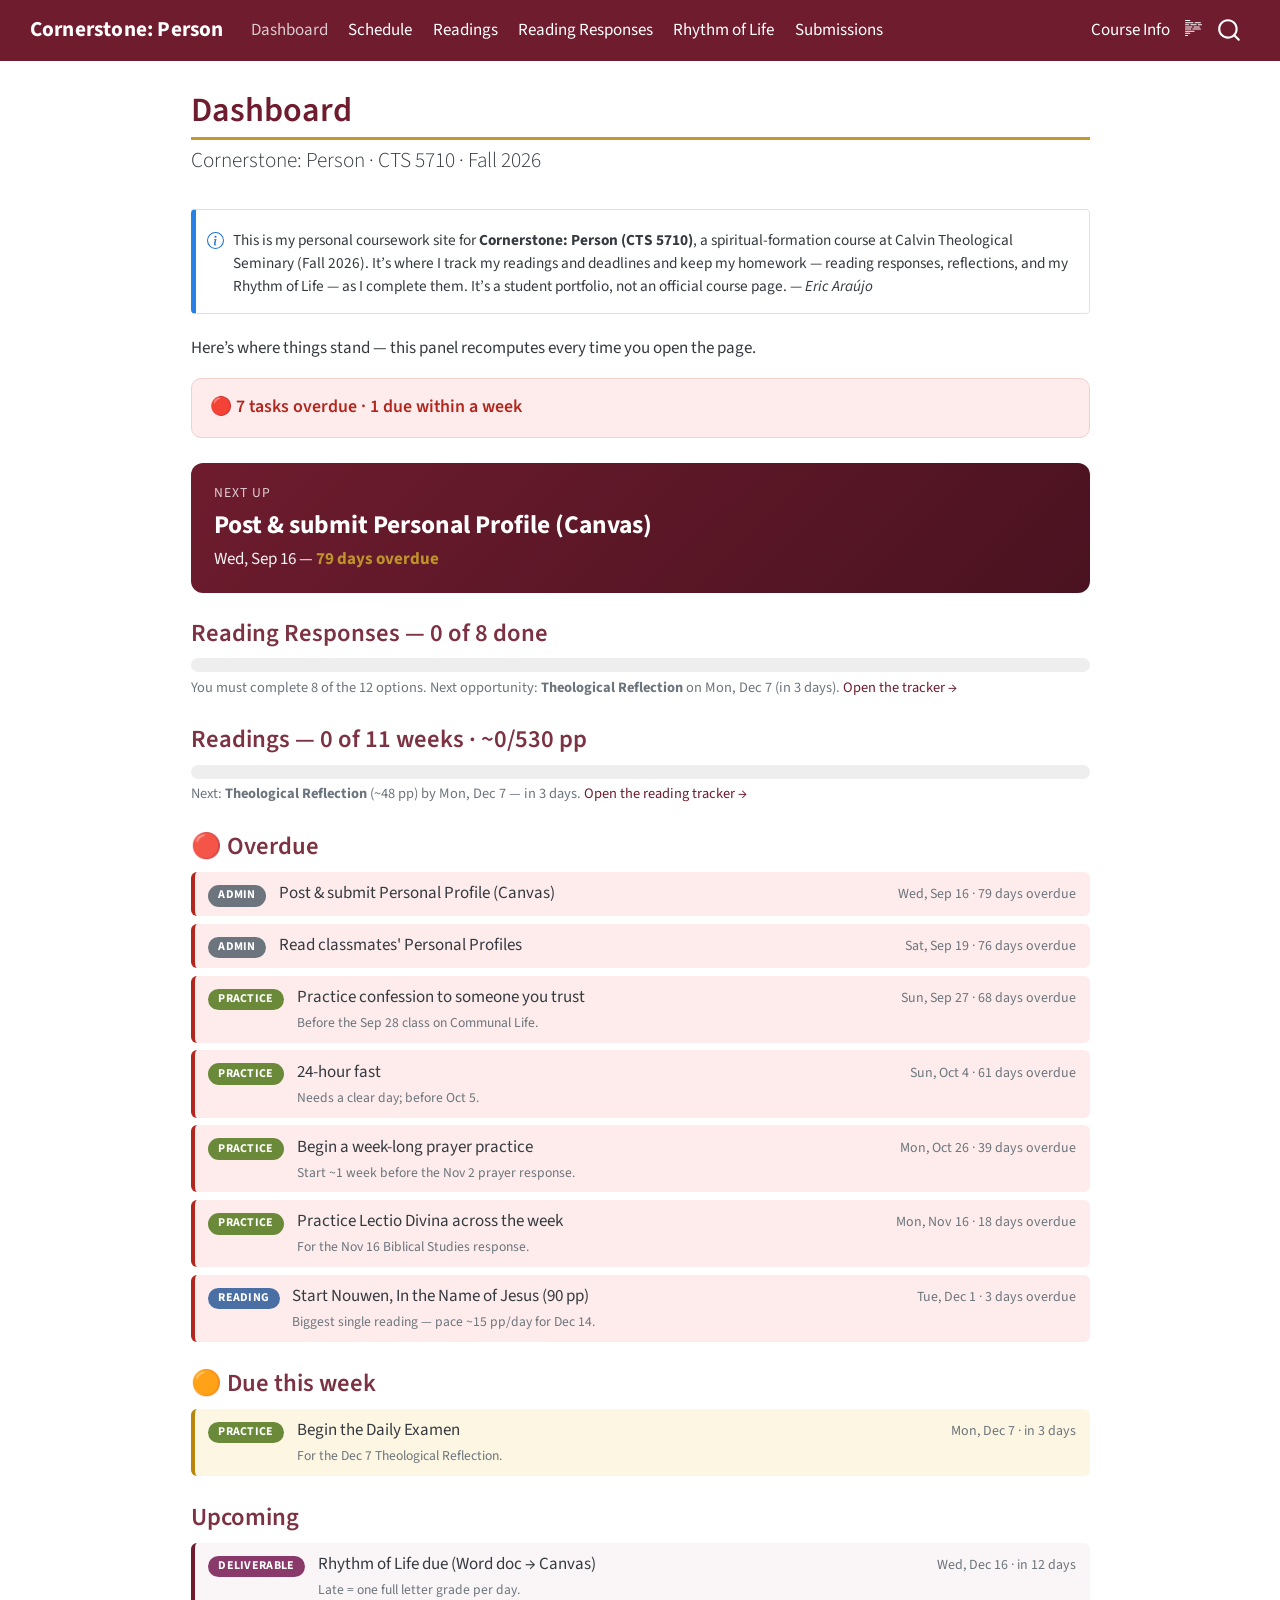
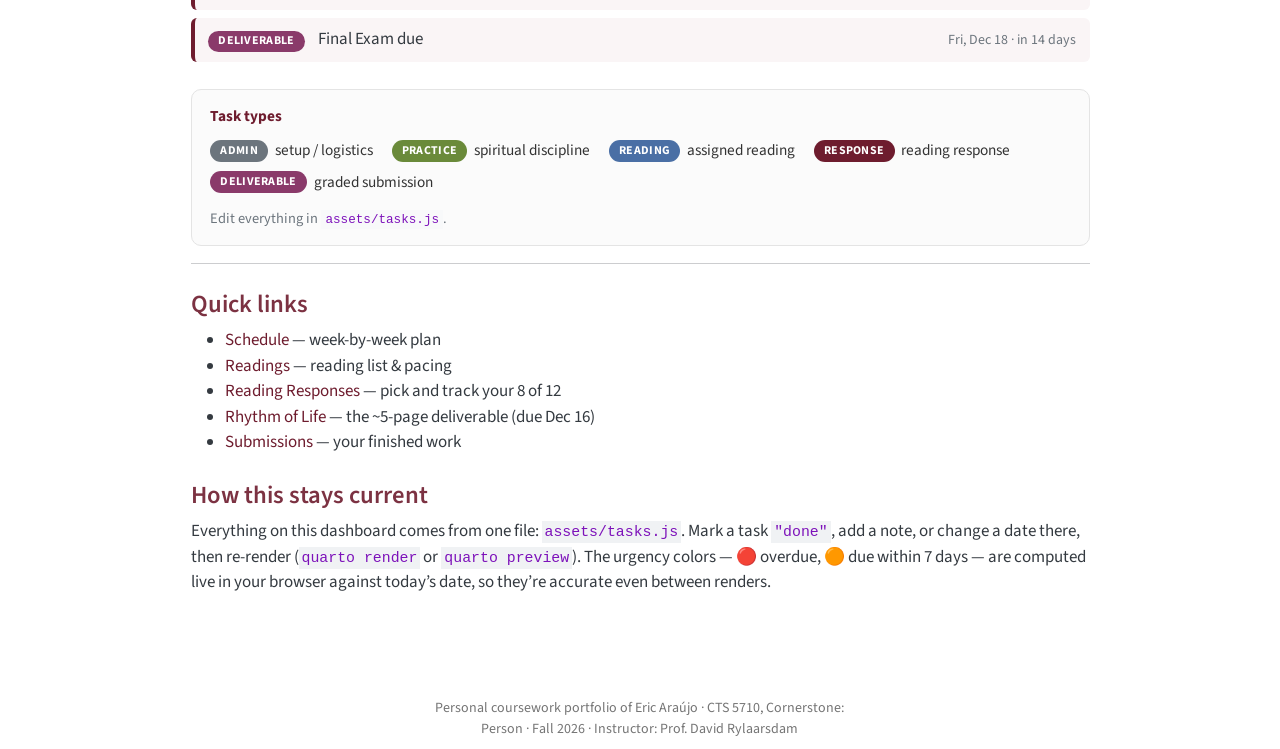
<file: index.html>
<!DOCTYPE html>
<html xmlns="http://www.w3.org/1999/xhtml" lang="en" xml:lang="en"><head>

<meta charset="utf-8">
<meta name="generator" content="quarto-1.9.38">

<meta name="viewport" content="width=device-width, initial-scale=1.0, user-scalable=yes">


<title>Dashboard – Cornerstone: Person</title>
<style>
/* Default styles provided by pandoc.
** See https://pandoc.org/MANUAL.html#variables-for-html for config info.
*/
code{white-space: pre-wrap;}
span.smallcaps{font-variant: small-caps;}
div.columns{display: flex; gap: min(4vw, 1.5em);}
div.column{flex: auto; overflow-x: auto;}
div.hanging-indent{margin-left: 1.5em; text-indent: -1.5em;}
ul.task-list{list-style: none;}
ul.task-list li input[type="checkbox"] {
  width: 0.8em;
  margin: 0 0.8em 0.2em -1em; /* quarto-specific, see https://github.com/quarto-dev/quarto-cli/issues/4556 */ 
  vertical-align: middle;
}
</style>


<script src="site_libs/quarto-nav/quarto-nav.js"></script>
<script src="site_libs/quarto-nav/headroom.min.js"></script>
<script src="site_libs/clipboard/clipboard.min.js"></script>
<script src="site_libs/quarto-search/autocomplete.umd.js"></script>
<script src="site_libs/quarto-search/fuse.min.js"></script>
<script src="site_libs/quarto-search/quarto-search.js"></script>
<meta name="quarto:offset" content="./">
<script src="site_libs/quarto-html/quarto.js" type="module"></script>
<script src="site_libs/quarto-html/tabsets/tabsets.js" type="module"></script>
<script src="site_libs/quarto-html/popper.min.js"></script>
<script src="site_libs/quarto-html/tippy.umd.min.js"></script>
<script src="site_libs/quarto-html/anchor.min.js"></script>
<link href="site_libs/quarto-html/tippy.css" rel="stylesheet">
<link href="site_libs/quarto-html/quarto-syntax-highlighting-15634bcf2e68342d4ad2dfa704d543f6.css" rel="stylesheet" id="quarto-text-highlighting-styles">
<script src="site_libs/bootstrap/bootstrap.min.js"></script>
<link href="site_libs/bootstrap/bootstrap-icons.css" rel="stylesheet">
<link href="site_libs/bootstrap/bootstrap-ba40bd4e4f482799bbd40f7eed9b15fd.min.css" rel="stylesheet" append-hash="true" id="quarto-bootstrap" data-mode="light">
<script id="quarto-search-options" type="application/json">{
  "location": "navbar",
  "copy-button": false,
  "collapse-after": 3,
  "panel-placement": "end",
  "type": "overlay",
  "limit": 50,
  "keyboard-shortcut": [
    "f",
    "/",
    "s"
  ],
  "show-item-context": false,
  "language": {
    "search-no-results-text": "No results",
    "search-matching-documents-text": "matching documents",
    "search-copy-link-title": "Copy link to search",
    "search-hide-matches-text": "Hide additional matches",
    "search-more-match-text": "more match in this document",
    "search-more-matches-text": "more matches in this document",
    "search-clear-button-title": "Clear",
    "search-text-placeholder": "",
    "search-detached-cancel-button-title": "Cancel",
    "search-submit-button-title": "Submit",
    "search-label": "Search"
  }
}</script>
<script>
/* =====================================================================
   Cornerstone: Person — task data + live dashboard
   ---------------------------------------------------------------------
   THIS IS YOUR SINGLE SOURCE OF TRUTH. Edit the TASKS array below.

   Each task:
     id     : unique short string
     title  : what it is (can include a Quarto link path)
     type   : "reading" | "response" | "practice" | "deliverable" | "admin"
     due    : "YYYY-MM-DD"  (deadline; responses/practices due at class time)
     status : "todo"     -> a committed task; shows in warnings
              "optional" -> a Reading Response option (you pick 8 of 12);
                            lives in the tracker, doesn't nag you
              "done"     -> finished; struck through, counts toward progress
     link   : (optional) URL/path, e.g. "submissions/rr1.qmd"
     note   : (optional) short reminder text
   ===================================================================== */
window.TASKS = [
  // --- Admin / start of term ---
  { id:"profile-submit", title:"Post & submit Personal Profile (Canvas)", type:"admin", due:"2026-09-16", status:"todo" },
  { id:"profile-read",   title:"Read classmates' Personal Profiles", type:"admin", due:"2026-09-19", status:"todo" },

  // --- Practices (start before the class that discusses them) ---
  { id:"prac-confession", title:"Practice confession to someone you trust", type:"practice", due:"2026-09-27", status:"todo", note:"Before the Sep 28 class on Communal Life." },
  { id:"prac-fast",       title:"24-hour fast", type:"practice", due:"2026-10-04", status:"todo", note:"Needs a clear day; before Oct 5." },
  { id:"prac-prayer-start", title:"Begin a week-long prayer practice", type:"practice", due:"2026-10-26", status:"todo", note:"Start ~1 week before the Nov 2 prayer response." },
  { id:"prac-lectio",     title:"Practice Lectio Divina across the week", type:"practice", due:"2026-11-16", status:"todo", note:"For the Nov 16 Biblical Studies response." },
  { id:"prac-examen",     title:"Begin the Daily Examen", type:"practice", due:"2026-12-07", status:"todo", note:"For the Dec 7 Theological Reflection." },
  { id:"read-nouwen",     title:"Start Nouwen, In the Name of Jesus (90 pp)", type:"reading", due:"2026-12-01", status:"todo", note:"Biggest single reading — pace ~15 pp/day for Dec 14." },

  // --- Reading Responses: choose 8 of these 12 (status "optional") ---
  { id:"rr1",  title:"RR — Dying & Rising", type:"response", due:"2026-09-21", status:"optional" },
  { id:"rr2",  title:"RR — Communal Life", type:"response", due:"2026-09-28", status:"optional" },
  { id:"rr3",  title:"RR — Silence, Solitude & Fasting", type:"response", due:"2026-10-05", status:"optional" },
  { id:"rr4",  title:"RR — Chastity, Simplicity, Generosity", type:"response", due:"2026-10-26", status:"optional" },
  { id:"rr5",  title:"RR — Prayer & Dark Nights", type:"response", due:"2026-11-02", status:"optional" },
  { id:"rr6",  title:"RR — Sabbath, Justice, Suffering", type:"response", due:"2026-11-09", status:"optional" },
  { id:"rr7",  title:"RR — Biblical Studies (Lectio)", type:"response", due:"2026-11-16", status:"optional" },
  { id:"rr8",  title:"RR — Gratitude (Thanksgiving)", type:"response", due:"2026-11-23", status:"optional" },
  { id:"rr9",  title:"RR — Theological Studies", type:"response", due:"2026-11-30", status:"optional" },
  { id:"rr10", title:"RR — Theological Reflection", type:"response", due:"2026-12-07", status:"optional" },
  { id:"rr11", title:"RR — Teachableness / Nouwen & Bill", type:"response", due:"2026-12-14", status:"optional" },
  { id:"rr12", title:"RR — 'Person in 20 years' (1 page)", type:"response", due:"2026-12-14", status:"optional" },

  // --- Deliverables ---
  { id:"rhythm", title:"Rhythm of Life due (Word doc → Canvas)", type:"deliverable", due:"2026-12-16", status:"todo", note:"Late = one full letter grade per day." },
  { id:"final",  title:"Final Exam due", type:"deliverable", due:"2026-12-18", status:"todo" }
];

/* ---------------------------------------------------------------------
   READINGS TRACKER — one row per class week that has reading.
   Set status:"done" when you've finished that week's reading.
   pages are my estimates from the assigned ranges (guides, not exact).
   --------------------------------------------------------------------- */
window.READINGS = [
  { week:"Sep 21", topic:"Dying & Rising", pages:45, due:"2026-09-21", status:"todo", items:[
    { who:"James K.A. Smith", what:"You Are What You Love, ch. 1", pages:"pp. 1–25" },
    { who:"Dallas Willard", what:"“Spiritual Formation as a Part of Salvation”", pages:"" },
    { who:"Eugene Peterson", what:"“On Pentecostals, Poets, and Professors” (Subversive Spirituality)", pages:"pp. 245–249, 252–256" }
  ]},
  { week:"Sep 28", topic:"Communal Life", pages:75, due:"2026-09-28", status:"todo", items:[
    { who:"Dietrich Bonhoeffer", what:"Life Together", pages:"pp. 21–57, 66–89, 110–122" },
    { who:"John Ortberg", what:"“Your Hidden Curriculum” (Leadership, 2009)", pages:"" }
  ]},
  { week:"Oct 5", topic:"Silence, Solitude & Fasting", pages:40, due:"2026-10-05", status:"todo", items:[
    { who:"Kathleen Norris", what:"Amazing Grace: A Vocabulary of Faith", pages:"pp. 16–17" },
    { who:"Choose one", what:"Nouwen, The Way of the Heart (pp. 19–40) — OR — Sue Monk Kidd, Firstlight (pp. 160–168)", pages:"" },
    { who:"Len Vander Zee", what:"“Retreating into Real Life” (The Banner)", pages:"pp. 14–17" },
    { who:"Richard Foster", what:"Celebration of Discipline, ch. 4 (Fasting)", pages:"pp. 47–61" },
    { who:"Watch", what:"Tech-fasting video (youtube.com/watch?v=dRl8EIhrQjQ)", pages:"" }
  ]},
  { week:"Oct 26", topic:"Chastity, Simplicity, Generosity", pages:47, due:"2026-10-26", status:"todo", items:[
    { who:"Rebecca K. DeYoung", what:"Glittering Vices", pages:"pp. 159–179" },
    { who:"Mother Teresa", what:"No Greater Love", pages:"pp. 38–49" },
    { who:"Richard Foster", what:"Celebration of Discipline (Simplicity)", pages:"pp. 79–95" }
  ]},
  { week:"Nov 2", topic:"Prayer & Dark Nights", pages:41, due:"2026-11-02", status:"todo", items:[
    { who:"Eugene Peterson", what:"“Praying by the Book” (Working the Angles)", pages:"pp. 30–43" },
    { who:"Marjorie Thompson", what:"“Communication and Communion with God” (Soul Feast)", pages:"pp. 33–55" },
    { who:"Brother Lawrence", what:"The Practice of the Presence of God (in Devotional Classics)", pages:"pp. 81–87" }
  ]},
  { week:"Nov 9", topic:"Sabbath, Justice, Suffering", pages:62, due:"2026-11-09", status:"todo", items:[
    { who:"Barbara Brown Taylor", what:"The Preaching Life", pages:"pp. 26–39" },
    { who:"Eugene Peterson", what:"Working the Angles", pages:"pp. 44–53" },
    { who:"Martin Luther King, Jr.", what:"Selections: “Nonviolence and Racial Justice,” “Letter from a Birmingham Jail,” “A Tough Mind and a Tender Heart,” “I See the Promised Land”", pages:"" }
  ]},
  { week:"Nov 16", topic:"Biblical Studies", pages:29, due:"2026-11-16", status:"todo", items:[
    { who:"Marjorie Thompson", what:"“Chewing the Bread of the Word” (Soul Feast)", pages:"pp. 19–31" },
    { who:"Athanasius", what:"Letter to Marcellinus (in On the Incarnation) — assigned pages only!", pages:"pp. 97–108, 114–119" }
  ]},
  { week:"Nov 23", topic:"Gratitude", pages:5, due:"2026-11-23", status:"todo", items:[
    { who:"—", what:"No assigned reading. Thanksgiving break: an opportunity to write a gratitude response.", pages:"" }
  ]},
  { week:"Nov 30", topic:"Theological Studies", pages:28, due:"2026-11-30", status:"todo", items:[
    { who:"Eugene Peterson", what:"“The Seminary as a Place of Spiritual Formation” (Subversive Spirituality)", pages:"pp. 54–60" },
    { who:"Robert L. Wilken", what:"“Finding God and Seeking God” (The Spirit of Early Christian Thought)", pages:"pp. 106–109" },
    { who:"Diogenes Allen", what:"“Christian Doctrine and the Spiritual Life” (Spiritual Theology)", pages:"pp. 152–158" },
    { who:"Ellen Charry", what:"“John Calvin” (By the Renewing of Your Minds)", pages:"pp. 199, 201–205, 210–217" }
  ]},
  { week:"Dec 7", topic:"Theological Reflection", pages:48, due:"2026-12-07", status:"todo", items:[
    { who:"David Rylaarsdam", what:"“Theological Reflection in Augustine’s Confessions” (For God So Loved the World)", pages:"pp. 199–209" },
    { who:"Augustine", what:"Confessions, Book 1 OR Book 8", pages:"pp. 14–33 or 137–157" },
    { who:"Sue Monk Kidd", what:"Firstlight", pages:"pp. 95–113" },
    { who:"Read or watch", what:"“Daily Examen” — OR — the Examen video (ignatianspirituality.com)", pages:"" }
  ]},
  { week:"Dec 14", topic:"Life-Long Formation", pages:110, due:"2026-12-14", status:"todo", items:[
    { who:"David Rylaarsdam", what:"“A Teachable Teacher: Docilitas and the Vocation of John Calvin” (Marginal Resistance)", pages:"pp. 165–180" },
    { who:"Henri Nouwen", what:"In the Name of Jesus — ⚠️ 90 pp, start early", pages:"pp. 11–101" },
    { who:"Eugene Peterson", what:"“Developing a ‘lived theology’ of the call” (interview)", pages:"" },
    { who:"Diana Butler Bass", what:"“Intentionality, Practice, and Vitality”", pages:"" }
  ]}
];

/* ---- Dashboard renderer (runs only where #task-dashboard exists) ---- */
(function () {
  function parseDate(s){ const [y,m,d]=s.split("-").map(Number); return new Date(y, m-1, d); }
  function today(){ const t=new Date(); return new Date(t.getFullYear(), t.getMonth(), t.getDate()); }
  function daysUntil(s){ return Math.round((parseDate(s)-today())/86400000); }
  function fmt(s){ return parseDate(s).toLocaleDateString(undefined,{weekday:"short",month:"short",day:"numeric"}); }
  function rel(n){ if(n<0) return `${-n} day${n===-1?"":"s"} overdue`; if(n===0) return "due today"; if(n===1) return "due tomorrow"; return `in ${n} days`; }

  function taskHTML(t, cls){
    const link = t.link ? `<a href="${t.link}">${t.title}</a>` : t.title;
    const note = t.note ? `<span class="note">${t.note}</span>` : "";
    return `<div class="task ${cls}">
      <span class="pill ${t.type}">${t.type}</span>
      <span class="body">${link}${note}</span>
      <span class="meta">${fmt(t.due)} · ${rel(daysUntil(t.due))}</span>
    </div>`;
  }

  function render(){
    const root = document.getElementById("task-dashboard");
    if(!root) return;
    const tasks = window.TASKS.slice();

    // Committed (todo) tasks drive the warnings
    const committed = tasks.filter(t=>t.status==="todo");
    const overdue  = committed.filter(t=>daysUntil(t.due)<0).sort((a,b)=>parseDate(a.due)-parseDate(b.due));
    const soon     = committed.filter(t=>{const d=daysUntil(t.due);return d>=0&&d<=7;}).sort((a,b)=>parseDate(a.due)-parseDate(b.due));
    const upcoming = committed.filter(t=>daysUntil(t.due)>7).sort((a,b)=>parseDate(a.due)-parseDate(b.due));
    const done     = tasks.filter(t=>t.status==="done").sort((a,b)=>parseDate(b.due)-parseDate(a.due));

    // Banner
    let banner="", bclass="ok";
    if(overdue.length){ bclass="alert"; banner=`🔴 ${overdue.length} task${overdue.length>1?"s":""} overdue`+(soon.length?` · ${soon.length} due within a week`:""); }
    else if(soon.length){ bclass="warn"; banner=`🟠 ${soon.length} task${soon.length>1?"s":""} due within the next 7 days`; }
    else { banner="🟢 Nothing due in the next 7 days — nice work."; }

    // Hero: next committed deadline not done
    const next=[...overdue,...soon,...upcoming][0];
    const hero = next
      ? `<div class="dash-hero"><div class="label">Next up</div>
           <div class="title">${next.title}</div>
           <div class="when">${fmt(next.due)} — <b>${rel(daysUntil(next.due))}</b></div></div>`
      : `<div class="dash-hero"><div class="label">Next up</div><div class="title">All caught up 🎉</div></div>`;

    // Reading Response progress
    const responses = tasks.filter(t=>t.type==="response");
    const rrDone = responses.filter(t=>t.status==="done").length;
    const rrNext = responses.filter(t=>t.status!=="done" && daysUntil(t.due)>=0)
                            .sort((a,b)=>parseDate(a.due)-parseDate(b.due))[0];
    const pct = Math.min(100, Math.round(rrDone/8*100));
    const rrBlock = `
      <div class="task-group">
        <h3>Reading Responses — ${rrDone} of 8 done</h3>
        <div class="progress-wrap">
          <div class="progress-bar-outer"><div class="progress-bar-inner" style="width:${pct}%"></div></div>
          <div class="progress-label">You must complete 8 of the 12 options.${rrNext?` Next opportunity: <b>${rrNext.title.replace("RR — ","")}</b> on ${fmt(rrNext.due)} (${rel(daysUntil(rrNext.due))}).`:""} <a href="responses.html">Open the tracker →</a></div>
        </div>
      </div>`;

    // Reading progress
    const readings = (window.READINGS||[]);
    const rDone = readings.filter(r=>r.status==="done").length;
    const rPages = readings.reduce((s,r)=>s+r.pages,0);
    const rPagesDone = readings.filter(r=>r.status==="done").reduce((s,r)=>s+r.pages,0);
    const rNext = readings.filter(r=>r.status!=="done" && daysUntil(r.due)>=0)
                          .sort((a,b)=>parseDate(a.due)-parseDate(b.due))[0];
    const rPct = readings.length? Math.round(rDone/readings.length*100):0;
    const readBlock = `
      <div class="task-group">
        <h3>Readings — ${rDone} of ${readings.length} weeks · ~${rPagesDone}/${rPages} pp</h3>
        <div class="progress-wrap">
          <div class="progress-bar-outer"><div class="progress-bar-inner" style="width:${rPct}%"></div></div>
          <div class="progress-label">${rNext?`Next: <b>${rNext.topic}</b> (~${rNext.pages} pp) by ${fmt(rNext.due)} — ${rel(daysUntil(rNext.due))}.`:"All reading done 🎉"} <a href="readings.html">Open the reading tracker →</a></div>
        </div>
      </div>`;

    function group(title, arr, cls){
      if(!arr.length) return "";
      return `<div class="task-group"><h3>${title}</h3>${arr.map(t=>taskHTML(t,cls)).join("")}</div>`;
    }

    const legend = `
      <div class="type-legend">
        <span class="legend-title">Task types</span>
        <span class="legend-item"><span class="pill admin">admin</span> setup / logistics</span>
        <span class="legend-item"><span class="pill practice">practice</span> spiritual discipline</span>
        <span class="legend-item"><span class="pill reading">reading</span> assigned reading</span>
        <span class="legend-item"><span class="pill response">response</span> reading response</span>
        <span class="legend-item"><span class="pill deliverable">deliverable</span> graded submission</span>
        <span class="legend-note">Edit everything in <code>assets/tasks.js</code>.</span>
      </div>`;

    root.innerHTML =
      `<div id="dash-banner" class="${bclass}">${banner}</div>` +
      hero +
      rrBlock +
      readBlock +
      group("🔴 Overdue", overdue, "overdue") +
      group("🟠 Due this week", soon, "soon") +
      group("Upcoming", upcoming, "upcoming") +
      (done.length?`<details class="task-group"><summary><b>✅ Completed (${done.length})</b></summary>${done.map(t=>taskHTML(t,"done")).join("")}</details>`:"") +
      legend;
  }

  // Full reading tracker (for readings.qmd via #reading-tracker) — itemized per week
  function renderReadingTracker(){
    const root=document.getElementById("reading-tracker");
    if(!root||!window.READINGS) return;
    const cards=window.READINGS.map(r=>{
      const d=daysUntil(r.due); const done=r.status==="done";
      let cls="rc-upcoming",badge="upcoming";
      if(done){cls="rc-done";badge="✔ read";}
      else if(d<0){cls="rc-overdue";badge=rel(d);}
      else if(d<=7){cls="rc-soon";badge=rel(d);}
      else {badge=rel(d);}
      const items=(r.items||[]).map(it=>`
        <li>
          <span class="rl-who">${it.who}</span>
          <span class="rl-what">${it.what}</span>
          ${it.pages?`<span class="rl-pages">${it.pages}</span>`:""}
        </li>`).join("");
      return `<div class="reading-card ${cls}">
        <div class="reading-card-head">
          <span class="rc-check">${done?"✅":"☐"}</span>
          <span class="rc-week">${r.week}</span>
          <span class="rc-topic">${r.topic}</span>
          <span class="rc-meta">~${r.pages} pp · <b>${badge}</b></span>
        </div>
        <ul class="reading-list">${items}</ul>
      </div>`;
    }).join("");
    const total=window.READINGS.reduce((s,r)=>s+r.pages,0);
    const doneN=window.READINGS.filter(r=>r.status==="done").length;
    root.innerHTML=`
      <p class="progress-label">${doneN} of ${window.READINGS.length} weeks read · ~${total} pp total. Mark a week <code>"done"</code> in <code>assets/tasks.js</code> to check it off.</p>
      ${cards}`;
  }

  function boot(){ render(); renderReadingTracker(); }
  if(document.readyState==="loading") document.addEventListener("DOMContentLoaded", boot);
  else boot();
})();
</script>


<link rel="stylesheet" href="assets/dashboard-style.css">
</head>

<body class="nav-fixed fullcontent quarto-light">

<div id="quarto-search-results"></div>
  <header id="quarto-header" class="headroom fixed-top">
    <nav class="navbar navbar-expand-lg " data-bs-theme="dark">
      <div class="navbar-container container-fluid">
      <div class="navbar-brand-container mx-auto">
    <a class="navbar-brand" href="./index.html">
    <span class="navbar-title">Cornerstone: Person</span>
    </a>
  </div>
            <div id="quarto-search" class="" title="Search"></div>
          <button class="navbar-toggler" type="button" data-bs-toggle="collapse" data-bs-target="#navbarCollapse" aria-controls="navbarCollapse" role="menu" aria-expanded="false" aria-label="Toggle navigation" onclick="if (window.quartoToggleHeadroom) { window.quartoToggleHeadroom(); }">
  <span class="navbar-toggler-icon"></span>
</button>
          <div class="collapse navbar-collapse" id="navbarCollapse">
            <ul class="navbar-nav navbar-nav-scroll me-auto">
  <li class="nav-item">
    <a class="nav-link active" href="./index.html" aria-current="page"> 
<span class="menu-text">Dashboard</span></a>
  </li>  
  <li class="nav-item">
    <a class="nav-link" href="./schedule.html"> 
<span class="menu-text">Schedule</span></a>
  </li>  
  <li class="nav-item">
    <a class="nav-link" href="./readings.html"> 
<span class="menu-text">Readings</span></a>
  </li>  
  <li class="nav-item">
    <a class="nav-link" href="./responses.html"> 
<span class="menu-text">Reading Responses</span></a>
  </li>  
  <li class="nav-item">
    <a class="nav-link" href="./rhythm.html"> 
<span class="menu-text">Rhythm of Life</span></a>
  </li>  
  <li class="nav-item">
    <a class="nav-link" href="./submissions.html"> 
<span class="menu-text">Submissions</span></a>
  </li>  
</ul>
            <ul class="navbar-nav navbar-nav-scroll ms-auto">
  <li class="nav-item">
    <a class="nav-link" href="./about.html"> 
<span class="menu-text">Course Info</span></a>
  </li>  
</ul>
          </div> <!-- /navcollapse -->
            <div class="quarto-navbar-tools">
  <a href="" class="quarto-reader-toggle quarto-navigation-tool px-1" onclick="window.quartoToggleReader(); return false;" title="Toggle reader mode">
  <div class="quarto-reader-toggle-btn">
  <i class="bi"></i>
  </div>
</a>
</div>
      </div> <!-- /container-fluid -->
    </nav>
</header>
<!-- content -->
<div id="quarto-content" class="quarto-container page-columns page-rows-contents page-layout-article page-navbar">
<!-- sidebar -->
<!-- margin-sidebar -->
    
<!-- main -->
<main class="content" id="quarto-document-content">

<header id="title-block-header" class="quarto-title-block default">
<div class="quarto-title">
<h1 class="title">Dashboard</h1>
<p class="subtitle lead">Cornerstone: Person · CTS 5710 · Fall 2026</p>
</div>



<div class="quarto-title-meta">

    
  
    
  </div>
  


</header>


<div class="callout callout-style-simple callout-note">
<div class="callout-body d-flex">
<div class="callout-icon-container">
<i class="callout-icon"></i>
</div>
<div class="callout-body-container">
<p>This is my personal coursework site for <strong>Cornerstone: Person (CTS 5710)</strong>, a spiritual-formation course at Calvin Theological Seminary (Fall 2026). It’s where I track my readings and deadlines and keep my homework — reading responses, reflections, and my Rhythm of Life — as I complete them. It’s a student portfolio, not an official course page. — <em>Eric Araújo</em></p>
</div>
</div>
</div>
<p>Here’s where things stand — this panel recomputes every time you open the page.</p>
<div id="task-dashboard">
<p><em>Loading your tasks…</em></p>
</div>
<hr>
<section id="quick-links" class="level3">
<h3 class="anchored" data-anchor-id="quick-links">Quick links</h3>
<ul>
<li><a href="./schedule.html">Schedule</a> — week-by-week plan</li>
<li><a href="./readings.html">Readings</a> — reading list &amp; pacing</li>
<li><a href="./responses.html">Reading Responses</a> — pick and track your 8 of 12</li>
<li><a href="./rhythm.html">Rhythm of Life</a> — the ~5-page deliverable (due Dec 16)</li>
<li><a href="./submissions.html">Submissions</a> — your finished work</li>
</ul>
</section>
<section id="how-this-stays-current" class="level3">
<h3 class="anchored" data-anchor-id="how-this-stays-current">How this stays current</h3>
<p>Everything on this dashboard comes from one file: <strong><code>assets/tasks.js</code></strong>. Mark a task <code>"done"</code>, add a note, or change a date there, then re-render (<code>quarto render</code> or <code>quarto preview</code>). The urgency colors — 🔴 overdue, 🟠 due within 7 days — are computed live in your browser against today’s date, so they’re accurate even between renders.</p>


</section>

</main> <!-- /main -->
<script id="quarto-html-after-body" type="application/javascript">
  window.document.addEventListener("DOMContentLoaded", function (event) {
    const icon = "";
    const anchorJS = new window.AnchorJS();
    anchorJS.options = {
      placement: 'right',
      icon: icon
    };
    anchorJS.add('.anchored');
    const isCodeAnnotation = (el) => {
      for (const clz of el.classList) {
        if (clz.startsWith('code-annotation-')) {                     
          return true;
        }
      }
      return false;
    }
    const onCopySuccess = function(e) {
      // button target
      const button = e.trigger;
      // don't keep focus
      button.blur();
      // flash "checked"
      button.classList.add('code-copy-button-checked');
      var currentTitle = button.getAttribute("title");
      button.setAttribute("title", "Copied!");
      let tooltip;
      if (window.bootstrap) {
        button.setAttribute("data-bs-toggle", "tooltip");
        button.setAttribute("data-bs-placement", "left");
        button.setAttribute("data-bs-title", "Copied!");
        tooltip = new bootstrap.Tooltip(button, 
          { trigger: "manual", 
            customClass: "code-copy-button-tooltip",
            offset: [0, -8]});
        tooltip.show();    
      }
      setTimeout(function() {
        if (tooltip) {
          tooltip.hide();
          button.removeAttribute("data-bs-title");
          button.removeAttribute("data-bs-toggle");
          button.removeAttribute("data-bs-placement");
        }
        button.setAttribute("title", currentTitle);
        button.classList.remove('code-copy-button-checked');
      }, 1000);
      // clear code selection
      e.clearSelection();
    }
    const getTextToCopy = function(trigger) {
      const outerScaffold = trigger.parentElement.cloneNode(true);
      const codeEl = outerScaffold.querySelector('code');
      for (const childEl of codeEl.children) {
        if (isCodeAnnotation(childEl)) {
          childEl.remove();
        }
      }
      return codeEl.innerText;
    }
    const clipboard = new window.ClipboardJS('.code-copy-button:not([data-in-quarto-modal])', {
      text: getTextToCopy
    });
    clipboard.on('success', onCopySuccess);
    if (window.document.getElementById('quarto-embedded-source-code-modal')) {
      const clipboardModal = new window.ClipboardJS('.code-copy-button[data-in-quarto-modal]', {
        text: getTextToCopy,
        container: window.document.getElementById('quarto-embedded-source-code-modal')
      });
      clipboardModal.on('success', onCopySuccess);
    }
      var localhostRegex = new RegExp(/^(?:http|https):\/\/localhost\:?[0-9]*\//);
      var mailtoRegex = new RegExp(/^mailto:/);
        var filterRegex = new RegExp("https:\/\/ericaraujophd\.github\.io\/26FA-Cornerstone-Person\/");
      var isInternal = (href) => {
          return filterRegex.test(href) || localhostRegex.test(href) || mailtoRegex.test(href);
      }
      // Inspect non-navigation links and adorn them if external
     var links = window.document.querySelectorAll('a[href]:not(.nav-link):not(.navbar-brand):not(.toc-action):not(.sidebar-link):not(.sidebar-item-toggle):not(.pagination-link):not(.no-external):not([aria-hidden]):not(.dropdown-item):not(.quarto-navigation-tool):not(.about-link)');
      for (var i=0; i<links.length; i++) {
        const link = links[i];
        if (!isInternal(link.href)) {
          // undo the damage that might have been done by quarto-nav.js in the case of
          // links that we want to consider external
          if (link.dataset.originalHref !== undefined) {
            link.href = link.dataset.originalHref;
          }
        }
      }
    function tippyHover(el, contentFn, onTriggerFn, onUntriggerFn) {
      const config = {
        allowHTML: true,
        maxWidth: 500,
        delay: 100,
        arrow: false,
        appendTo: function(el) {
            return el.parentElement;
        },
        interactive: true,
        interactiveBorder: 10,
        theme: 'quarto',
        placement: 'bottom-start',
      };
      if (contentFn) {
        config.content = contentFn;
      }
      if (onTriggerFn) {
        config.onTrigger = onTriggerFn;
      }
      if (onUntriggerFn) {
        config.onUntrigger = onUntriggerFn;
      }
      window.tippy(el, config); 
    }
    const noterefs = window.document.querySelectorAll('a[role="doc-noteref"]');
    for (var i=0; i<noterefs.length; i++) {
      const ref = noterefs[i];
      tippyHover(ref, function() {
        // use id or data attribute instead here
        let href = ref.getAttribute('data-footnote-href') || ref.getAttribute('href');
        try { href = new URL(href).hash; } catch {}
        const id = href.replace(/^#\/?/, "");
        const note = window.document.getElementById(id);
        if (note) {
          return note.innerHTML;
        } else {
          return "";
        }
      });
    }
    const xrefs = window.document.querySelectorAll('a.quarto-xref');
    const processXRef = (id, note) => {
      // Strip column container classes
      const stripColumnClz = (el) => {
        el.classList.remove("page-full", "page-columns");
        if (el.children) {
          for (const child of el.children) {
            stripColumnClz(child);
          }
        }
      }
      stripColumnClz(note)
      if (id === null || id.startsWith('sec-')) {
        // Special case sections, only their first couple elements
        const container = document.createElement("div");
        if (note.children && note.children.length > 2) {
          container.appendChild(note.children[0].cloneNode(true));
          for (let i = 1; i < note.children.length; i++) {
            const child = note.children[i];
            if (child.tagName === "P" && child.innerText === "") {
              continue;
            } else {
              container.appendChild(child.cloneNode(true));
              break;
            }
          }
          if (window.Quarto?.typesetMath) {
            window.Quarto.typesetMath(container);
          }
          return container.innerHTML
        } else {
          if (window.Quarto?.typesetMath) {
            window.Quarto.typesetMath(note);
          }
          return note.innerHTML;
        }
      } else {
        // Remove any anchor links if they are present
        const anchorLink = note.querySelector('a.anchorjs-link');
        if (anchorLink) {
          anchorLink.remove();
        }
        if (window.Quarto?.typesetMath) {
          window.Quarto.typesetMath(note);
        }
        if (note.classList.contains("callout")) {
          return note.outerHTML;
        } else {
          return note.innerHTML;
        }
      }
    }
    for (var i=0; i<xrefs.length; i++) {
      const xref = xrefs[i];
      tippyHover(xref, undefined, function(instance) {
        instance.disable();
        let url = xref.getAttribute('href');
        let hash = undefined; 
        if (url.startsWith('#')) {
          hash = url;
        } else {
          try { hash = new URL(url).hash; } catch {}
        }
        if (hash) {
          const id = hash.replace(/^#\/?/, "");
          const note = window.document.getElementById(id);
          if (note !== null) {
            try {
              const html = processXRef(id, note.cloneNode(true));
              instance.setContent(html);
            } finally {
              instance.enable();
              instance.show();
            }
          } else {
            // See if we can fetch this
            fetch(url.split('#')[0])
            .then(res => res.text())
            .then(html => {
              const parser = new DOMParser();
              const htmlDoc = parser.parseFromString(html, "text/html");
              const note = htmlDoc.getElementById(id);
              if (note !== null) {
                const html = processXRef(id, note);
                instance.setContent(html);
              } 
            }).finally(() => {
              instance.enable();
              instance.show();
            });
          }
        } else {
          // See if we can fetch a full url (with no hash to target)
          // This is a special case and we should probably do some content thinning / targeting
          fetch(url)
          .then(res => res.text())
          .then(html => {
            const parser = new DOMParser();
            const htmlDoc = parser.parseFromString(html, "text/html");
            const note = htmlDoc.querySelector('main.content');
            if (note !== null) {
              // This should only happen for chapter cross references
              // (since there is no id in the URL)
              // remove the first header
              if (note.children.length > 0 && note.children[0].tagName === "HEADER") {
                note.children[0].remove();
              }
              const html = processXRef(null, note);
              instance.setContent(html);
            } 
          }).finally(() => {
            instance.enable();
            instance.show();
          });
        }
      }, function(instance) {
      });
    }
        let selectedAnnoteEl;
        const selectorForAnnotation = ( cell, annotation) => {
          let cellAttr = 'data-code-cell="' + cell + '"';
          let lineAttr = 'data-code-annotation="' +  annotation + '"';
          const selector = 'span[' + cellAttr + '][' + lineAttr + ']';
          return selector;
        }
        const selectCodeLines = (annoteEl) => {
          const doc = window.document;
          const targetCell = annoteEl.getAttribute("data-target-cell");
          const targetAnnotation = annoteEl.getAttribute("data-target-annotation");
          const annoteSpan = window.document.querySelector(selectorForAnnotation(targetCell, targetAnnotation));
          const lines = annoteSpan.getAttribute("data-code-lines").split(",");
          const lineIds = lines.map((line) => {
            return targetCell + "-" + line;
          })
          let top = null;
          let height = null;
          let parent = null;
          if (lineIds.length > 0) {
              //compute the position of the single el (top and bottom and make a div)
              const el = window.document.getElementById(lineIds[0]);
              top = el.offsetTop;
              height = el.offsetHeight;
              parent = el.parentElement.parentElement;
            if (lineIds.length > 1) {
              const lastEl = window.document.getElementById(lineIds[lineIds.length - 1]);
              const bottom = lastEl.offsetTop + lastEl.offsetHeight;
              height = bottom - top;
            }
            if (top !== null && height !== null && parent !== null) {
              // cook up a div (if necessary) and position it 
              let div = window.document.getElementById("code-annotation-line-highlight");
              if (div === null) {
                div = window.document.createElement("div");
                div.setAttribute("id", "code-annotation-line-highlight");
                div.style.position = 'absolute';
                parent.appendChild(div);
              }
              div.style.top = top - 2 + "px";
              div.style.height = height + 4 + "px";
              div.style.left = 0;
              let gutterDiv = window.document.getElementById("code-annotation-line-highlight-gutter");
              if (gutterDiv === null) {
                gutterDiv = window.document.createElement("div");
                gutterDiv.setAttribute("id", "code-annotation-line-highlight-gutter");
                gutterDiv.style.position = 'absolute';
                const codeCell = window.document.getElementById(targetCell);
                const gutter = codeCell.querySelector('.code-annotation-gutter');
                gutter.appendChild(gutterDiv);
              }
              gutterDiv.style.top = top - 2 + "px";
              gutterDiv.style.height = height + 4 + "px";
            }
            selectedAnnoteEl = annoteEl;
          }
        };
        const unselectCodeLines = () => {
          const elementsIds = ["code-annotation-line-highlight", "code-annotation-line-highlight-gutter"];
          elementsIds.forEach((elId) => {
            const div = window.document.getElementById(elId);
            if (div) {
              div.remove();
            }
          });
          selectedAnnoteEl = undefined;
        };
          // Handle positioning of the toggle
      window.addEventListener(
        "resize",
        throttle(() => {
          elRect = undefined;
          if (selectedAnnoteEl) {
            selectCodeLines(selectedAnnoteEl);
          }
        }, 10)
      );
      function throttle(fn, ms) {
      let throttle = false;
      let timer;
        return (...args) => {
          if(!throttle) { // first call gets through
              fn.apply(this, args);
              throttle = true;
          } else { // all the others get throttled
              if(timer) clearTimeout(timer); // cancel #2
              timer = setTimeout(() => {
                fn.apply(this, args);
                timer = throttle = false;
              }, ms);
          }
        };
      }
        // Attach click handler to the DT
        const annoteDls = window.document.querySelectorAll('dt[data-target-cell]');
        for (const annoteDlNode of annoteDls) {
          annoteDlNode.addEventListener('click', (event) => {
            const clickedEl = event.target;
            if (clickedEl !== selectedAnnoteEl) {
              unselectCodeLines();
              const activeEl = window.document.querySelector('dt[data-target-cell].code-annotation-active');
              if (activeEl) {
                activeEl.classList.remove('code-annotation-active');
              }
              selectCodeLines(clickedEl);
              clickedEl.classList.add('code-annotation-active');
            } else {
              // Unselect the line
              unselectCodeLines();
              clickedEl.classList.remove('code-annotation-active');
            }
          });
        }
    const findCites = (el) => {
      const parentEl = el.parentElement;
      if (parentEl) {
        const cites = parentEl.dataset.cites;
        if (cites) {
          return {
            el,
            cites: cites.split(' ')
          };
        } else {
          return findCites(el.parentElement)
        }
      } else {
        return undefined;
      }
    };
    var bibliorefs = window.document.querySelectorAll('a[role="doc-biblioref"]');
    for (var i=0; i<bibliorefs.length; i++) {
      const ref = bibliorefs[i];
      const citeInfo = findCites(ref);
      if (citeInfo) {
        tippyHover(citeInfo.el, function() {
          var popup = window.document.createElement('div');
          citeInfo.cites.forEach(function(cite) {
            var citeDiv = window.document.createElement('div');
            citeDiv.classList.add('hanging-indent');
            citeDiv.classList.add('csl-entry');
            var biblioDiv = window.document.getElementById('ref-' + cite);
            if (biblioDiv) {
              citeDiv.innerHTML = biblioDiv.innerHTML;
            }
            popup.appendChild(citeDiv);
          });
          return popup.innerHTML;
        });
      }
    }
  });
  </script>
</div> <!-- /content -->
<footer class="footer">
  <div class="nav-footer">
    <div class="nav-footer-left">
      &nbsp;
    </div>   
    <div class="nav-footer-center">
<p>Personal coursework portfolio of Eric Araújo · CTS 5710, Cornerstone: Person · Fall 2026 · Instructor: Prof.&nbsp;David Rylaarsdam</p>
</div>
    <div class="nav-footer-right">
      &nbsp;
    </div>
  </div>
</footer>




</body></html>
</file>
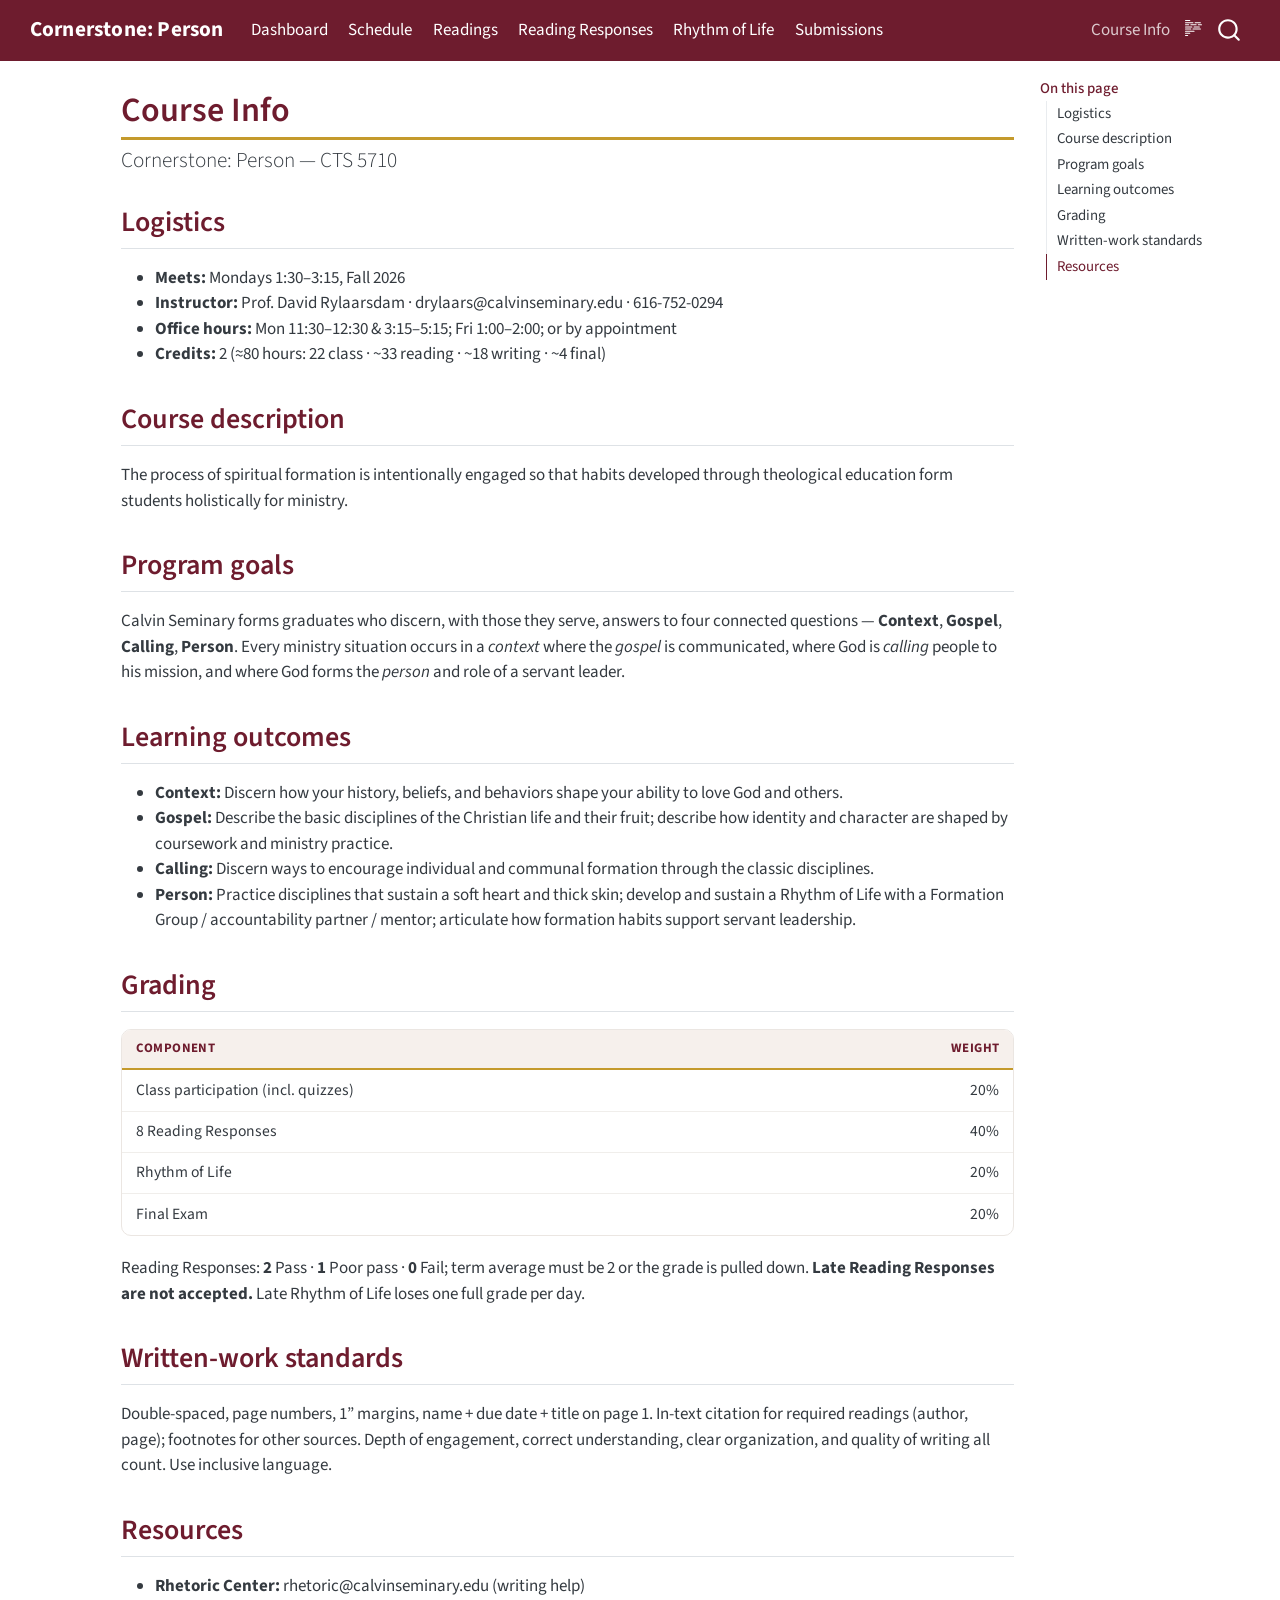
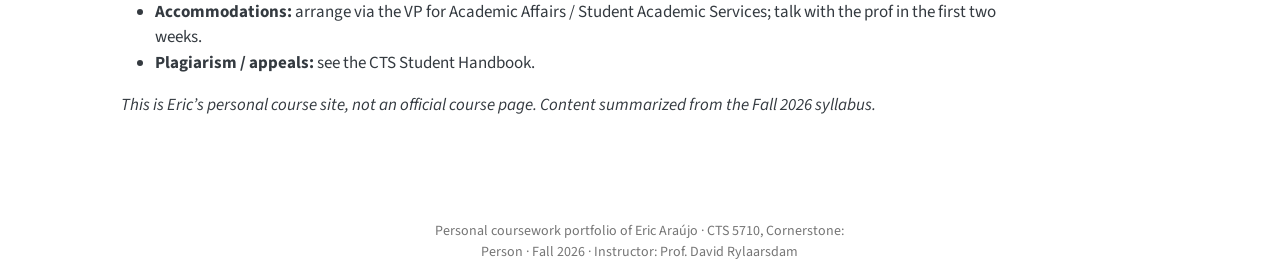
<file: about.html>
<!DOCTYPE html>
<html xmlns="http://www.w3.org/1999/xhtml" lang="en" xml:lang="en"><head>

<meta charset="utf-8">
<meta name="generator" content="quarto-1.9.38">

<meta name="viewport" content="width=device-width, initial-scale=1.0, user-scalable=yes">


<title>Course Info – Cornerstone: Person</title>
<style>
/* Default styles provided by pandoc.
** See https://pandoc.org/MANUAL.html#variables-for-html for config info.
*/
code{white-space: pre-wrap;}
span.smallcaps{font-variant: small-caps;}
div.columns{display: flex; gap: min(4vw, 1.5em);}
div.column{flex: auto; overflow-x: auto;}
div.hanging-indent{margin-left: 1.5em; text-indent: -1.5em;}
ul.task-list{list-style: none;}
ul.task-list li input[type="checkbox"] {
  width: 0.8em;
  margin: 0 0.8em 0.2em -1em; /* quarto-specific, see https://github.com/quarto-dev/quarto-cli/issues/4556 */ 
  vertical-align: middle;
}
</style>


<script src="site_libs/quarto-nav/quarto-nav.js"></script>
<script src="site_libs/quarto-nav/headroom.min.js"></script>
<script src="site_libs/clipboard/clipboard.min.js"></script>
<script src="site_libs/quarto-search/autocomplete.umd.js"></script>
<script src="site_libs/quarto-search/fuse.min.js"></script>
<script src="site_libs/quarto-search/quarto-search.js"></script>
<meta name="quarto:offset" content="./">
<script src="site_libs/quarto-html/quarto.js" type="module"></script>
<script src="site_libs/quarto-html/tabsets/tabsets.js" type="module"></script>
<script src="site_libs/quarto-html/popper.min.js"></script>
<script src="site_libs/quarto-html/tippy.umd.min.js"></script>
<script src="site_libs/quarto-html/anchor.min.js"></script>
<link href="site_libs/quarto-html/tippy.css" rel="stylesheet">
<link href="site_libs/quarto-html/quarto-syntax-highlighting-15634bcf2e68342d4ad2dfa704d543f6.css" rel="stylesheet" id="quarto-text-highlighting-styles">
<script src="site_libs/bootstrap/bootstrap.min.js"></script>
<link href="site_libs/bootstrap/bootstrap-icons.css" rel="stylesheet">
<link href="site_libs/bootstrap/bootstrap-ba40bd4e4f482799bbd40f7eed9b15fd.min.css" rel="stylesheet" append-hash="true" id="quarto-bootstrap" data-mode="light">
<script id="quarto-search-options" type="application/json">{
  "location": "navbar",
  "copy-button": false,
  "collapse-after": 3,
  "panel-placement": "end",
  "type": "overlay",
  "limit": 50,
  "keyboard-shortcut": [
    "f",
    "/",
    "s"
  ],
  "show-item-context": false,
  "language": {
    "search-no-results-text": "No results",
    "search-matching-documents-text": "matching documents",
    "search-copy-link-title": "Copy link to search",
    "search-hide-matches-text": "Hide additional matches",
    "search-more-match-text": "more match in this document",
    "search-more-matches-text": "more matches in this document",
    "search-clear-button-title": "Clear",
    "search-text-placeholder": "",
    "search-detached-cancel-button-title": "Cancel",
    "search-submit-button-title": "Submit",
    "search-label": "Search"
  }
}</script>
<script>
/* =====================================================================
   Cornerstone: Person — task data + live dashboard
   ---------------------------------------------------------------------
   THIS IS YOUR SINGLE SOURCE OF TRUTH. Edit the TASKS array below.

   Each task:
     id     : unique short string
     title  : what it is (can include a Quarto link path)
     type   : "reading" | "response" | "practice" | "deliverable" | "admin"
     due    : "YYYY-MM-DD"  (deadline; responses/practices due at class time)
     status : "todo"     -> a committed task; shows in warnings
              "optional" -> a Reading Response option (you pick 8 of 12);
                            lives in the tracker, doesn't nag you
              "done"     -> finished; struck through, counts toward progress
     link   : (optional) URL/path, e.g. "submissions/rr1.qmd"
     note   : (optional) short reminder text
   ===================================================================== */
window.TASKS = [
  // --- Admin / start of term ---
  { id:"profile-submit", title:"Post & submit Personal Profile (Canvas)", type:"admin", due:"2026-09-16", status:"todo" },
  { id:"profile-read",   title:"Read classmates' Personal Profiles", type:"admin", due:"2026-09-19", status:"todo" },

  // --- Practices (start before the class that discusses them) ---
  { id:"prac-confession", title:"Practice confession to someone you trust", type:"practice", due:"2026-09-27", status:"todo", note:"Before the Sep 28 class on Communal Life." },
  { id:"prac-fast",       title:"24-hour fast", type:"practice", due:"2026-10-04", status:"todo", note:"Needs a clear day; before Oct 5." },
  { id:"prac-prayer-start", title:"Begin a week-long prayer practice", type:"practice", due:"2026-10-26", status:"todo", note:"Start ~1 week before the Nov 2 prayer response." },
  { id:"prac-lectio",     title:"Practice Lectio Divina across the week", type:"practice", due:"2026-11-16", status:"todo", note:"For the Nov 16 Biblical Studies response." },
  { id:"prac-examen",     title:"Begin the Daily Examen", type:"practice", due:"2026-12-07", status:"todo", note:"For the Dec 7 Theological Reflection." },
  { id:"read-nouwen",     title:"Start Nouwen, In the Name of Jesus (90 pp)", type:"reading", due:"2026-12-01", status:"todo", note:"Biggest single reading — pace ~15 pp/day for Dec 14." },

  // --- Reading Responses: choose 8 of these 12 (status "optional") ---
  { id:"rr1",  title:"RR — Dying & Rising", type:"response", due:"2026-09-21", status:"optional" },
  { id:"rr2",  title:"RR — Communal Life", type:"response", due:"2026-09-28", status:"optional" },
  { id:"rr3",  title:"RR — Silence, Solitude & Fasting", type:"response", due:"2026-10-05", status:"optional" },
  { id:"rr4",  title:"RR — Chastity, Simplicity, Generosity", type:"response", due:"2026-10-26", status:"optional" },
  { id:"rr5",  title:"RR — Prayer & Dark Nights", type:"response", due:"2026-11-02", status:"optional" },
  { id:"rr6",  title:"RR — Sabbath, Justice, Suffering", type:"response", due:"2026-11-09", status:"optional" },
  { id:"rr7",  title:"RR — Biblical Studies (Lectio)", type:"response", due:"2026-11-16", status:"optional" },
  { id:"rr8",  title:"RR — Gratitude (Thanksgiving)", type:"response", due:"2026-11-23", status:"optional" },
  { id:"rr9",  title:"RR — Theological Studies", type:"response", due:"2026-11-30", status:"optional" },
  { id:"rr10", title:"RR — Theological Reflection", type:"response", due:"2026-12-07", status:"optional" },
  { id:"rr11", title:"RR — Teachableness / Nouwen & Bill", type:"response", due:"2026-12-14", status:"optional" },
  { id:"rr12", title:"RR — 'Person in 20 years' (1 page)", type:"response", due:"2026-12-14", status:"optional" },

  // --- Deliverables ---
  { id:"rhythm", title:"Rhythm of Life due (Word doc → Canvas)", type:"deliverable", due:"2026-12-16", status:"todo", note:"Late = one full letter grade per day." },
  { id:"final",  title:"Final Exam due", type:"deliverable", due:"2026-12-18", status:"todo" }
];

/* ---------------------------------------------------------------------
   READINGS TRACKER — one row per class week that has reading.
   Set status:"done" when you've finished that week's reading.
   pages are my estimates from the assigned ranges (guides, not exact).
   --------------------------------------------------------------------- */
window.READINGS = [
  { week:"Sep 21", topic:"Dying & Rising", pages:45, due:"2026-09-21", status:"todo", items:[
    { who:"James K.A. Smith", what:"You Are What You Love, ch. 1", pages:"pp. 1–25" },
    { who:"Dallas Willard", what:"“Spiritual Formation as a Part of Salvation”", pages:"" },
    { who:"Eugene Peterson", what:"“On Pentecostals, Poets, and Professors” (Subversive Spirituality)", pages:"pp. 245–249, 252–256" }
  ]},
  { week:"Sep 28", topic:"Communal Life", pages:75, due:"2026-09-28", status:"todo", items:[
    { who:"Dietrich Bonhoeffer", what:"Life Together", pages:"pp. 21–57, 66–89, 110–122" },
    { who:"John Ortberg", what:"“Your Hidden Curriculum” (Leadership, 2009)", pages:"" }
  ]},
  { week:"Oct 5", topic:"Silence, Solitude & Fasting", pages:40, due:"2026-10-05", status:"todo", items:[
    { who:"Kathleen Norris", what:"Amazing Grace: A Vocabulary of Faith", pages:"pp. 16–17" },
    { who:"Choose one", what:"Nouwen, The Way of the Heart (pp. 19–40) — OR — Sue Monk Kidd, Firstlight (pp. 160–168)", pages:"" },
    { who:"Len Vander Zee", what:"“Retreating into Real Life” (The Banner)", pages:"pp. 14–17" },
    { who:"Richard Foster", what:"Celebration of Discipline, ch. 4 (Fasting)", pages:"pp. 47–61" },
    { who:"Watch", what:"Tech-fasting video (youtube.com/watch?v=dRl8EIhrQjQ)", pages:"" }
  ]},
  { week:"Oct 26", topic:"Chastity, Simplicity, Generosity", pages:47, due:"2026-10-26", status:"todo", items:[
    { who:"Rebecca K. DeYoung", what:"Glittering Vices", pages:"pp. 159–179" },
    { who:"Mother Teresa", what:"No Greater Love", pages:"pp. 38–49" },
    { who:"Richard Foster", what:"Celebration of Discipline (Simplicity)", pages:"pp. 79–95" }
  ]},
  { week:"Nov 2", topic:"Prayer & Dark Nights", pages:41, due:"2026-11-02", status:"todo", items:[
    { who:"Eugene Peterson", what:"“Praying by the Book” (Working the Angles)", pages:"pp. 30–43" },
    { who:"Marjorie Thompson", what:"“Communication and Communion with God” (Soul Feast)", pages:"pp. 33–55" },
    { who:"Brother Lawrence", what:"The Practice of the Presence of God (in Devotional Classics)", pages:"pp. 81–87" }
  ]},
  { week:"Nov 9", topic:"Sabbath, Justice, Suffering", pages:62, due:"2026-11-09", status:"todo", items:[
    { who:"Barbara Brown Taylor", what:"The Preaching Life", pages:"pp. 26–39" },
    { who:"Eugene Peterson", what:"Working the Angles", pages:"pp. 44–53" },
    { who:"Martin Luther King, Jr.", what:"Selections: “Nonviolence and Racial Justice,” “Letter from a Birmingham Jail,” “A Tough Mind and a Tender Heart,” “I See the Promised Land”", pages:"" }
  ]},
  { week:"Nov 16", topic:"Biblical Studies", pages:29, due:"2026-11-16", status:"todo", items:[
    { who:"Marjorie Thompson", what:"“Chewing the Bread of the Word” (Soul Feast)", pages:"pp. 19–31" },
    { who:"Athanasius", what:"Letter to Marcellinus (in On the Incarnation) — assigned pages only!", pages:"pp. 97–108, 114–119" }
  ]},
  { week:"Nov 23", topic:"Gratitude", pages:5, due:"2026-11-23", status:"todo", items:[
    { who:"—", what:"No assigned reading. Thanksgiving break: an opportunity to write a gratitude response.", pages:"" }
  ]},
  { week:"Nov 30", topic:"Theological Studies", pages:28, due:"2026-11-30", status:"todo", items:[
    { who:"Eugene Peterson", what:"“The Seminary as a Place of Spiritual Formation” (Subversive Spirituality)", pages:"pp. 54–60" },
    { who:"Robert L. Wilken", what:"“Finding God and Seeking God” (The Spirit of Early Christian Thought)", pages:"pp. 106–109" },
    { who:"Diogenes Allen", what:"“Christian Doctrine and the Spiritual Life” (Spiritual Theology)", pages:"pp. 152–158" },
    { who:"Ellen Charry", what:"“John Calvin” (By the Renewing of Your Minds)", pages:"pp. 199, 201–205, 210–217" }
  ]},
  { week:"Dec 7", topic:"Theological Reflection", pages:48, due:"2026-12-07", status:"todo", items:[
    { who:"David Rylaarsdam", what:"“Theological Reflection in Augustine’s Confessions” (For God So Loved the World)", pages:"pp. 199–209" },
    { who:"Augustine", what:"Confessions, Book 1 OR Book 8", pages:"pp. 14–33 or 137–157" },
    { who:"Sue Monk Kidd", what:"Firstlight", pages:"pp. 95–113" },
    { who:"Read or watch", what:"“Daily Examen” — OR — the Examen video (ignatianspirituality.com)", pages:"" }
  ]},
  { week:"Dec 14", topic:"Life-Long Formation", pages:110, due:"2026-12-14", status:"todo", items:[
    { who:"David Rylaarsdam", what:"“A Teachable Teacher: Docilitas and the Vocation of John Calvin” (Marginal Resistance)", pages:"pp. 165–180" },
    { who:"Henri Nouwen", what:"In the Name of Jesus — ⚠️ 90 pp, start early", pages:"pp. 11–101" },
    { who:"Eugene Peterson", what:"“Developing a ‘lived theology’ of the call” (interview)", pages:"" },
    { who:"Diana Butler Bass", what:"“Intentionality, Practice, and Vitality”", pages:"" }
  ]}
];

/* ---- Dashboard renderer (runs only where #task-dashboard exists) ---- */
(function () {
  function parseDate(s){ const [y,m,d]=s.split("-").map(Number); return new Date(y, m-1, d); }
  function today(){ const t=new Date(); return new Date(t.getFullYear(), t.getMonth(), t.getDate()); }
  function daysUntil(s){ return Math.round((parseDate(s)-today())/86400000); }
  function fmt(s){ return parseDate(s).toLocaleDateString(undefined,{weekday:"short",month:"short",day:"numeric"}); }
  function rel(n){ if(n<0) return `${-n} day${n===-1?"":"s"} overdue`; if(n===0) return "due today"; if(n===1) return "due tomorrow"; return `in ${n} days`; }

  function taskHTML(t, cls){
    const link = t.link ? `<a href="${t.link}">${t.title}</a>` : t.title;
    const note = t.note ? `<span class="note">${t.note}</span>` : "";
    return `<div class="task ${cls}">
      <span class="pill ${t.type}">${t.type}</span>
      <span class="body">${link}${note}</span>
      <span class="meta">${fmt(t.due)} · ${rel(daysUntil(t.due))}</span>
    </div>`;
  }

  function render(){
    const root = document.getElementById("task-dashboard");
    if(!root) return;
    const tasks = window.TASKS.slice();

    // Committed (todo) tasks drive the warnings
    const committed = tasks.filter(t=>t.status==="todo");
    const overdue  = committed.filter(t=>daysUntil(t.due)<0).sort((a,b)=>parseDate(a.due)-parseDate(b.due));
    const soon     = committed.filter(t=>{const d=daysUntil(t.due);return d>=0&&d<=7;}).sort((a,b)=>parseDate(a.due)-parseDate(b.due));
    const upcoming = committed.filter(t=>daysUntil(t.due)>7).sort((a,b)=>parseDate(a.due)-parseDate(b.due));
    const done     = tasks.filter(t=>t.status==="done").sort((a,b)=>parseDate(b.due)-parseDate(a.due));

    // Banner
    let banner="", bclass="ok";
    if(overdue.length){ bclass="alert"; banner=`🔴 ${overdue.length} task${overdue.length>1?"s":""} overdue`+(soon.length?` · ${soon.length} due within a week`:""); }
    else if(soon.length){ bclass="warn"; banner=`🟠 ${soon.length} task${soon.length>1?"s":""} due within the next 7 days`; }
    else { banner="🟢 Nothing due in the next 7 days — nice work."; }

    // Hero: next committed deadline not done
    const next=[...overdue,...soon,...upcoming][0];
    const hero = next
      ? `<div class="dash-hero"><div class="label">Next up</div>
           <div class="title">${next.title}</div>
           <div class="when">${fmt(next.due)} — <b>${rel(daysUntil(next.due))}</b></div></div>`
      : `<div class="dash-hero"><div class="label">Next up</div><div class="title">All caught up 🎉</div></div>`;

    // Reading Response progress
    const responses = tasks.filter(t=>t.type==="response");
    const rrDone = responses.filter(t=>t.status==="done").length;
    const rrNext = responses.filter(t=>t.status!=="done" && daysUntil(t.due)>=0)
                            .sort((a,b)=>parseDate(a.due)-parseDate(b.due))[0];
    const pct = Math.min(100, Math.round(rrDone/8*100));
    const rrBlock = `
      <div class="task-group">
        <h3>Reading Responses — ${rrDone} of 8 done</h3>
        <div class="progress-wrap">
          <div class="progress-bar-outer"><div class="progress-bar-inner" style="width:${pct}%"></div></div>
          <div class="progress-label">You must complete 8 of the 12 options.${rrNext?` Next opportunity: <b>${rrNext.title.replace("RR — ","")}</b> on ${fmt(rrNext.due)} (${rel(daysUntil(rrNext.due))}).`:""} <a href="responses.html">Open the tracker →</a></div>
        </div>
      </div>`;

    // Reading progress
    const readings = (window.READINGS||[]);
    const rDone = readings.filter(r=>r.status==="done").length;
    const rPages = readings.reduce((s,r)=>s+r.pages,0);
    const rPagesDone = readings.filter(r=>r.status==="done").reduce((s,r)=>s+r.pages,0);
    const rNext = readings.filter(r=>r.status!=="done" && daysUntil(r.due)>=0)
                          .sort((a,b)=>parseDate(a.due)-parseDate(b.due))[0];
    const rPct = readings.length? Math.round(rDone/readings.length*100):0;
    const readBlock = `
      <div class="task-group">
        <h3>Readings — ${rDone} of ${readings.length} weeks · ~${rPagesDone}/${rPages} pp</h3>
        <div class="progress-wrap">
          <div class="progress-bar-outer"><div class="progress-bar-inner" style="width:${rPct}%"></div></div>
          <div class="progress-label">${rNext?`Next: <b>${rNext.topic}</b> (~${rNext.pages} pp) by ${fmt(rNext.due)} — ${rel(daysUntil(rNext.due))}.`:"All reading done 🎉"} <a href="readings.html">Open the reading tracker →</a></div>
        </div>
      </div>`;

    function group(title, arr, cls){
      if(!arr.length) return "";
      return `<div class="task-group"><h3>${title}</h3>${arr.map(t=>taskHTML(t,cls)).join("")}</div>`;
    }

    const legend = `
      <div class="type-legend">
        <span class="legend-title">Task types</span>
        <span class="legend-item"><span class="pill admin">admin</span> setup / logistics</span>
        <span class="legend-item"><span class="pill practice">practice</span> spiritual discipline</span>
        <span class="legend-item"><span class="pill reading">reading</span> assigned reading</span>
        <span class="legend-item"><span class="pill response">response</span> reading response</span>
        <span class="legend-item"><span class="pill deliverable">deliverable</span> graded submission</span>
        <span class="legend-note">Edit everything in <code>assets/tasks.js</code>.</span>
      </div>`;

    root.innerHTML =
      `<div id="dash-banner" class="${bclass}">${banner}</div>` +
      hero +
      rrBlock +
      readBlock +
      group("🔴 Overdue", overdue, "overdue") +
      group("🟠 Due this week", soon, "soon") +
      group("Upcoming", upcoming, "upcoming") +
      (done.length?`<details class="task-group"><summary><b>✅ Completed (${done.length})</b></summary>${done.map(t=>taskHTML(t,"done")).join("")}</details>`:"") +
      legend;
  }

  // Full reading tracker (for readings.qmd via #reading-tracker) — itemized per week
  function renderReadingTracker(){
    const root=document.getElementById("reading-tracker");
    if(!root||!window.READINGS) return;
    const cards=window.READINGS.map(r=>{
      const d=daysUntil(r.due); const done=r.status==="done";
      let cls="rc-upcoming",badge="upcoming";
      if(done){cls="rc-done";badge="✔ read";}
      else if(d<0){cls="rc-overdue";badge=rel(d);}
      else if(d<=7){cls="rc-soon";badge=rel(d);}
      else {badge=rel(d);}
      const items=(r.items||[]).map(it=>`
        <li>
          <span class="rl-who">${it.who}</span>
          <span class="rl-what">${it.what}</span>
          ${it.pages?`<span class="rl-pages">${it.pages}</span>`:""}
        </li>`).join("");
      return `<div class="reading-card ${cls}">
        <div class="reading-card-head">
          <span class="rc-check">${done?"✅":"☐"}</span>
          <span class="rc-week">${r.week}</span>
          <span class="rc-topic">${r.topic}</span>
          <span class="rc-meta">~${r.pages} pp · <b>${badge}</b></span>
        </div>
        <ul class="reading-list">${items}</ul>
      </div>`;
    }).join("");
    const total=window.READINGS.reduce((s,r)=>s+r.pages,0);
    const doneN=window.READINGS.filter(r=>r.status==="done").length;
    root.innerHTML=`
      <p class="progress-label">${doneN} of ${window.READINGS.length} weeks read · ~${total} pp total. Mark a week <code>"done"</code> in <code>assets/tasks.js</code> to check it off.</p>
      ${cards}`;
  }

  function boot(){ render(); renderReadingTracker(); }
  if(document.readyState==="loading") document.addEventListener("DOMContentLoaded", boot);
  else boot();
})();
</script>


<link rel="stylesheet" href="assets/dashboard-style.css">
</head>

<body class="nav-fixed quarto-light">

<div id="quarto-search-results"></div>
  <header id="quarto-header" class="headroom fixed-top">
    <nav class="navbar navbar-expand-lg " data-bs-theme="dark">
      <div class="navbar-container container-fluid">
      <div class="navbar-brand-container mx-auto">
    <a class="navbar-brand" href="./index.html">
    <span class="navbar-title">Cornerstone: Person</span>
    </a>
  </div>
            <div id="quarto-search" class="" title="Search"></div>
          <button class="navbar-toggler" type="button" data-bs-toggle="collapse" data-bs-target="#navbarCollapse" aria-controls="navbarCollapse" role="menu" aria-expanded="false" aria-label="Toggle navigation" onclick="if (window.quartoToggleHeadroom) { window.quartoToggleHeadroom(); }">
  <span class="navbar-toggler-icon"></span>
</button>
          <div class="collapse navbar-collapse" id="navbarCollapse">
            <ul class="navbar-nav navbar-nav-scroll me-auto">
  <li class="nav-item">
    <a class="nav-link" href="./index.html"> 
<span class="menu-text">Dashboard</span></a>
  </li>  
  <li class="nav-item">
    <a class="nav-link" href="./schedule.html"> 
<span class="menu-text">Schedule</span></a>
  </li>  
  <li class="nav-item">
    <a class="nav-link" href="./readings.html"> 
<span class="menu-text">Readings</span></a>
  </li>  
  <li class="nav-item">
    <a class="nav-link" href="./responses.html"> 
<span class="menu-text">Reading Responses</span></a>
  </li>  
  <li class="nav-item">
    <a class="nav-link" href="./rhythm.html"> 
<span class="menu-text">Rhythm of Life</span></a>
  </li>  
  <li class="nav-item">
    <a class="nav-link" href="./submissions.html"> 
<span class="menu-text">Submissions</span></a>
  </li>  
</ul>
            <ul class="navbar-nav navbar-nav-scroll ms-auto">
  <li class="nav-item">
    <a class="nav-link active" href="./about.html" aria-current="page"> 
<span class="menu-text">Course Info</span></a>
  </li>  
</ul>
          </div> <!-- /navcollapse -->
            <div class="quarto-navbar-tools">
  <a href="" class="quarto-reader-toggle quarto-navigation-tool px-1" onclick="window.quartoToggleReader(); return false;" title="Toggle reader mode">
  <div class="quarto-reader-toggle-btn">
  <i class="bi"></i>
  </div>
</a>
</div>
      </div> <!-- /container-fluid -->
    </nav>
</header>
<!-- content -->
<div id="quarto-content" class="quarto-container page-columns page-rows-contents page-layout-article page-navbar">
<!-- sidebar -->
<!-- margin-sidebar -->
    <div id="quarto-margin-sidebar" class="sidebar margin-sidebar">
        <nav id="TOC" role="doc-toc" class="toc-active">
    <h2 id="toc-title">On this page</h2>
   
  <ul>
  <li><a href="#logistics" id="toc-logistics" class="nav-link active" data-scroll-target="#logistics">Logistics</a></li>
  <li><a href="#course-description" id="toc-course-description" class="nav-link" data-scroll-target="#course-description">Course description</a></li>
  <li><a href="#program-goals" id="toc-program-goals" class="nav-link" data-scroll-target="#program-goals">Program goals</a></li>
  <li><a href="#learning-outcomes" id="toc-learning-outcomes" class="nav-link" data-scroll-target="#learning-outcomes">Learning outcomes</a></li>
  <li><a href="#grading" id="toc-grading" class="nav-link" data-scroll-target="#grading">Grading</a></li>
  <li><a href="#written-work-standards" id="toc-written-work-standards" class="nav-link" data-scroll-target="#written-work-standards">Written-work standards</a></li>
  <li><a href="#resources" id="toc-resources" class="nav-link" data-scroll-target="#resources">Resources</a></li>
  </ul>
</nav>
    </div>
<!-- main -->
<main class="content" id="quarto-document-content">

<header id="title-block-header" class="quarto-title-block default">
<div class="quarto-title">
<h1 class="title">Course Info</h1>
<p class="subtitle lead">Cornerstone: Person — CTS 5710</p>
</div>



<div class="quarto-title-meta">

    
  
    
  </div>
  


</header>


<section id="logistics" class="level2">
<h2 class="anchored" data-anchor-id="logistics">Logistics</h2>
<ul>
<li><strong>Meets:</strong> Mondays 1:30–3:15, Fall 2026</li>
<li><strong>Instructor:</strong> Prof.&nbsp;David Rylaarsdam · drylaars@calvinseminary.edu · 616-752-0294</li>
<li><strong>Office hours:</strong> Mon 11:30–12:30 &amp; 3:15–5:15; Fri 1:00–2:00; or by appointment</li>
<li><strong>Credits:</strong> 2 (≈80 hours: 22 class · ~33 reading · ~18 writing · ~4 final)</li>
</ul>
</section>
<section id="course-description" class="level2">
<h2 class="anchored" data-anchor-id="course-description">Course description</h2>
<p>The process of spiritual formation is intentionally engaged so that habits developed through theological education form students holistically for ministry.</p>
</section>
<section id="program-goals" class="level2">
<h2 class="anchored" data-anchor-id="program-goals">Program goals</h2>
<p>Calvin Seminary forms graduates who discern, with those they serve, answers to four connected questions — <strong>Context</strong>, <strong>Gospel</strong>, <strong>Calling</strong>, <strong>Person</strong>. Every ministry situation occurs in a <em>context</em> where the <em>gospel</em> is communicated, where God is <em>calling</em> people to his mission, and where God forms the <em>person</em> and role of a servant leader.</p>
</section>
<section id="learning-outcomes" class="level2">
<h2 class="anchored" data-anchor-id="learning-outcomes">Learning outcomes</h2>
<ul>
<li><strong>Context:</strong> Discern how your history, beliefs, and behaviors shape your ability to love God and others.</li>
<li><strong>Gospel:</strong> Describe the basic disciplines of the Christian life and their fruit; describe how identity and character are shaped by coursework and ministry practice.</li>
<li><strong>Calling:</strong> Discern ways to encourage individual and communal formation through the classic disciplines.</li>
<li><strong>Person:</strong> Practice disciplines that sustain a soft heart and thick skin; develop and sustain a Rhythm of Life with a Formation Group / accountability partner / mentor; articulate how formation habits support servant leadership.</li>
</ul>
</section>
<section id="grading" class="level2">
<h2 class="anchored" data-anchor-id="grading">Grading</h2>
<table class="caption-top table">
<thead>
<tr class="header">
<th>Component</th>
<th style="text-align: right;">Weight</th>
</tr>
</thead>
<tbody>
<tr class="odd">
<td>Class participation (incl.&nbsp;quizzes)</td>
<td style="text-align: right;">20%</td>
</tr>
<tr class="even">
<td>8 Reading Responses</td>
<td style="text-align: right;">40%</td>
</tr>
<tr class="odd">
<td>Rhythm of Life</td>
<td style="text-align: right;">20%</td>
</tr>
<tr class="even">
<td>Final Exam</td>
<td style="text-align: right;">20%</td>
</tr>
</tbody>
</table>
<p>Reading Responses: <strong>2</strong> Pass · <strong>1</strong> Poor pass · <strong>0</strong> Fail; term average must be 2 or the grade is pulled down. <strong>Late Reading Responses are not accepted.</strong> Late Rhythm of Life loses one full grade per day.</p>
</section>
<section id="written-work-standards" class="level2">
<h2 class="anchored" data-anchor-id="written-work-standards">Written-work standards</h2>
<p>Double-spaced, page numbers, 1” margins, name + due date + title on page 1. In-text citation for required readings (author, page); footnotes for other sources. Depth of engagement, correct understanding, clear organization, and quality of writing all count. Use inclusive language.</p>
</section>
<section id="resources" class="level2">
<h2 class="anchored" data-anchor-id="resources">Resources</h2>
<ul>
<li><strong>Rhetoric Center:</strong> rhetoric@calvinseminary.edu (writing help)</li>
<li><strong>Accommodations:</strong> arrange via the VP for Academic Affairs / Student Academic Services; talk with the prof in the first two weeks.</li>
<li><strong>Plagiarism / appeals:</strong> see the CTS Student Handbook.</li>
</ul>
<p><em>This is Eric’s personal course site, not an official course page. Content summarized from the Fall 2026 syllabus.</em></p>


</section>

</main> <!-- /main -->
<script id="quarto-html-after-body" type="application/javascript">
  window.document.addEventListener("DOMContentLoaded", function (event) {
    const icon = "";
    const anchorJS = new window.AnchorJS();
    anchorJS.options = {
      placement: 'right',
      icon: icon
    };
    anchorJS.add('.anchored');
    const isCodeAnnotation = (el) => {
      for (const clz of el.classList) {
        if (clz.startsWith('code-annotation-')) {                     
          return true;
        }
      }
      return false;
    }
    const onCopySuccess = function(e) {
      // button target
      const button = e.trigger;
      // don't keep focus
      button.blur();
      // flash "checked"
      button.classList.add('code-copy-button-checked');
      var currentTitle = button.getAttribute("title");
      button.setAttribute("title", "Copied!");
      let tooltip;
      if (window.bootstrap) {
        button.setAttribute("data-bs-toggle", "tooltip");
        button.setAttribute("data-bs-placement", "left");
        button.setAttribute("data-bs-title", "Copied!");
        tooltip = new bootstrap.Tooltip(button, 
          { trigger: "manual", 
            customClass: "code-copy-button-tooltip",
            offset: [0, -8]});
        tooltip.show();    
      }
      setTimeout(function() {
        if (tooltip) {
          tooltip.hide();
          button.removeAttribute("data-bs-title");
          button.removeAttribute("data-bs-toggle");
          button.removeAttribute("data-bs-placement");
        }
        button.setAttribute("title", currentTitle);
        button.classList.remove('code-copy-button-checked');
      }, 1000);
      // clear code selection
      e.clearSelection();
    }
    const getTextToCopy = function(trigger) {
      const outerScaffold = trigger.parentElement.cloneNode(true);
      const codeEl = outerScaffold.querySelector('code');
      for (const childEl of codeEl.children) {
        if (isCodeAnnotation(childEl)) {
          childEl.remove();
        }
      }
      return codeEl.innerText;
    }
    const clipboard = new window.ClipboardJS('.code-copy-button:not([data-in-quarto-modal])', {
      text: getTextToCopy
    });
    clipboard.on('success', onCopySuccess);
    if (window.document.getElementById('quarto-embedded-source-code-modal')) {
      const clipboardModal = new window.ClipboardJS('.code-copy-button[data-in-quarto-modal]', {
        text: getTextToCopy,
        container: window.document.getElementById('quarto-embedded-source-code-modal')
      });
      clipboardModal.on('success', onCopySuccess);
    }
      var localhostRegex = new RegExp(/^(?:http|https):\/\/localhost\:?[0-9]*\//);
      var mailtoRegex = new RegExp(/^mailto:/);
        var filterRegex = new RegExp("https:\/\/ericaraujophd\.github\.io\/26FA-Cornerstone-Person\/");
      var isInternal = (href) => {
          return filterRegex.test(href) || localhostRegex.test(href) || mailtoRegex.test(href);
      }
      // Inspect non-navigation links and adorn them if external
     var links = window.document.querySelectorAll('a[href]:not(.nav-link):not(.navbar-brand):not(.toc-action):not(.sidebar-link):not(.sidebar-item-toggle):not(.pagination-link):not(.no-external):not([aria-hidden]):not(.dropdown-item):not(.quarto-navigation-tool):not(.about-link)');
      for (var i=0; i<links.length; i++) {
        const link = links[i];
        if (!isInternal(link.href)) {
          // undo the damage that might have been done by quarto-nav.js in the case of
          // links that we want to consider external
          if (link.dataset.originalHref !== undefined) {
            link.href = link.dataset.originalHref;
          }
        }
      }
    function tippyHover(el, contentFn, onTriggerFn, onUntriggerFn) {
      const config = {
        allowHTML: true,
        maxWidth: 500,
        delay: 100,
        arrow: false,
        appendTo: function(el) {
            return el.parentElement;
        },
        interactive: true,
        interactiveBorder: 10,
        theme: 'quarto',
        placement: 'bottom-start',
      };
      if (contentFn) {
        config.content = contentFn;
      }
      if (onTriggerFn) {
        config.onTrigger = onTriggerFn;
      }
      if (onUntriggerFn) {
        config.onUntrigger = onUntriggerFn;
      }
      window.tippy(el, config); 
    }
    const noterefs = window.document.querySelectorAll('a[role="doc-noteref"]');
    for (var i=0; i<noterefs.length; i++) {
      const ref = noterefs[i];
      tippyHover(ref, function() {
        // use id or data attribute instead here
        let href = ref.getAttribute('data-footnote-href') || ref.getAttribute('href');
        try { href = new URL(href).hash; } catch {}
        const id = href.replace(/^#\/?/, "");
        const note = window.document.getElementById(id);
        if (note) {
          return note.innerHTML;
        } else {
          return "";
        }
      });
    }
    const xrefs = window.document.querySelectorAll('a.quarto-xref');
    const processXRef = (id, note) => {
      // Strip column container classes
      const stripColumnClz = (el) => {
        el.classList.remove("page-full", "page-columns");
        if (el.children) {
          for (const child of el.children) {
            stripColumnClz(child);
          }
        }
      }
      stripColumnClz(note)
      if (id === null || id.startsWith('sec-')) {
        // Special case sections, only their first couple elements
        const container = document.createElement("div");
        if (note.children && note.children.length > 2) {
          container.appendChild(note.children[0].cloneNode(true));
          for (let i = 1; i < note.children.length; i++) {
            const child = note.children[i];
            if (child.tagName === "P" && child.innerText === "") {
              continue;
            } else {
              container.appendChild(child.cloneNode(true));
              break;
            }
          }
          if (window.Quarto?.typesetMath) {
            window.Quarto.typesetMath(container);
          }
          return container.innerHTML
        } else {
          if (window.Quarto?.typesetMath) {
            window.Quarto.typesetMath(note);
          }
          return note.innerHTML;
        }
      } else {
        // Remove any anchor links if they are present
        const anchorLink = note.querySelector('a.anchorjs-link');
        if (anchorLink) {
          anchorLink.remove();
        }
        if (window.Quarto?.typesetMath) {
          window.Quarto.typesetMath(note);
        }
        if (note.classList.contains("callout")) {
          return note.outerHTML;
        } else {
          return note.innerHTML;
        }
      }
    }
    for (var i=0; i<xrefs.length; i++) {
      const xref = xrefs[i];
      tippyHover(xref, undefined, function(instance) {
        instance.disable();
        let url = xref.getAttribute('href');
        let hash = undefined; 
        if (url.startsWith('#')) {
          hash = url;
        } else {
          try { hash = new URL(url).hash; } catch {}
        }
        if (hash) {
          const id = hash.replace(/^#\/?/, "");
          const note = window.document.getElementById(id);
          if (note !== null) {
            try {
              const html = processXRef(id, note.cloneNode(true));
              instance.setContent(html);
            } finally {
              instance.enable();
              instance.show();
            }
          } else {
            // See if we can fetch this
            fetch(url.split('#')[0])
            .then(res => res.text())
            .then(html => {
              const parser = new DOMParser();
              const htmlDoc = parser.parseFromString(html, "text/html");
              const note = htmlDoc.getElementById(id);
              if (note !== null) {
                const html = processXRef(id, note);
                instance.setContent(html);
              } 
            }).finally(() => {
              instance.enable();
              instance.show();
            });
          }
        } else {
          // See if we can fetch a full url (with no hash to target)
          // This is a special case and we should probably do some content thinning / targeting
          fetch(url)
          .then(res => res.text())
          .then(html => {
            const parser = new DOMParser();
            const htmlDoc = parser.parseFromString(html, "text/html");
            const note = htmlDoc.querySelector('main.content');
            if (note !== null) {
              // This should only happen for chapter cross references
              // (since there is no id in the URL)
              // remove the first header
              if (note.children.length > 0 && note.children[0].tagName === "HEADER") {
                note.children[0].remove();
              }
              const html = processXRef(null, note);
              instance.setContent(html);
            } 
          }).finally(() => {
            instance.enable();
            instance.show();
          });
        }
      }, function(instance) {
      });
    }
        let selectedAnnoteEl;
        const selectorForAnnotation = ( cell, annotation) => {
          let cellAttr = 'data-code-cell="' + cell + '"';
          let lineAttr = 'data-code-annotation="' +  annotation + '"';
          const selector = 'span[' + cellAttr + '][' + lineAttr + ']';
          return selector;
        }
        const selectCodeLines = (annoteEl) => {
          const doc = window.document;
          const targetCell = annoteEl.getAttribute("data-target-cell");
          const targetAnnotation = annoteEl.getAttribute("data-target-annotation");
          const annoteSpan = window.document.querySelector(selectorForAnnotation(targetCell, targetAnnotation));
          const lines = annoteSpan.getAttribute("data-code-lines").split(",");
          const lineIds = lines.map((line) => {
            return targetCell + "-" + line;
          })
          let top = null;
          let height = null;
          let parent = null;
          if (lineIds.length > 0) {
              //compute the position of the single el (top and bottom and make a div)
              const el = window.document.getElementById(lineIds[0]);
              top = el.offsetTop;
              height = el.offsetHeight;
              parent = el.parentElement.parentElement;
            if (lineIds.length > 1) {
              const lastEl = window.document.getElementById(lineIds[lineIds.length - 1]);
              const bottom = lastEl.offsetTop + lastEl.offsetHeight;
              height = bottom - top;
            }
            if (top !== null && height !== null && parent !== null) {
              // cook up a div (if necessary) and position it 
              let div = window.document.getElementById("code-annotation-line-highlight");
              if (div === null) {
                div = window.document.createElement("div");
                div.setAttribute("id", "code-annotation-line-highlight");
                div.style.position = 'absolute';
                parent.appendChild(div);
              }
              div.style.top = top - 2 + "px";
              div.style.height = height + 4 + "px";
              div.style.left = 0;
              let gutterDiv = window.document.getElementById("code-annotation-line-highlight-gutter");
              if (gutterDiv === null) {
                gutterDiv = window.document.createElement("div");
                gutterDiv.setAttribute("id", "code-annotation-line-highlight-gutter");
                gutterDiv.style.position = 'absolute';
                const codeCell = window.document.getElementById(targetCell);
                const gutter = codeCell.querySelector('.code-annotation-gutter');
                gutter.appendChild(gutterDiv);
              }
              gutterDiv.style.top = top - 2 + "px";
              gutterDiv.style.height = height + 4 + "px";
            }
            selectedAnnoteEl = annoteEl;
          }
        };
        const unselectCodeLines = () => {
          const elementsIds = ["code-annotation-line-highlight", "code-annotation-line-highlight-gutter"];
          elementsIds.forEach((elId) => {
            const div = window.document.getElementById(elId);
            if (div) {
              div.remove();
            }
          });
          selectedAnnoteEl = undefined;
        };
          // Handle positioning of the toggle
      window.addEventListener(
        "resize",
        throttle(() => {
          elRect = undefined;
          if (selectedAnnoteEl) {
            selectCodeLines(selectedAnnoteEl);
          }
        }, 10)
      );
      function throttle(fn, ms) {
      let throttle = false;
      let timer;
        return (...args) => {
          if(!throttle) { // first call gets through
              fn.apply(this, args);
              throttle = true;
          } else { // all the others get throttled
              if(timer) clearTimeout(timer); // cancel #2
              timer = setTimeout(() => {
                fn.apply(this, args);
                timer = throttle = false;
              }, ms);
          }
        };
      }
        // Attach click handler to the DT
        const annoteDls = window.document.querySelectorAll('dt[data-target-cell]');
        for (const annoteDlNode of annoteDls) {
          annoteDlNode.addEventListener('click', (event) => {
            const clickedEl = event.target;
            if (clickedEl !== selectedAnnoteEl) {
              unselectCodeLines();
              const activeEl = window.document.querySelector('dt[data-target-cell].code-annotation-active');
              if (activeEl) {
                activeEl.classList.remove('code-annotation-active');
              }
              selectCodeLines(clickedEl);
              clickedEl.classList.add('code-annotation-active');
            } else {
              // Unselect the line
              unselectCodeLines();
              clickedEl.classList.remove('code-annotation-active');
            }
          });
        }
    const findCites = (el) => {
      const parentEl = el.parentElement;
      if (parentEl) {
        const cites = parentEl.dataset.cites;
        if (cites) {
          return {
            el,
            cites: cites.split(' ')
          };
        } else {
          return findCites(el.parentElement)
        }
      } else {
        return undefined;
      }
    };
    var bibliorefs = window.document.querySelectorAll('a[role="doc-biblioref"]');
    for (var i=0; i<bibliorefs.length; i++) {
      const ref = bibliorefs[i];
      const citeInfo = findCites(ref);
      if (citeInfo) {
        tippyHover(citeInfo.el, function() {
          var popup = window.document.createElement('div');
          citeInfo.cites.forEach(function(cite) {
            var citeDiv = window.document.createElement('div');
            citeDiv.classList.add('hanging-indent');
            citeDiv.classList.add('csl-entry');
            var biblioDiv = window.document.getElementById('ref-' + cite);
            if (biblioDiv) {
              citeDiv.innerHTML = biblioDiv.innerHTML;
            }
            popup.appendChild(citeDiv);
          });
          return popup.innerHTML;
        });
      }
    }
  });
  </script>
</div> <!-- /content -->
<footer class="footer">
  <div class="nav-footer">
    <div class="nav-footer-left">
      &nbsp;
    </div>   
    <div class="nav-footer-center">
<p>Personal coursework portfolio of Eric Araújo · CTS 5710, Cornerstone: Person · Fall 2026 · Instructor: Prof.&nbsp;David Rylaarsdam</p>
</div>
    <div class="nav-footer-right">
      &nbsp;
    </div>
  </div>
</footer>




</body></html>
</file>
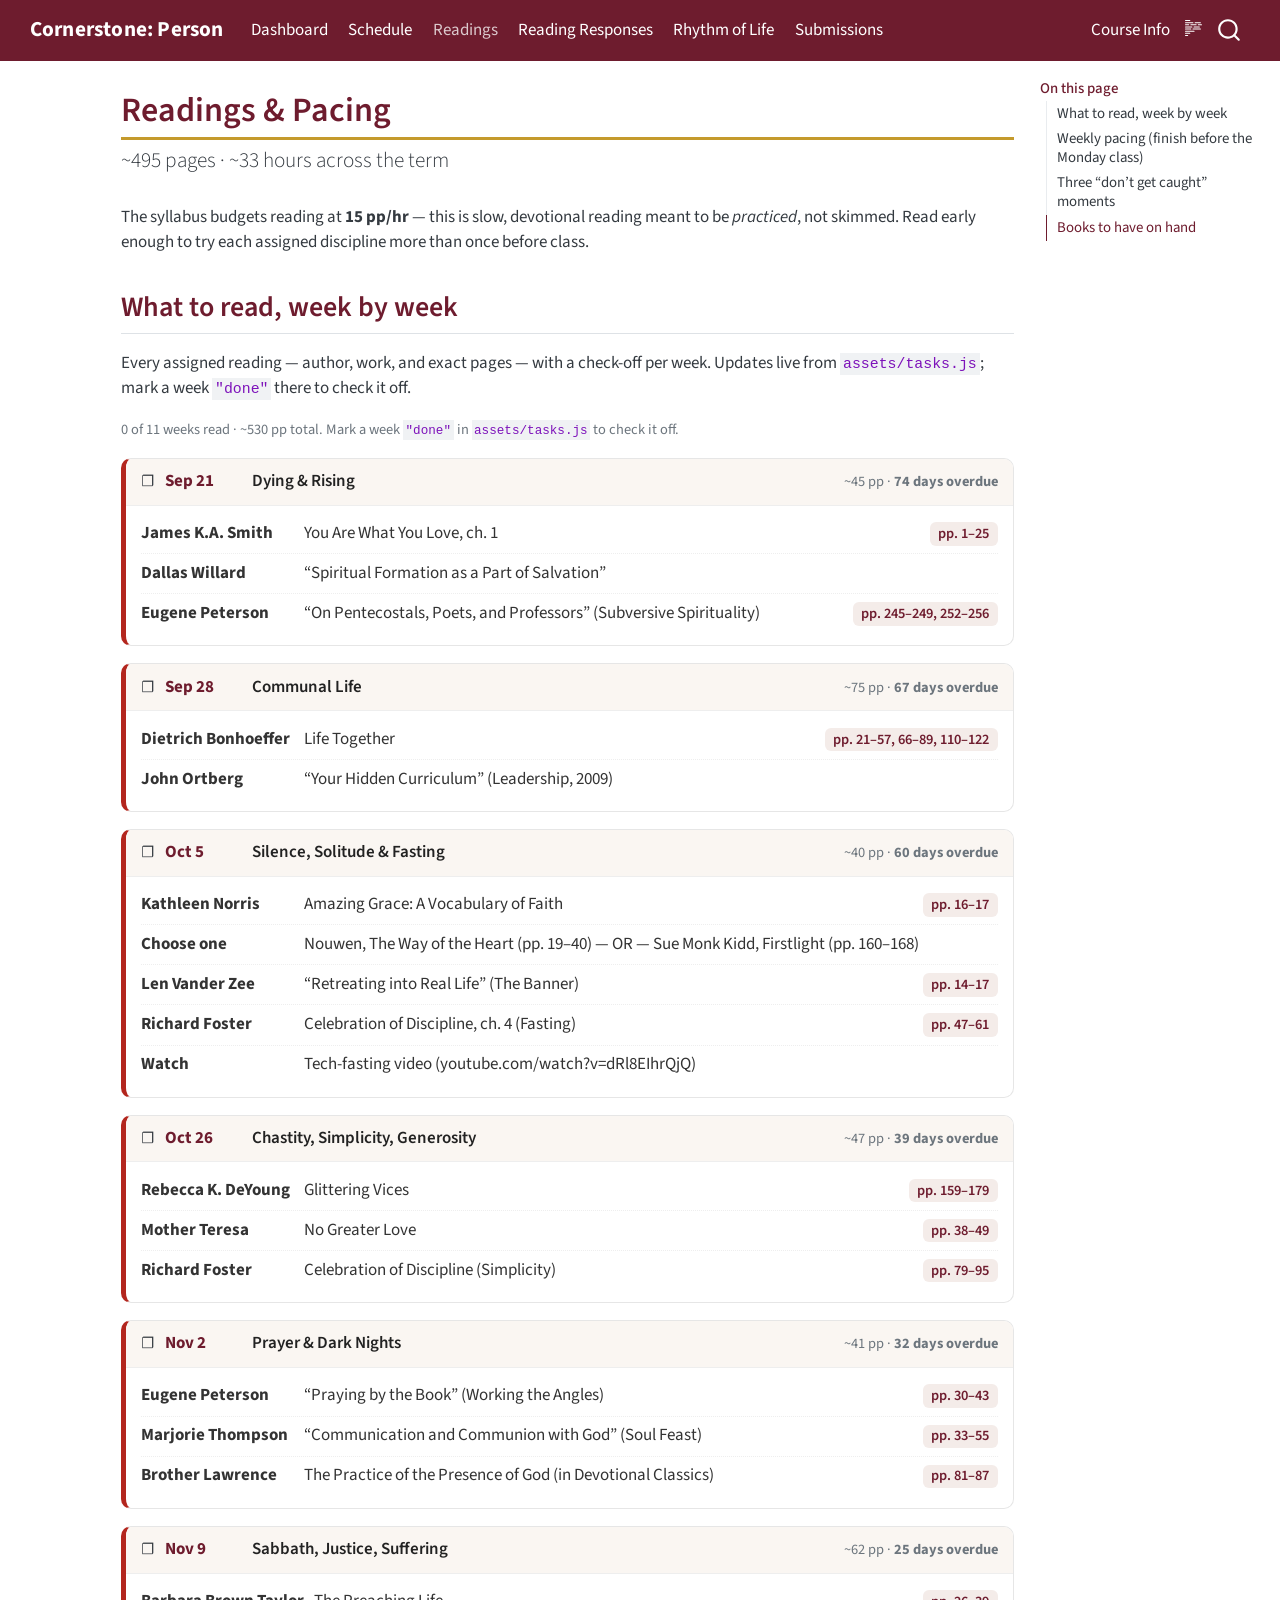
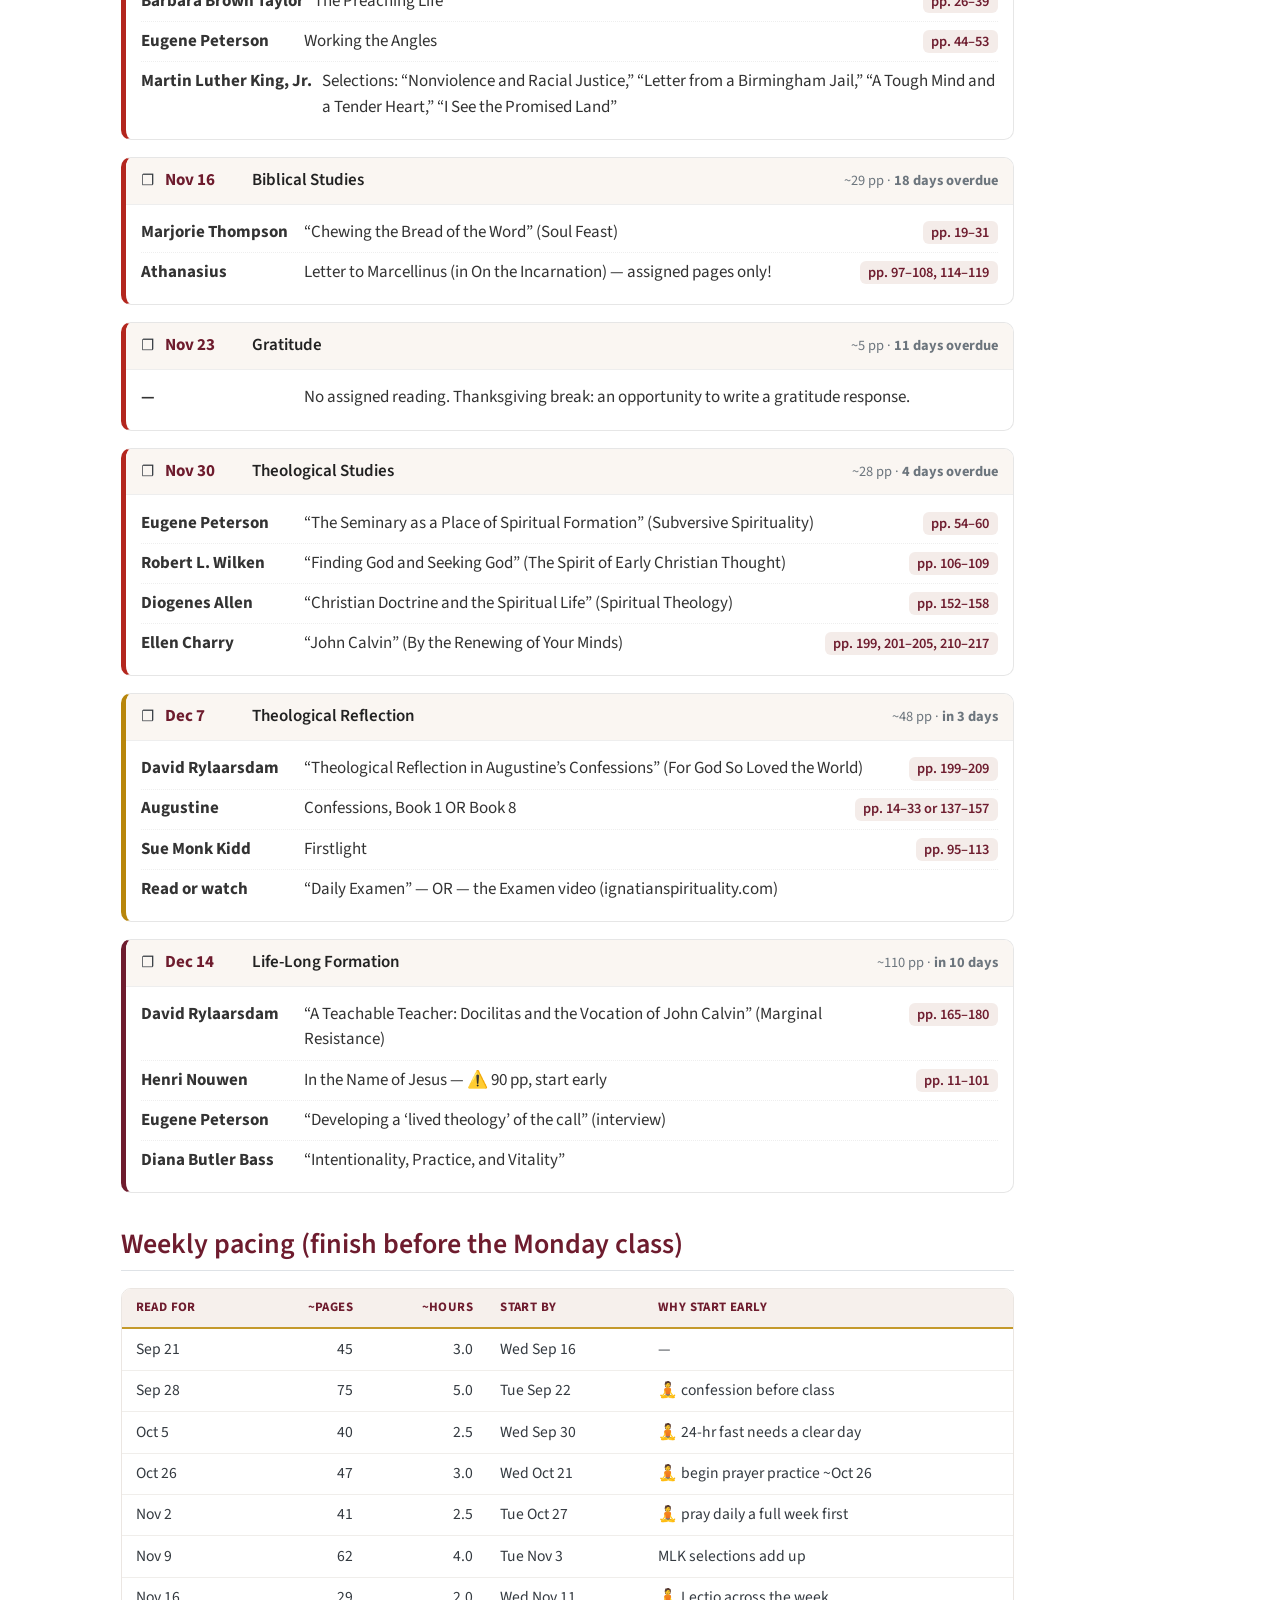
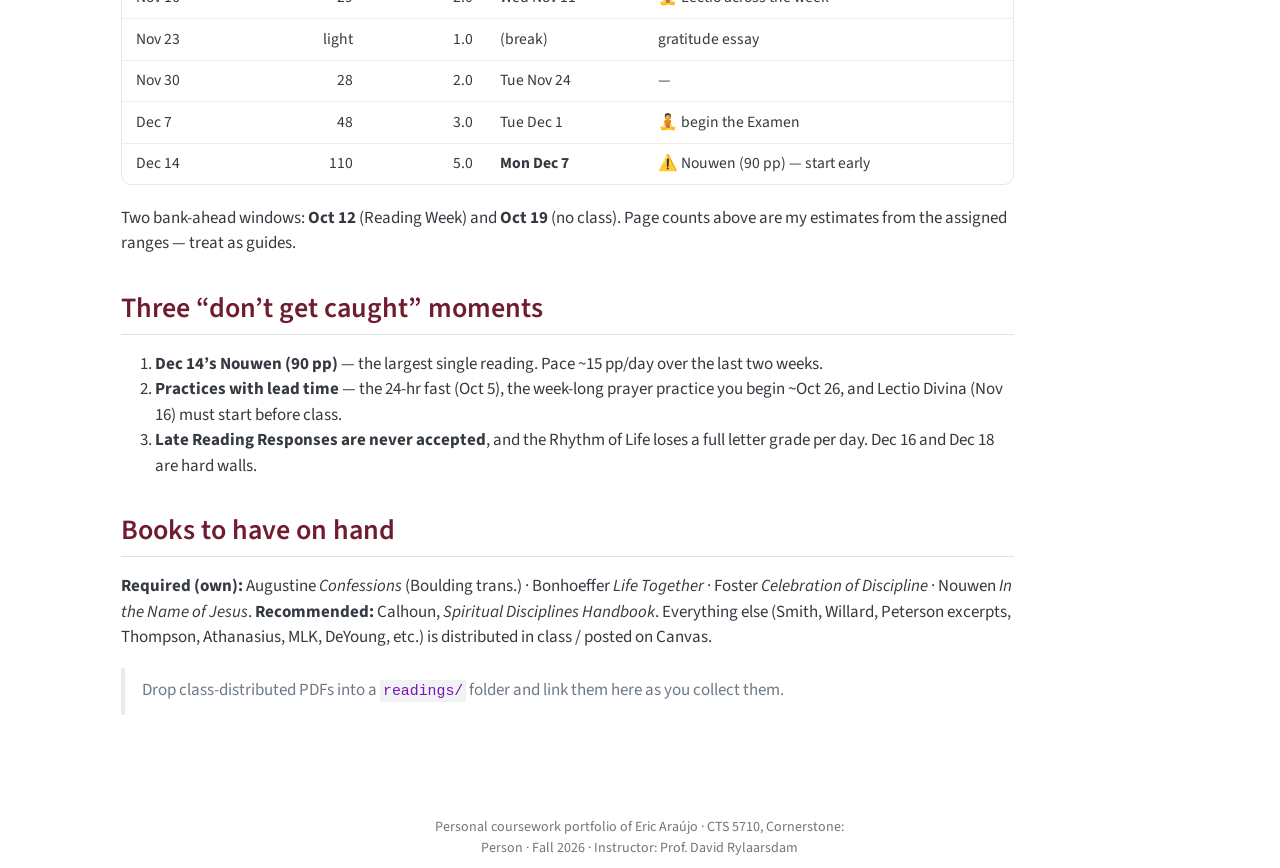
<file: readings.html>
<!DOCTYPE html>
<html xmlns="http://www.w3.org/1999/xhtml" lang="en" xml:lang="en"><head>

<meta charset="utf-8">
<meta name="generator" content="quarto-1.9.38">

<meta name="viewport" content="width=device-width, initial-scale=1.0, user-scalable=yes">


<title>Readings &amp; Pacing – Cornerstone: Person</title>
<style>
/* Default styles provided by pandoc.
** See https://pandoc.org/MANUAL.html#variables-for-html for config info.
*/
code{white-space: pre-wrap;}
span.smallcaps{font-variant: small-caps;}
div.columns{display: flex; gap: min(4vw, 1.5em);}
div.column{flex: auto; overflow-x: auto;}
div.hanging-indent{margin-left: 1.5em; text-indent: -1.5em;}
ul.task-list{list-style: none;}
ul.task-list li input[type="checkbox"] {
  width: 0.8em;
  margin: 0 0.8em 0.2em -1em; /* quarto-specific, see https://github.com/quarto-dev/quarto-cli/issues/4556 */ 
  vertical-align: middle;
}
</style>


<script src="site_libs/quarto-nav/quarto-nav.js"></script>
<script src="site_libs/quarto-nav/headroom.min.js"></script>
<script src="site_libs/clipboard/clipboard.min.js"></script>
<script src="site_libs/quarto-search/autocomplete.umd.js"></script>
<script src="site_libs/quarto-search/fuse.min.js"></script>
<script src="site_libs/quarto-search/quarto-search.js"></script>
<meta name="quarto:offset" content="./">
<script src="site_libs/quarto-html/quarto.js" type="module"></script>
<script src="site_libs/quarto-html/tabsets/tabsets.js" type="module"></script>
<script src="site_libs/quarto-html/popper.min.js"></script>
<script src="site_libs/quarto-html/tippy.umd.min.js"></script>
<script src="site_libs/quarto-html/anchor.min.js"></script>
<link href="site_libs/quarto-html/tippy.css" rel="stylesheet">
<link href="site_libs/quarto-html/quarto-syntax-highlighting-15634bcf2e68342d4ad2dfa704d543f6.css" rel="stylesheet" id="quarto-text-highlighting-styles">
<script src="site_libs/bootstrap/bootstrap.min.js"></script>
<link href="site_libs/bootstrap/bootstrap-icons.css" rel="stylesheet">
<link href="site_libs/bootstrap/bootstrap-ba40bd4e4f482799bbd40f7eed9b15fd.min.css" rel="stylesheet" append-hash="true" id="quarto-bootstrap" data-mode="light">
<script id="quarto-search-options" type="application/json">{
  "location": "navbar",
  "copy-button": false,
  "collapse-after": 3,
  "panel-placement": "end",
  "type": "overlay",
  "limit": 50,
  "keyboard-shortcut": [
    "f",
    "/",
    "s"
  ],
  "show-item-context": false,
  "language": {
    "search-no-results-text": "No results",
    "search-matching-documents-text": "matching documents",
    "search-copy-link-title": "Copy link to search",
    "search-hide-matches-text": "Hide additional matches",
    "search-more-match-text": "more match in this document",
    "search-more-matches-text": "more matches in this document",
    "search-clear-button-title": "Clear",
    "search-text-placeholder": "",
    "search-detached-cancel-button-title": "Cancel",
    "search-submit-button-title": "Submit",
    "search-label": "Search"
  }
}</script>
<script>
/* =====================================================================
   Cornerstone: Person — task data + live dashboard
   ---------------------------------------------------------------------
   THIS IS YOUR SINGLE SOURCE OF TRUTH. Edit the TASKS array below.

   Each task:
     id     : unique short string
     title  : what it is (can include a Quarto link path)
     type   : "reading" | "response" | "practice" | "deliverable" | "admin"
     due    : "YYYY-MM-DD"  (deadline; responses/practices due at class time)
     status : "todo"     -> a committed task; shows in warnings
              "optional" -> a Reading Response option (you pick 8 of 12);
                            lives in the tracker, doesn't nag you
              "done"     -> finished; struck through, counts toward progress
     link   : (optional) URL/path, e.g. "submissions/rr1.qmd"
     note   : (optional) short reminder text
   ===================================================================== */
window.TASKS = [
  // --- Admin / start of term ---
  { id:"profile-submit", title:"Post & submit Personal Profile (Canvas)", type:"admin", due:"2026-09-16", status:"todo" },
  { id:"profile-read",   title:"Read classmates' Personal Profiles", type:"admin", due:"2026-09-19", status:"todo" },

  // --- Practices (start before the class that discusses them) ---
  { id:"prac-confession", title:"Practice confession to someone you trust", type:"practice", due:"2026-09-27", status:"todo", note:"Before the Sep 28 class on Communal Life." },
  { id:"prac-fast",       title:"24-hour fast", type:"practice", due:"2026-10-04", status:"todo", note:"Needs a clear day; before Oct 5." },
  { id:"prac-prayer-start", title:"Begin a week-long prayer practice", type:"practice", due:"2026-10-26", status:"todo", note:"Start ~1 week before the Nov 2 prayer response." },
  { id:"prac-lectio",     title:"Practice Lectio Divina across the week", type:"practice", due:"2026-11-16", status:"todo", note:"For the Nov 16 Biblical Studies response." },
  { id:"prac-examen",     title:"Begin the Daily Examen", type:"practice", due:"2026-12-07", status:"todo", note:"For the Dec 7 Theological Reflection." },
  { id:"read-nouwen",     title:"Start Nouwen, In the Name of Jesus (90 pp)", type:"reading", due:"2026-12-01", status:"todo", note:"Biggest single reading — pace ~15 pp/day for Dec 14." },

  // --- Reading Responses: choose 8 of these 12 (status "optional") ---
  { id:"rr1",  title:"RR — Dying & Rising", type:"response", due:"2026-09-21", status:"optional" },
  { id:"rr2",  title:"RR — Communal Life", type:"response", due:"2026-09-28", status:"optional" },
  { id:"rr3",  title:"RR — Silence, Solitude & Fasting", type:"response", due:"2026-10-05", status:"optional" },
  { id:"rr4",  title:"RR — Chastity, Simplicity, Generosity", type:"response", due:"2026-10-26", status:"optional" },
  { id:"rr5",  title:"RR — Prayer & Dark Nights", type:"response", due:"2026-11-02", status:"optional" },
  { id:"rr6",  title:"RR — Sabbath, Justice, Suffering", type:"response", due:"2026-11-09", status:"optional" },
  { id:"rr7",  title:"RR — Biblical Studies (Lectio)", type:"response", due:"2026-11-16", status:"optional" },
  { id:"rr8",  title:"RR — Gratitude (Thanksgiving)", type:"response", due:"2026-11-23", status:"optional" },
  { id:"rr9",  title:"RR — Theological Studies", type:"response", due:"2026-11-30", status:"optional" },
  { id:"rr10", title:"RR — Theological Reflection", type:"response", due:"2026-12-07", status:"optional" },
  { id:"rr11", title:"RR — Teachableness / Nouwen & Bill", type:"response", due:"2026-12-14", status:"optional" },
  { id:"rr12", title:"RR — 'Person in 20 years' (1 page)", type:"response", due:"2026-12-14", status:"optional" },

  // --- Deliverables ---
  { id:"rhythm", title:"Rhythm of Life due (Word doc → Canvas)", type:"deliverable", due:"2026-12-16", status:"todo", note:"Late = one full letter grade per day." },
  { id:"final",  title:"Final Exam due", type:"deliverable", due:"2026-12-18", status:"todo" }
];

/* ---------------------------------------------------------------------
   READINGS TRACKER — one row per class week that has reading.
   Set status:"done" when you've finished that week's reading.
   pages are my estimates from the assigned ranges (guides, not exact).
   --------------------------------------------------------------------- */
window.READINGS = [
  { week:"Sep 21", topic:"Dying & Rising", pages:45, due:"2026-09-21", status:"todo", items:[
    { who:"James K.A. Smith", what:"You Are What You Love, ch. 1", pages:"pp. 1–25" },
    { who:"Dallas Willard", what:"“Spiritual Formation as a Part of Salvation”", pages:"" },
    { who:"Eugene Peterson", what:"“On Pentecostals, Poets, and Professors” (Subversive Spirituality)", pages:"pp. 245–249, 252–256" }
  ]},
  { week:"Sep 28", topic:"Communal Life", pages:75, due:"2026-09-28", status:"todo", items:[
    { who:"Dietrich Bonhoeffer", what:"Life Together", pages:"pp. 21–57, 66–89, 110–122" },
    { who:"John Ortberg", what:"“Your Hidden Curriculum” (Leadership, 2009)", pages:"" }
  ]},
  { week:"Oct 5", topic:"Silence, Solitude & Fasting", pages:40, due:"2026-10-05", status:"todo", items:[
    { who:"Kathleen Norris", what:"Amazing Grace: A Vocabulary of Faith", pages:"pp. 16–17" },
    { who:"Choose one", what:"Nouwen, The Way of the Heart (pp. 19–40) — OR — Sue Monk Kidd, Firstlight (pp. 160–168)", pages:"" },
    { who:"Len Vander Zee", what:"“Retreating into Real Life” (The Banner)", pages:"pp. 14–17" },
    { who:"Richard Foster", what:"Celebration of Discipline, ch. 4 (Fasting)", pages:"pp. 47–61" },
    { who:"Watch", what:"Tech-fasting video (youtube.com/watch?v=dRl8EIhrQjQ)", pages:"" }
  ]},
  { week:"Oct 26", topic:"Chastity, Simplicity, Generosity", pages:47, due:"2026-10-26", status:"todo", items:[
    { who:"Rebecca K. DeYoung", what:"Glittering Vices", pages:"pp. 159–179" },
    { who:"Mother Teresa", what:"No Greater Love", pages:"pp. 38–49" },
    { who:"Richard Foster", what:"Celebration of Discipline (Simplicity)", pages:"pp. 79–95" }
  ]},
  { week:"Nov 2", topic:"Prayer & Dark Nights", pages:41, due:"2026-11-02", status:"todo", items:[
    { who:"Eugene Peterson", what:"“Praying by the Book” (Working the Angles)", pages:"pp. 30–43" },
    { who:"Marjorie Thompson", what:"“Communication and Communion with God” (Soul Feast)", pages:"pp. 33–55" },
    { who:"Brother Lawrence", what:"The Practice of the Presence of God (in Devotional Classics)", pages:"pp. 81–87" }
  ]},
  { week:"Nov 9", topic:"Sabbath, Justice, Suffering", pages:62, due:"2026-11-09", status:"todo", items:[
    { who:"Barbara Brown Taylor", what:"The Preaching Life", pages:"pp. 26–39" },
    { who:"Eugene Peterson", what:"Working the Angles", pages:"pp. 44–53" },
    { who:"Martin Luther King, Jr.", what:"Selections: “Nonviolence and Racial Justice,” “Letter from a Birmingham Jail,” “A Tough Mind and a Tender Heart,” “I See the Promised Land”", pages:"" }
  ]},
  { week:"Nov 16", topic:"Biblical Studies", pages:29, due:"2026-11-16", status:"todo", items:[
    { who:"Marjorie Thompson", what:"“Chewing the Bread of the Word” (Soul Feast)", pages:"pp. 19–31" },
    { who:"Athanasius", what:"Letter to Marcellinus (in On the Incarnation) — assigned pages only!", pages:"pp. 97–108, 114–119" }
  ]},
  { week:"Nov 23", topic:"Gratitude", pages:5, due:"2026-11-23", status:"todo", items:[
    { who:"—", what:"No assigned reading. Thanksgiving break: an opportunity to write a gratitude response.", pages:"" }
  ]},
  { week:"Nov 30", topic:"Theological Studies", pages:28, due:"2026-11-30", status:"todo", items:[
    { who:"Eugene Peterson", what:"“The Seminary as a Place of Spiritual Formation” (Subversive Spirituality)", pages:"pp. 54–60" },
    { who:"Robert L. Wilken", what:"“Finding God and Seeking God” (The Spirit of Early Christian Thought)", pages:"pp. 106–109" },
    { who:"Diogenes Allen", what:"“Christian Doctrine and the Spiritual Life” (Spiritual Theology)", pages:"pp. 152–158" },
    { who:"Ellen Charry", what:"“John Calvin” (By the Renewing of Your Minds)", pages:"pp. 199, 201–205, 210–217" }
  ]},
  { week:"Dec 7", topic:"Theological Reflection", pages:48, due:"2026-12-07", status:"todo", items:[
    { who:"David Rylaarsdam", what:"“Theological Reflection in Augustine’s Confessions” (For God So Loved the World)", pages:"pp. 199–209" },
    { who:"Augustine", what:"Confessions, Book 1 OR Book 8", pages:"pp. 14–33 or 137–157" },
    { who:"Sue Monk Kidd", what:"Firstlight", pages:"pp. 95–113" },
    { who:"Read or watch", what:"“Daily Examen” — OR — the Examen video (ignatianspirituality.com)", pages:"" }
  ]},
  { week:"Dec 14", topic:"Life-Long Formation", pages:110, due:"2026-12-14", status:"todo", items:[
    { who:"David Rylaarsdam", what:"“A Teachable Teacher: Docilitas and the Vocation of John Calvin” (Marginal Resistance)", pages:"pp. 165–180" },
    { who:"Henri Nouwen", what:"In the Name of Jesus — ⚠️ 90 pp, start early", pages:"pp. 11–101" },
    { who:"Eugene Peterson", what:"“Developing a ‘lived theology’ of the call” (interview)", pages:"" },
    { who:"Diana Butler Bass", what:"“Intentionality, Practice, and Vitality”", pages:"" }
  ]}
];

/* ---- Dashboard renderer (runs only where #task-dashboard exists) ---- */
(function () {
  function parseDate(s){ const [y,m,d]=s.split("-").map(Number); return new Date(y, m-1, d); }
  function today(){ const t=new Date(); return new Date(t.getFullYear(), t.getMonth(), t.getDate()); }
  function daysUntil(s){ return Math.round((parseDate(s)-today())/86400000); }
  function fmt(s){ return parseDate(s).toLocaleDateString(undefined,{weekday:"short",month:"short",day:"numeric"}); }
  function rel(n){ if(n<0) return `${-n} day${n===-1?"":"s"} overdue`; if(n===0) return "due today"; if(n===1) return "due tomorrow"; return `in ${n} days`; }

  function taskHTML(t, cls){
    const link = t.link ? `<a href="${t.link}">${t.title}</a>` : t.title;
    const note = t.note ? `<span class="note">${t.note}</span>` : "";
    return `<div class="task ${cls}">
      <span class="pill ${t.type}">${t.type}</span>
      <span class="body">${link}${note}</span>
      <span class="meta">${fmt(t.due)} · ${rel(daysUntil(t.due))}</span>
    </div>`;
  }

  function render(){
    const root = document.getElementById("task-dashboard");
    if(!root) return;
    const tasks = window.TASKS.slice();

    // Committed (todo) tasks drive the warnings
    const committed = tasks.filter(t=>t.status==="todo");
    const overdue  = committed.filter(t=>daysUntil(t.due)<0).sort((a,b)=>parseDate(a.due)-parseDate(b.due));
    const soon     = committed.filter(t=>{const d=daysUntil(t.due);return d>=0&&d<=7;}).sort((a,b)=>parseDate(a.due)-parseDate(b.due));
    const upcoming = committed.filter(t=>daysUntil(t.due)>7).sort((a,b)=>parseDate(a.due)-parseDate(b.due));
    const done     = tasks.filter(t=>t.status==="done").sort((a,b)=>parseDate(b.due)-parseDate(a.due));

    // Banner
    let banner="", bclass="ok";
    if(overdue.length){ bclass="alert"; banner=`🔴 ${overdue.length} task${overdue.length>1?"s":""} overdue`+(soon.length?` · ${soon.length} due within a week`:""); }
    else if(soon.length){ bclass="warn"; banner=`🟠 ${soon.length} task${soon.length>1?"s":""} due within the next 7 days`; }
    else { banner="🟢 Nothing due in the next 7 days — nice work."; }

    // Hero: next committed deadline not done
    const next=[...overdue,...soon,...upcoming][0];
    const hero = next
      ? `<div class="dash-hero"><div class="label">Next up</div>
           <div class="title">${next.title}</div>
           <div class="when">${fmt(next.due)} — <b>${rel(daysUntil(next.due))}</b></div></div>`
      : `<div class="dash-hero"><div class="label">Next up</div><div class="title">All caught up 🎉</div></div>`;

    // Reading Response progress
    const responses = tasks.filter(t=>t.type==="response");
    const rrDone = responses.filter(t=>t.status==="done").length;
    const rrNext = responses.filter(t=>t.status!=="done" && daysUntil(t.due)>=0)
                            .sort((a,b)=>parseDate(a.due)-parseDate(b.due))[0];
    const pct = Math.min(100, Math.round(rrDone/8*100));
    const rrBlock = `
      <div class="task-group">
        <h3>Reading Responses — ${rrDone} of 8 done</h3>
        <div class="progress-wrap">
          <div class="progress-bar-outer"><div class="progress-bar-inner" style="width:${pct}%"></div></div>
          <div class="progress-label">You must complete 8 of the 12 options.${rrNext?` Next opportunity: <b>${rrNext.title.replace("RR — ","")}</b> on ${fmt(rrNext.due)} (${rel(daysUntil(rrNext.due))}).`:""} <a href="responses.html">Open the tracker →</a></div>
        </div>
      </div>`;

    // Reading progress
    const readings = (window.READINGS||[]);
    const rDone = readings.filter(r=>r.status==="done").length;
    const rPages = readings.reduce((s,r)=>s+r.pages,0);
    const rPagesDone = readings.filter(r=>r.status==="done").reduce((s,r)=>s+r.pages,0);
    const rNext = readings.filter(r=>r.status!=="done" && daysUntil(r.due)>=0)
                          .sort((a,b)=>parseDate(a.due)-parseDate(b.due))[0];
    const rPct = readings.length? Math.round(rDone/readings.length*100):0;
    const readBlock = `
      <div class="task-group">
        <h3>Readings — ${rDone} of ${readings.length} weeks · ~${rPagesDone}/${rPages} pp</h3>
        <div class="progress-wrap">
          <div class="progress-bar-outer"><div class="progress-bar-inner" style="width:${rPct}%"></div></div>
          <div class="progress-label">${rNext?`Next: <b>${rNext.topic}</b> (~${rNext.pages} pp) by ${fmt(rNext.due)} — ${rel(daysUntil(rNext.due))}.`:"All reading done 🎉"} <a href="readings.html">Open the reading tracker →</a></div>
        </div>
      </div>`;

    function group(title, arr, cls){
      if(!arr.length) return "";
      return `<div class="task-group"><h3>${title}</h3>${arr.map(t=>taskHTML(t,cls)).join("")}</div>`;
    }

    const legend = `
      <div class="type-legend">
        <span class="legend-title">Task types</span>
        <span class="legend-item"><span class="pill admin">admin</span> setup / logistics</span>
        <span class="legend-item"><span class="pill practice">practice</span> spiritual discipline</span>
        <span class="legend-item"><span class="pill reading">reading</span> assigned reading</span>
        <span class="legend-item"><span class="pill response">response</span> reading response</span>
        <span class="legend-item"><span class="pill deliverable">deliverable</span> graded submission</span>
        <span class="legend-note">Edit everything in <code>assets/tasks.js</code>.</span>
      </div>`;

    root.innerHTML =
      `<div id="dash-banner" class="${bclass}">${banner}</div>` +
      hero +
      rrBlock +
      readBlock +
      group("🔴 Overdue", overdue, "overdue") +
      group("🟠 Due this week", soon, "soon") +
      group("Upcoming", upcoming, "upcoming") +
      (done.length?`<details class="task-group"><summary><b>✅ Completed (${done.length})</b></summary>${done.map(t=>taskHTML(t,"done")).join("")}</details>`:"") +
      legend;
  }

  // Full reading tracker (for readings.qmd via #reading-tracker) — itemized per week
  function renderReadingTracker(){
    const root=document.getElementById("reading-tracker");
    if(!root||!window.READINGS) return;
    const cards=window.READINGS.map(r=>{
      const d=daysUntil(r.due); const done=r.status==="done";
      let cls="rc-upcoming",badge="upcoming";
      if(done){cls="rc-done";badge="✔ read";}
      else if(d<0){cls="rc-overdue";badge=rel(d);}
      else if(d<=7){cls="rc-soon";badge=rel(d);}
      else {badge=rel(d);}
      const items=(r.items||[]).map(it=>`
        <li>
          <span class="rl-who">${it.who}</span>
          <span class="rl-what">${it.what}</span>
          ${it.pages?`<span class="rl-pages">${it.pages}</span>`:""}
        </li>`).join("");
      return `<div class="reading-card ${cls}">
        <div class="reading-card-head">
          <span class="rc-check">${done?"✅":"☐"}</span>
          <span class="rc-week">${r.week}</span>
          <span class="rc-topic">${r.topic}</span>
          <span class="rc-meta">~${r.pages} pp · <b>${badge}</b></span>
        </div>
        <ul class="reading-list">${items}</ul>
      </div>`;
    }).join("");
    const total=window.READINGS.reduce((s,r)=>s+r.pages,0);
    const doneN=window.READINGS.filter(r=>r.status==="done").length;
    root.innerHTML=`
      <p class="progress-label">${doneN} of ${window.READINGS.length} weeks read · ~${total} pp total. Mark a week <code>"done"</code> in <code>assets/tasks.js</code> to check it off.</p>
      ${cards}`;
  }

  function boot(){ render(); renderReadingTracker(); }
  if(document.readyState==="loading") document.addEventListener("DOMContentLoaded", boot);
  else boot();
})();
</script>


<link rel="stylesheet" href="assets/dashboard-style.css">
</head>

<body class="nav-fixed quarto-light">

<div id="quarto-search-results"></div>
  <header id="quarto-header" class="headroom fixed-top">
    <nav class="navbar navbar-expand-lg " data-bs-theme="dark">
      <div class="navbar-container container-fluid">
      <div class="navbar-brand-container mx-auto">
    <a class="navbar-brand" href="./index.html">
    <span class="navbar-title">Cornerstone: Person</span>
    </a>
  </div>
            <div id="quarto-search" class="" title="Search"></div>
          <button class="navbar-toggler" type="button" data-bs-toggle="collapse" data-bs-target="#navbarCollapse" aria-controls="navbarCollapse" role="menu" aria-expanded="false" aria-label="Toggle navigation" onclick="if (window.quartoToggleHeadroom) { window.quartoToggleHeadroom(); }">
  <span class="navbar-toggler-icon"></span>
</button>
          <div class="collapse navbar-collapse" id="navbarCollapse">
            <ul class="navbar-nav navbar-nav-scroll me-auto">
  <li class="nav-item">
    <a class="nav-link" href="./index.html"> 
<span class="menu-text">Dashboard</span></a>
  </li>  
  <li class="nav-item">
    <a class="nav-link" href="./schedule.html"> 
<span class="menu-text">Schedule</span></a>
  </li>  
  <li class="nav-item">
    <a class="nav-link active" href="./readings.html" aria-current="page"> 
<span class="menu-text">Readings</span></a>
  </li>  
  <li class="nav-item">
    <a class="nav-link" href="./responses.html"> 
<span class="menu-text">Reading Responses</span></a>
  </li>  
  <li class="nav-item">
    <a class="nav-link" href="./rhythm.html"> 
<span class="menu-text">Rhythm of Life</span></a>
  </li>  
  <li class="nav-item">
    <a class="nav-link" href="./submissions.html"> 
<span class="menu-text">Submissions</span></a>
  </li>  
</ul>
            <ul class="navbar-nav navbar-nav-scroll ms-auto">
  <li class="nav-item">
    <a class="nav-link" href="./about.html"> 
<span class="menu-text">Course Info</span></a>
  </li>  
</ul>
          </div> <!-- /navcollapse -->
            <div class="quarto-navbar-tools">
  <a href="" class="quarto-reader-toggle quarto-navigation-tool px-1" onclick="window.quartoToggleReader(); return false;" title="Toggle reader mode">
  <div class="quarto-reader-toggle-btn">
  <i class="bi"></i>
  </div>
</a>
</div>
      </div> <!-- /container-fluid -->
    </nav>
</header>
<!-- content -->
<div id="quarto-content" class="quarto-container page-columns page-rows-contents page-layout-article page-navbar">
<!-- sidebar -->
<!-- margin-sidebar -->
    <div id="quarto-margin-sidebar" class="sidebar margin-sidebar">
        <nav id="TOC" role="doc-toc" class="toc-active">
    <h2 id="toc-title">On this page</h2>
   
  <ul>
  <li><a href="#what-to-read-week-by-week" id="toc-what-to-read-week-by-week" class="nav-link active" data-scroll-target="#what-to-read-week-by-week">What to read, week by week</a></li>
  <li><a href="#weekly-pacing-finish-before-the-monday-class" id="toc-weekly-pacing-finish-before-the-monday-class" class="nav-link" data-scroll-target="#weekly-pacing-finish-before-the-monday-class">Weekly pacing (finish before the Monday class)</a></li>
  <li><a href="#three-dont-get-caught-moments" id="toc-three-dont-get-caught-moments" class="nav-link" data-scroll-target="#three-dont-get-caught-moments">Three “don’t get caught” moments</a></li>
  <li><a href="#books-to-have-on-hand" id="toc-books-to-have-on-hand" class="nav-link" data-scroll-target="#books-to-have-on-hand">Books to have on hand</a></li>
  </ul>
</nav>
    </div>
<!-- main -->
<main class="content" id="quarto-document-content">

<header id="title-block-header" class="quarto-title-block default">
<div class="quarto-title">
<h1 class="title">Readings &amp; Pacing</h1>
<p class="subtitle lead">~495 pages · ~33 hours across the term</p>
</div>



<div class="quarto-title-meta">

    
  
    
  </div>
  


</header>


<p>The syllabus budgets reading at <strong>15 pp/hr</strong> — this is slow, devotional reading meant to be <em>practiced</em>, not skimmed. Read early enough to try each assigned discipline more than once before class.</p>
<section id="what-to-read-week-by-week" class="level2">
<h2 class="anchored" data-anchor-id="what-to-read-week-by-week">What to read, week by week</h2>
<p>Every assigned reading — author, work, and exact pages — with a check-off per week. Updates live from <code>assets/tasks.js</code>; mark a week <code>"done"</code> there to check it off.</p>
<div id="reading-tracker">
<p><em>Loading reading tracker…</em></p>
</div>
</section>
<section id="weekly-pacing-finish-before-the-monday-class" class="level2">
<h2 class="anchored" data-anchor-id="weekly-pacing-finish-before-the-monday-class">Weekly pacing (finish before the Monday class)</h2>
<table class="caption-top table">
<thead>
<tr class="header">
<th>Read for</th>
<th style="text-align: right;">~Pages</th>
<th style="text-align: right;">~Hours</th>
<th>Start by</th>
<th>Why start early</th>
</tr>
</thead>
<tbody>
<tr class="odd">
<td>Sep 21</td>
<td style="text-align: right;">45</td>
<td style="text-align: right;">3.0</td>
<td>Wed Sep 16</td>
<td>—</td>
</tr>
<tr class="even">
<td>Sep 28</td>
<td style="text-align: right;">75</td>
<td style="text-align: right;">5.0</td>
<td>Tue Sep 22</td>
<td>🧘 confession before class</td>
</tr>
<tr class="odd">
<td>Oct 5</td>
<td style="text-align: right;">40</td>
<td style="text-align: right;">2.5</td>
<td>Wed Sep 30</td>
<td>🧘 24-hr fast needs a clear day</td>
</tr>
<tr class="even">
<td>Oct 26</td>
<td style="text-align: right;">47</td>
<td style="text-align: right;">3.0</td>
<td>Wed Oct 21</td>
<td>🧘 begin prayer practice ~Oct 26</td>
</tr>
<tr class="odd">
<td>Nov 2</td>
<td style="text-align: right;">41</td>
<td style="text-align: right;">2.5</td>
<td>Tue Oct 27</td>
<td>🧘 pray daily a full week first</td>
</tr>
<tr class="even">
<td>Nov 9</td>
<td style="text-align: right;">62</td>
<td style="text-align: right;">4.0</td>
<td>Tue Nov 3</td>
<td>MLK selections add up</td>
</tr>
<tr class="odd">
<td>Nov 16</td>
<td style="text-align: right;">29</td>
<td style="text-align: right;">2.0</td>
<td>Wed Nov 11</td>
<td>🧘 Lectio across the week</td>
</tr>
<tr class="even">
<td>Nov 23</td>
<td style="text-align: right;">light</td>
<td style="text-align: right;">1.0</td>
<td>(break)</td>
<td>gratitude essay</td>
</tr>
<tr class="odd">
<td>Nov 30</td>
<td style="text-align: right;">28</td>
<td style="text-align: right;">2.0</td>
<td>Tue Nov 24</td>
<td>—</td>
</tr>
<tr class="even">
<td>Dec 7</td>
<td style="text-align: right;">48</td>
<td style="text-align: right;">3.0</td>
<td>Tue Dec 1</td>
<td>🧘 begin the Examen</td>
</tr>
<tr class="odd">
<td>Dec 14</td>
<td style="text-align: right;">110</td>
<td style="text-align: right;">5.0</td>
<td><strong>Mon Dec 7</strong></td>
<td>⚠️ Nouwen (90 pp) — start early</td>
</tr>
</tbody>
</table>
<p>Two bank-ahead windows: <strong>Oct 12</strong> (Reading Week) and <strong>Oct 19</strong> (no class). Page counts above are my estimates from the assigned ranges — treat as guides.</p>
</section>
<section id="three-dont-get-caught-moments" class="level2">
<h2 class="anchored" data-anchor-id="three-dont-get-caught-moments">Three “don’t get caught” moments</h2>
<ol type="1">
<li><strong>Dec 14’s Nouwen (90 pp)</strong> — the largest single reading. Pace ~15 pp/day over the last two weeks.</li>
<li><strong>Practices with lead time</strong> — the 24-hr fast (Oct 5), the week-long prayer practice you begin ~Oct 26, and Lectio Divina (Nov 16) must start before class.</li>
<li><strong>Late Reading Responses are never accepted</strong>, and the Rhythm of Life loses a full letter grade per day. Dec 16 and Dec 18 are hard walls.</li>
</ol>
</section>
<section id="books-to-have-on-hand" class="level2">
<h2 class="anchored" data-anchor-id="books-to-have-on-hand">Books to have on hand</h2>
<p><strong>Required (own):</strong> Augustine <em>Confessions</em> (Boulding trans.) · Bonhoeffer <em>Life Together</em> · Foster <em>Celebration of Discipline</em> · Nouwen <em>In the Name of Jesus</em>. <strong>Recommended:</strong> Calhoun, <em>Spiritual Disciplines Handbook</em>. Everything else (Smith, Willard, Peterson excerpts, Thompson, Athanasius, MLK, DeYoung, etc.) is distributed in class / posted on Canvas.</p>
<blockquote class="blockquote">
<p>Drop class-distributed PDFs into a <code>readings/</code> folder and link them here as you collect them.</p>
</blockquote>


</section>

</main> <!-- /main -->
<script id="quarto-html-after-body" type="application/javascript">
  window.document.addEventListener("DOMContentLoaded", function (event) {
    const icon = "";
    const anchorJS = new window.AnchorJS();
    anchorJS.options = {
      placement: 'right',
      icon: icon
    };
    anchorJS.add('.anchored');
    const isCodeAnnotation = (el) => {
      for (const clz of el.classList) {
        if (clz.startsWith('code-annotation-')) {                     
          return true;
        }
      }
      return false;
    }
    const onCopySuccess = function(e) {
      // button target
      const button = e.trigger;
      // don't keep focus
      button.blur();
      // flash "checked"
      button.classList.add('code-copy-button-checked');
      var currentTitle = button.getAttribute("title");
      button.setAttribute("title", "Copied!");
      let tooltip;
      if (window.bootstrap) {
        button.setAttribute("data-bs-toggle", "tooltip");
        button.setAttribute("data-bs-placement", "left");
        button.setAttribute("data-bs-title", "Copied!");
        tooltip = new bootstrap.Tooltip(button, 
          { trigger: "manual", 
            customClass: "code-copy-button-tooltip",
            offset: [0, -8]});
        tooltip.show();    
      }
      setTimeout(function() {
        if (tooltip) {
          tooltip.hide();
          button.removeAttribute("data-bs-title");
          button.removeAttribute("data-bs-toggle");
          button.removeAttribute("data-bs-placement");
        }
        button.setAttribute("title", currentTitle);
        button.classList.remove('code-copy-button-checked');
      }, 1000);
      // clear code selection
      e.clearSelection();
    }
    const getTextToCopy = function(trigger) {
      const outerScaffold = trigger.parentElement.cloneNode(true);
      const codeEl = outerScaffold.querySelector('code');
      for (const childEl of codeEl.children) {
        if (isCodeAnnotation(childEl)) {
          childEl.remove();
        }
      }
      return codeEl.innerText;
    }
    const clipboard = new window.ClipboardJS('.code-copy-button:not([data-in-quarto-modal])', {
      text: getTextToCopy
    });
    clipboard.on('success', onCopySuccess);
    if (window.document.getElementById('quarto-embedded-source-code-modal')) {
      const clipboardModal = new window.ClipboardJS('.code-copy-button[data-in-quarto-modal]', {
        text: getTextToCopy,
        container: window.document.getElementById('quarto-embedded-source-code-modal')
      });
      clipboardModal.on('success', onCopySuccess);
    }
      var localhostRegex = new RegExp(/^(?:http|https):\/\/localhost\:?[0-9]*\//);
      var mailtoRegex = new RegExp(/^mailto:/);
        var filterRegex = new RegExp("https:\/\/ericaraujophd\.github\.io\/26FA-Cornerstone-Person\/");
      var isInternal = (href) => {
          return filterRegex.test(href) || localhostRegex.test(href) || mailtoRegex.test(href);
      }
      // Inspect non-navigation links and adorn them if external
     var links = window.document.querySelectorAll('a[href]:not(.nav-link):not(.navbar-brand):not(.toc-action):not(.sidebar-link):not(.sidebar-item-toggle):not(.pagination-link):not(.no-external):not([aria-hidden]):not(.dropdown-item):not(.quarto-navigation-tool):not(.about-link)');
      for (var i=0; i<links.length; i++) {
        const link = links[i];
        if (!isInternal(link.href)) {
          // undo the damage that might have been done by quarto-nav.js in the case of
          // links that we want to consider external
          if (link.dataset.originalHref !== undefined) {
            link.href = link.dataset.originalHref;
          }
        }
      }
    function tippyHover(el, contentFn, onTriggerFn, onUntriggerFn) {
      const config = {
        allowHTML: true,
        maxWidth: 500,
        delay: 100,
        arrow: false,
        appendTo: function(el) {
            return el.parentElement;
        },
        interactive: true,
        interactiveBorder: 10,
        theme: 'quarto',
        placement: 'bottom-start',
      };
      if (contentFn) {
        config.content = contentFn;
      }
      if (onTriggerFn) {
        config.onTrigger = onTriggerFn;
      }
      if (onUntriggerFn) {
        config.onUntrigger = onUntriggerFn;
      }
      window.tippy(el, config); 
    }
    const noterefs = window.document.querySelectorAll('a[role="doc-noteref"]');
    for (var i=0; i<noterefs.length; i++) {
      const ref = noterefs[i];
      tippyHover(ref, function() {
        // use id or data attribute instead here
        let href = ref.getAttribute('data-footnote-href') || ref.getAttribute('href');
        try { href = new URL(href).hash; } catch {}
        const id = href.replace(/^#\/?/, "");
        const note = window.document.getElementById(id);
        if (note) {
          return note.innerHTML;
        } else {
          return "";
        }
      });
    }
    const xrefs = window.document.querySelectorAll('a.quarto-xref');
    const processXRef = (id, note) => {
      // Strip column container classes
      const stripColumnClz = (el) => {
        el.classList.remove("page-full", "page-columns");
        if (el.children) {
          for (const child of el.children) {
            stripColumnClz(child);
          }
        }
      }
      stripColumnClz(note)
      if (id === null || id.startsWith('sec-')) {
        // Special case sections, only their first couple elements
        const container = document.createElement("div");
        if (note.children && note.children.length > 2) {
          container.appendChild(note.children[0].cloneNode(true));
          for (let i = 1; i < note.children.length; i++) {
            const child = note.children[i];
            if (child.tagName === "P" && child.innerText === "") {
              continue;
            } else {
              container.appendChild(child.cloneNode(true));
              break;
            }
          }
          if (window.Quarto?.typesetMath) {
            window.Quarto.typesetMath(container);
          }
          return container.innerHTML
        } else {
          if (window.Quarto?.typesetMath) {
            window.Quarto.typesetMath(note);
          }
          return note.innerHTML;
        }
      } else {
        // Remove any anchor links if they are present
        const anchorLink = note.querySelector('a.anchorjs-link');
        if (anchorLink) {
          anchorLink.remove();
        }
        if (window.Quarto?.typesetMath) {
          window.Quarto.typesetMath(note);
        }
        if (note.classList.contains("callout")) {
          return note.outerHTML;
        } else {
          return note.innerHTML;
        }
      }
    }
    for (var i=0; i<xrefs.length; i++) {
      const xref = xrefs[i];
      tippyHover(xref, undefined, function(instance) {
        instance.disable();
        let url = xref.getAttribute('href');
        let hash = undefined; 
        if (url.startsWith('#')) {
          hash = url;
        } else {
          try { hash = new URL(url).hash; } catch {}
        }
        if (hash) {
          const id = hash.replace(/^#\/?/, "");
          const note = window.document.getElementById(id);
          if (note !== null) {
            try {
              const html = processXRef(id, note.cloneNode(true));
              instance.setContent(html);
            } finally {
              instance.enable();
              instance.show();
            }
          } else {
            // See if we can fetch this
            fetch(url.split('#')[0])
            .then(res => res.text())
            .then(html => {
              const parser = new DOMParser();
              const htmlDoc = parser.parseFromString(html, "text/html");
              const note = htmlDoc.getElementById(id);
              if (note !== null) {
                const html = processXRef(id, note);
                instance.setContent(html);
              } 
            }).finally(() => {
              instance.enable();
              instance.show();
            });
          }
        } else {
          // See if we can fetch a full url (with no hash to target)
          // This is a special case and we should probably do some content thinning / targeting
          fetch(url)
          .then(res => res.text())
          .then(html => {
            const parser = new DOMParser();
            const htmlDoc = parser.parseFromString(html, "text/html");
            const note = htmlDoc.querySelector('main.content');
            if (note !== null) {
              // This should only happen for chapter cross references
              // (since there is no id in the URL)
              // remove the first header
              if (note.children.length > 0 && note.children[0].tagName === "HEADER") {
                note.children[0].remove();
              }
              const html = processXRef(null, note);
              instance.setContent(html);
            } 
          }).finally(() => {
            instance.enable();
            instance.show();
          });
        }
      }, function(instance) {
      });
    }
        let selectedAnnoteEl;
        const selectorForAnnotation = ( cell, annotation) => {
          let cellAttr = 'data-code-cell="' + cell + '"';
          let lineAttr = 'data-code-annotation="' +  annotation + '"';
          const selector = 'span[' + cellAttr + '][' + lineAttr + ']';
          return selector;
        }
        const selectCodeLines = (annoteEl) => {
          const doc = window.document;
          const targetCell = annoteEl.getAttribute("data-target-cell");
          const targetAnnotation = annoteEl.getAttribute("data-target-annotation");
          const annoteSpan = window.document.querySelector(selectorForAnnotation(targetCell, targetAnnotation));
          const lines = annoteSpan.getAttribute("data-code-lines").split(",");
          const lineIds = lines.map((line) => {
            return targetCell + "-" + line;
          })
          let top = null;
          let height = null;
          let parent = null;
          if (lineIds.length > 0) {
              //compute the position of the single el (top and bottom and make a div)
              const el = window.document.getElementById(lineIds[0]);
              top = el.offsetTop;
              height = el.offsetHeight;
              parent = el.parentElement.parentElement;
            if (lineIds.length > 1) {
              const lastEl = window.document.getElementById(lineIds[lineIds.length - 1]);
              const bottom = lastEl.offsetTop + lastEl.offsetHeight;
              height = bottom - top;
            }
            if (top !== null && height !== null && parent !== null) {
              // cook up a div (if necessary) and position it 
              let div = window.document.getElementById("code-annotation-line-highlight");
              if (div === null) {
                div = window.document.createElement("div");
                div.setAttribute("id", "code-annotation-line-highlight");
                div.style.position = 'absolute';
                parent.appendChild(div);
              }
              div.style.top = top - 2 + "px";
              div.style.height = height + 4 + "px";
              div.style.left = 0;
              let gutterDiv = window.document.getElementById("code-annotation-line-highlight-gutter");
              if (gutterDiv === null) {
                gutterDiv = window.document.createElement("div");
                gutterDiv.setAttribute("id", "code-annotation-line-highlight-gutter");
                gutterDiv.style.position = 'absolute';
                const codeCell = window.document.getElementById(targetCell);
                const gutter = codeCell.querySelector('.code-annotation-gutter');
                gutter.appendChild(gutterDiv);
              }
              gutterDiv.style.top = top - 2 + "px";
              gutterDiv.style.height = height + 4 + "px";
            }
            selectedAnnoteEl = annoteEl;
          }
        };
        const unselectCodeLines = () => {
          const elementsIds = ["code-annotation-line-highlight", "code-annotation-line-highlight-gutter"];
          elementsIds.forEach((elId) => {
            const div = window.document.getElementById(elId);
            if (div) {
              div.remove();
            }
          });
          selectedAnnoteEl = undefined;
        };
          // Handle positioning of the toggle
      window.addEventListener(
        "resize",
        throttle(() => {
          elRect = undefined;
          if (selectedAnnoteEl) {
            selectCodeLines(selectedAnnoteEl);
          }
        }, 10)
      );
      function throttle(fn, ms) {
      let throttle = false;
      let timer;
        return (...args) => {
          if(!throttle) { // first call gets through
              fn.apply(this, args);
              throttle = true;
          } else { // all the others get throttled
              if(timer) clearTimeout(timer); // cancel #2
              timer = setTimeout(() => {
                fn.apply(this, args);
                timer = throttle = false;
              }, ms);
          }
        };
      }
        // Attach click handler to the DT
        const annoteDls = window.document.querySelectorAll('dt[data-target-cell]');
        for (const annoteDlNode of annoteDls) {
          annoteDlNode.addEventListener('click', (event) => {
            const clickedEl = event.target;
            if (clickedEl !== selectedAnnoteEl) {
              unselectCodeLines();
              const activeEl = window.document.querySelector('dt[data-target-cell].code-annotation-active');
              if (activeEl) {
                activeEl.classList.remove('code-annotation-active');
              }
              selectCodeLines(clickedEl);
              clickedEl.classList.add('code-annotation-active');
            } else {
              // Unselect the line
              unselectCodeLines();
              clickedEl.classList.remove('code-annotation-active');
            }
          });
        }
    const findCites = (el) => {
      const parentEl = el.parentElement;
      if (parentEl) {
        const cites = parentEl.dataset.cites;
        if (cites) {
          return {
            el,
            cites: cites.split(' ')
          };
        } else {
          return findCites(el.parentElement)
        }
      } else {
        return undefined;
      }
    };
    var bibliorefs = window.document.querySelectorAll('a[role="doc-biblioref"]');
    for (var i=0; i<bibliorefs.length; i++) {
      const ref = bibliorefs[i];
      const citeInfo = findCites(ref);
      if (citeInfo) {
        tippyHover(citeInfo.el, function() {
          var popup = window.document.createElement('div');
          citeInfo.cites.forEach(function(cite) {
            var citeDiv = window.document.createElement('div');
            citeDiv.classList.add('hanging-indent');
            citeDiv.classList.add('csl-entry');
            var biblioDiv = window.document.getElementById('ref-' + cite);
            if (biblioDiv) {
              citeDiv.innerHTML = biblioDiv.innerHTML;
            }
            popup.appendChild(citeDiv);
          });
          return popup.innerHTML;
        });
      }
    }
  });
  </script>
</div> <!-- /content -->
<footer class="footer">
  <div class="nav-footer">
    <div class="nav-footer-left">
      &nbsp;
    </div>   
    <div class="nav-footer-center">
<p>Personal coursework portfolio of Eric Araújo · CTS 5710, Cornerstone: Person · Fall 2026 · Instructor: Prof.&nbsp;David Rylaarsdam</p>
</div>
    <div class="nav-footer-right">
      &nbsp;
    </div>
  </div>
</footer>




</body></html>
</file>
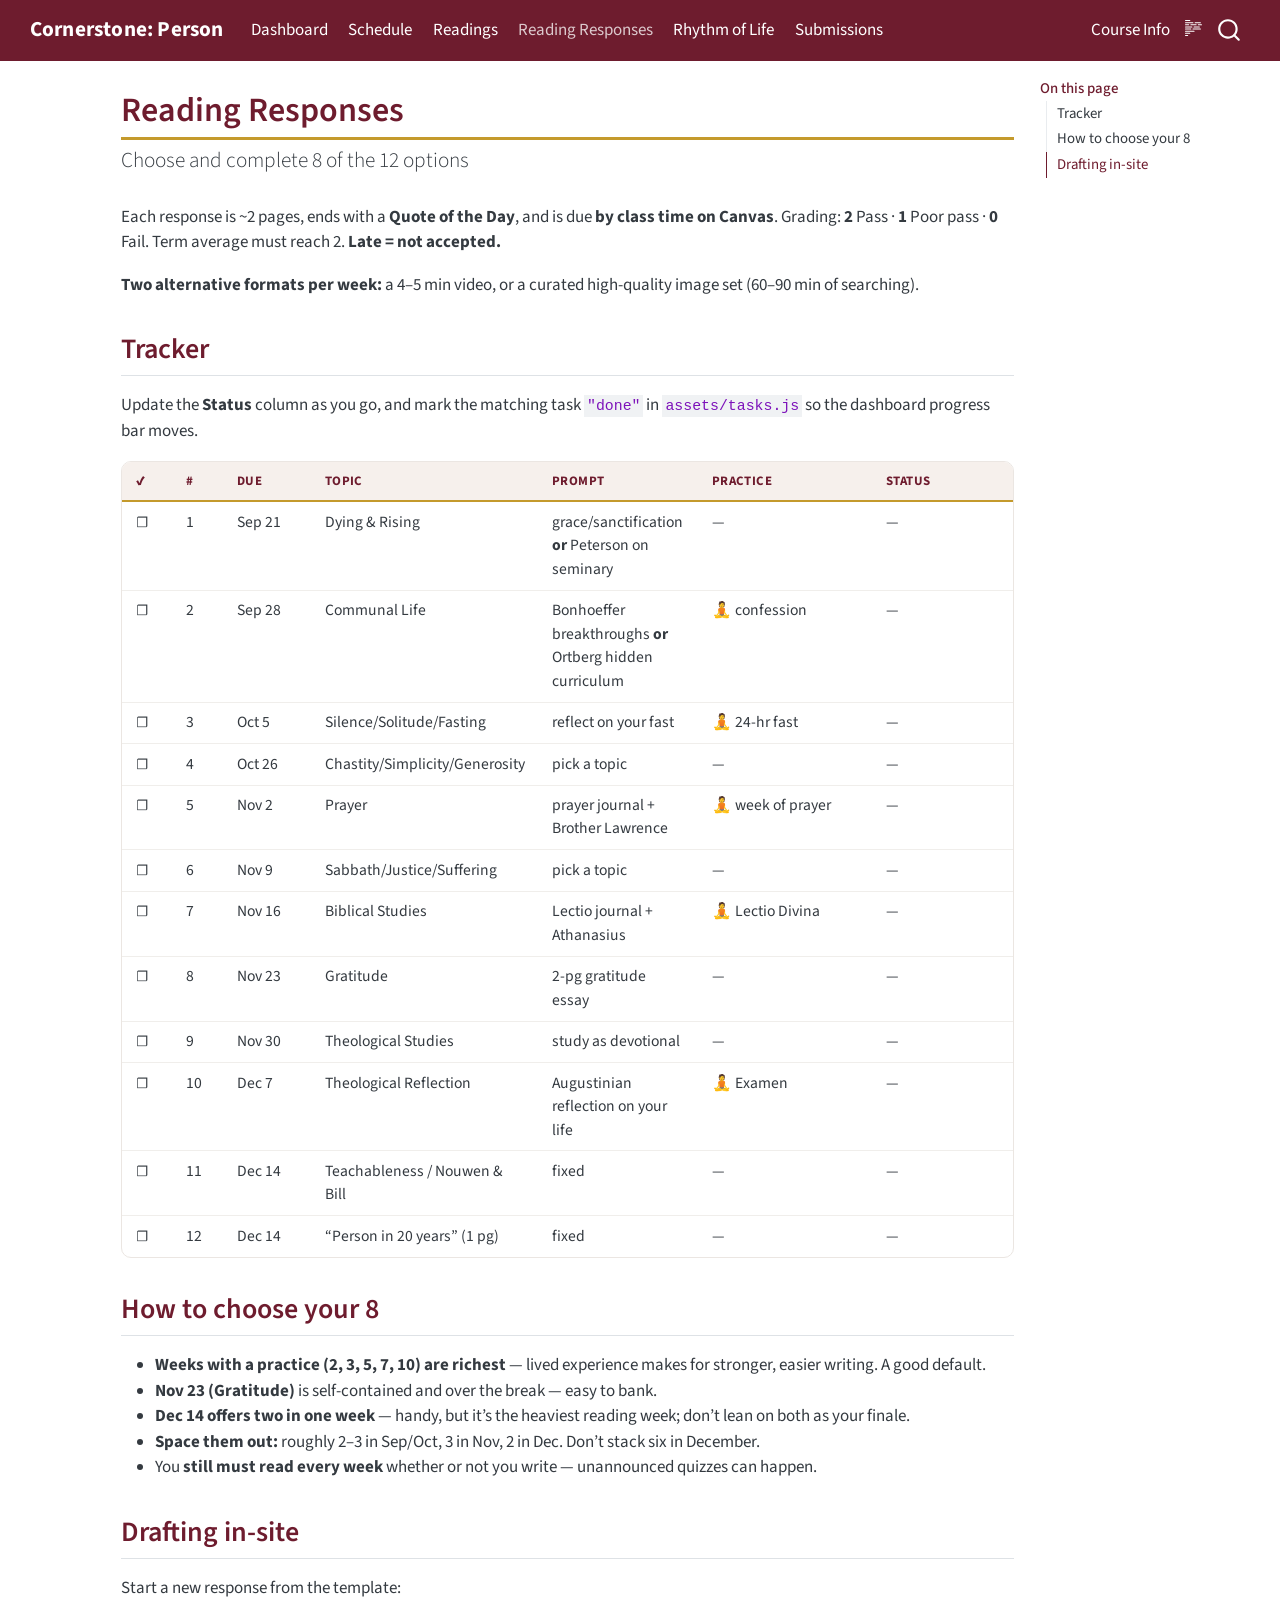
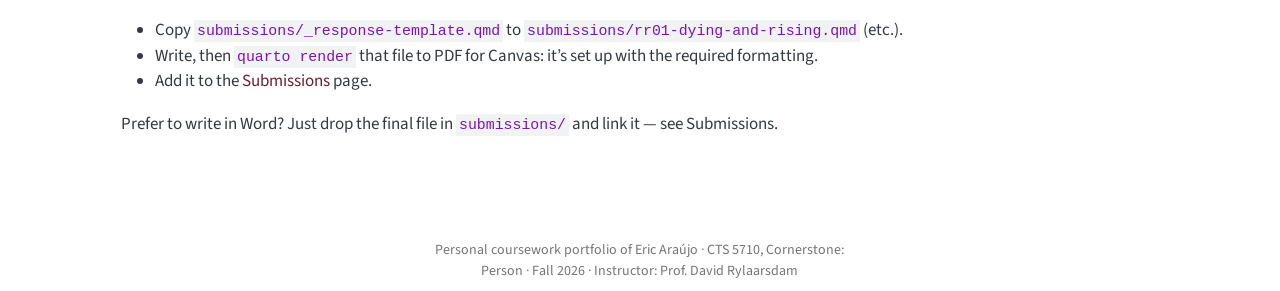
<file: responses.html>
<!DOCTYPE html>
<html xmlns="http://www.w3.org/1999/xhtml" lang="en" xml:lang="en"><head>

<meta charset="utf-8">
<meta name="generator" content="quarto-1.9.38">

<meta name="viewport" content="width=device-width, initial-scale=1.0, user-scalable=yes">


<title>Reading Responses – Cornerstone: Person</title>
<style>
/* Default styles provided by pandoc.
** See https://pandoc.org/MANUAL.html#variables-for-html for config info.
*/
code{white-space: pre-wrap;}
span.smallcaps{font-variant: small-caps;}
div.columns{display: flex; gap: min(4vw, 1.5em);}
div.column{flex: auto; overflow-x: auto;}
div.hanging-indent{margin-left: 1.5em; text-indent: -1.5em;}
ul.task-list{list-style: none;}
ul.task-list li input[type="checkbox"] {
  width: 0.8em;
  margin: 0 0.8em 0.2em -1em; /* quarto-specific, see https://github.com/quarto-dev/quarto-cli/issues/4556 */ 
  vertical-align: middle;
}
</style>


<script src="site_libs/quarto-nav/quarto-nav.js"></script>
<script src="site_libs/quarto-nav/headroom.min.js"></script>
<script src="site_libs/clipboard/clipboard.min.js"></script>
<script src="site_libs/quarto-search/autocomplete.umd.js"></script>
<script src="site_libs/quarto-search/fuse.min.js"></script>
<script src="site_libs/quarto-search/quarto-search.js"></script>
<meta name="quarto:offset" content="./">
<script src="site_libs/quarto-html/quarto.js" type="module"></script>
<script src="site_libs/quarto-html/tabsets/tabsets.js" type="module"></script>
<script src="site_libs/quarto-html/popper.min.js"></script>
<script src="site_libs/quarto-html/tippy.umd.min.js"></script>
<script src="site_libs/quarto-html/anchor.min.js"></script>
<link href="site_libs/quarto-html/tippy.css" rel="stylesheet">
<link href="site_libs/quarto-html/quarto-syntax-highlighting-15634bcf2e68342d4ad2dfa704d543f6.css" rel="stylesheet" id="quarto-text-highlighting-styles">
<script src="site_libs/bootstrap/bootstrap.min.js"></script>
<link href="site_libs/bootstrap/bootstrap-icons.css" rel="stylesheet">
<link href="site_libs/bootstrap/bootstrap-ba40bd4e4f482799bbd40f7eed9b15fd.min.css" rel="stylesheet" append-hash="true" id="quarto-bootstrap" data-mode="light">
<script id="quarto-search-options" type="application/json">{
  "location": "navbar",
  "copy-button": false,
  "collapse-after": 3,
  "panel-placement": "end",
  "type": "overlay",
  "limit": 50,
  "keyboard-shortcut": [
    "f",
    "/",
    "s"
  ],
  "show-item-context": false,
  "language": {
    "search-no-results-text": "No results",
    "search-matching-documents-text": "matching documents",
    "search-copy-link-title": "Copy link to search",
    "search-hide-matches-text": "Hide additional matches",
    "search-more-match-text": "more match in this document",
    "search-more-matches-text": "more matches in this document",
    "search-clear-button-title": "Clear",
    "search-text-placeholder": "",
    "search-detached-cancel-button-title": "Cancel",
    "search-submit-button-title": "Submit",
    "search-label": "Search"
  }
}</script>
<script>
/* =====================================================================
   Cornerstone: Person — task data + live dashboard
   ---------------------------------------------------------------------
   THIS IS YOUR SINGLE SOURCE OF TRUTH. Edit the TASKS array below.

   Each task:
     id     : unique short string
     title  : what it is (can include a Quarto link path)
     type   : "reading" | "response" | "practice" | "deliverable" | "admin"
     due    : "YYYY-MM-DD"  (deadline; responses/practices due at class time)
     status : "todo"     -> a committed task; shows in warnings
              "optional" -> a Reading Response option (you pick 8 of 12);
                            lives in the tracker, doesn't nag you
              "done"     -> finished; struck through, counts toward progress
     link   : (optional) URL/path, e.g. "submissions/rr1.qmd"
     note   : (optional) short reminder text
   ===================================================================== */
window.TASKS = [
  // --- Admin / start of term ---
  { id:"profile-submit", title:"Post & submit Personal Profile (Canvas)", type:"admin", due:"2026-09-16", status:"todo" },
  { id:"profile-read",   title:"Read classmates' Personal Profiles", type:"admin", due:"2026-09-19", status:"todo" },

  // --- Practices (start before the class that discusses them) ---
  { id:"prac-confession", title:"Practice confession to someone you trust", type:"practice", due:"2026-09-27", status:"todo", note:"Before the Sep 28 class on Communal Life." },
  { id:"prac-fast",       title:"24-hour fast", type:"practice", due:"2026-10-04", status:"todo", note:"Needs a clear day; before Oct 5." },
  { id:"prac-prayer-start", title:"Begin a week-long prayer practice", type:"practice", due:"2026-10-26", status:"todo", note:"Start ~1 week before the Nov 2 prayer response." },
  { id:"prac-lectio",     title:"Practice Lectio Divina across the week", type:"practice", due:"2026-11-16", status:"todo", note:"For the Nov 16 Biblical Studies response." },
  { id:"prac-examen",     title:"Begin the Daily Examen", type:"practice", due:"2026-12-07", status:"todo", note:"For the Dec 7 Theological Reflection." },
  { id:"read-nouwen",     title:"Start Nouwen, In the Name of Jesus (90 pp)", type:"reading", due:"2026-12-01", status:"todo", note:"Biggest single reading — pace ~15 pp/day for Dec 14." },

  // --- Reading Responses: choose 8 of these 12 (status "optional") ---
  { id:"rr1",  title:"RR — Dying & Rising", type:"response", due:"2026-09-21", status:"optional" },
  { id:"rr2",  title:"RR — Communal Life", type:"response", due:"2026-09-28", status:"optional" },
  { id:"rr3",  title:"RR — Silence, Solitude & Fasting", type:"response", due:"2026-10-05", status:"optional" },
  { id:"rr4",  title:"RR — Chastity, Simplicity, Generosity", type:"response", due:"2026-10-26", status:"optional" },
  { id:"rr5",  title:"RR — Prayer & Dark Nights", type:"response", due:"2026-11-02", status:"optional" },
  { id:"rr6",  title:"RR — Sabbath, Justice, Suffering", type:"response", due:"2026-11-09", status:"optional" },
  { id:"rr7",  title:"RR — Biblical Studies (Lectio)", type:"response", due:"2026-11-16", status:"optional" },
  { id:"rr8",  title:"RR — Gratitude (Thanksgiving)", type:"response", due:"2026-11-23", status:"optional" },
  { id:"rr9",  title:"RR — Theological Studies", type:"response", due:"2026-11-30", status:"optional" },
  { id:"rr10", title:"RR — Theological Reflection", type:"response", due:"2026-12-07", status:"optional" },
  { id:"rr11", title:"RR — Teachableness / Nouwen & Bill", type:"response", due:"2026-12-14", status:"optional" },
  { id:"rr12", title:"RR — 'Person in 20 years' (1 page)", type:"response", due:"2026-12-14", status:"optional" },

  // --- Deliverables ---
  { id:"rhythm", title:"Rhythm of Life due (Word doc → Canvas)", type:"deliverable", due:"2026-12-16", status:"todo", note:"Late = one full letter grade per day." },
  { id:"final",  title:"Final Exam due", type:"deliverable", due:"2026-12-18", status:"todo" }
];

/* ---------------------------------------------------------------------
   READINGS TRACKER — one row per class week that has reading.
   Set status:"done" when you've finished that week's reading.
   pages are my estimates from the assigned ranges (guides, not exact).
   --------------------------------------------------------------------- */
window.READINGS = [
  { week:"Sep 21", topic:"Dying & Rising", pages:45, due:"2026-09-21", status:"todo", items:[
    { who:"James K.A. Smith", what:"You Are What You Love, ch. 1", pages:"pp. 1–25" },
    { who:"Dallas Willard", what:"“Spiritual Formation as a Part of Salvation”", pages:"" },
    { who:"Eugene Peterson", what:"“On Pentecostals, Poets, and Professors” (Subversive Spirituality)", pages:"pp. 245–249, 252–256" }
  ]},
  { week:"Sep 28", topic:"Communal Life", pages:75, due:"2026-09-28", status:"todo", items:[
    { who:"Dietrich Bonhoeffer", what:"Life Together", pages:"pp. 21–57, 66–89, 110–122" },
    { who:"John Ortberg", what:"“Your Hidden Curriculum” (Leadership, 2009)", pages:"" }
  ]},
  { week:"Oct 5", topic:"Silence, Solitude & Fasting", pages:40, due:"2026-10-05", status:"todo", items:[
    { who:"Kathleen Norris", what:"Amazing Grace: A Vocabulary of Faith", pages:"pp. 16–17" },
    { who:"Choose one", what:"Nouwen, The Way of the Heart (pp. 19–40) — OR — Sue Monk Kidd, Firstlight (pp. 160–168)", pages:"" },
    { who:"Len Vander Zee", what:"“Retreating into Real Life” (The Banner)", pages:"pp. 14–17" },
    { who:"Richard Foster", what:"Celebration of Discipline, ch. 4 (Fasting)", pages:"pp. 47–61" },
    { who:"Watch", what:"Tech-fasting video (youtube.com/watch?v=dRl8EIhrQjQ)", pages:"" }
  ]},
  { week:"Oct 26", topic:"Chastity, Simplicity, Generosity", pages:47, due:"2026-10-26", status:"todo", items:[
    { who:"Rebecca K. DeYoung", what:"Glittering Vices", pages:"pp. 159–179" },
    { who:"Mother Teresa", what:"No Greater Love", pages:"pp. 38–49" },
    { who:"Richard Foster", what:"Celebration of Discipline (Simplicity)", pages:"pp. 79–95" }
  ]},
  { week:"Nov 2", topic:"Prayer & Dark Nights", pages:41, due:"2026-11-02", status:"todo", items:[
    { who:"Eugene Peterson", what:"“Praying by the Book” (Working the Angles)", pages:"pp. 30–43" },
    { who:"Marjorie Thompson", what:"“Communication and Communion with God” (Soul Feast)", pages:"pp. 33–55" },
    { who:"Brother Lawrence", what:"The Practice of the Presence of God (in Devotional Classics)", pages:"pp. 81–87" }
  ]},
  { week:"Nov 9", topic:"Sabbath, Justice, Suffering", pages:62, due:"2026-11-09", status:"todo", items:[
    { who:"Barbara Brown Taylor", what:"The Preaching Life", pages:"pp. 26–39" },
    { who:"Eugene Peterson", what:"Working the Angles", pages:"pp. 44–53" },
    { who:"Martin Luther King, Jr.", what:"Selections: “Nonviolence and Racial Justice,” “Letter from a Birmingham Jail,” “A Tough Mind and a Tender Heart,” “I See the Promised Land”", pages:"" }
  ]},
  { week:"Nov 16", topic:"Biblical Studies", pages:29, due:"2026-11-16", status:"todo", items:[
    { who:"Marjorie Thompson", what:"“Chewing the Bread of the Word” (Soul Feast)", pages:"pp. 19–31" },
    { who:"Athanasius", what:"Letter to Marcellinus (in On the Incarnation) — assigned pages only!", pages:"pp. 97–108, 114–119" }
  ]},
  { week:"Nov 23", topic:"Gratitude", pages:5, due:"2026-11-23", status:"todo", items:[
    { who:"—", what:"No assigned reading. Thanksgiving break: an opportunity to write a gratitude response.", pages:"" }
  ]},
  { week:"Nov 30", topic:"Theological Studies", pages:28, due:"2026-11-30", status:"todo", items:[
    { who:"Eugene Peterson", what:"“The Seminary as a Place of Spiritual Formation” (Subversive Spirituality)", pages:"pp. 54–60" },
    { who:"Robert L. Wilken", what:"“Finding God and Seeking God” (The Spirit of Early Christian Thought)", pages:"pp. 106–109" },
    { who:"Diogenes Allen", what:"“Christian Doctrine and the Spiritual Life” (Spiritual Theology)", pages:"pp. 152–158" },
    { who:"Ellen Charry", what:"“John Calvin” (By the Renewing of Your Minds)", pages:"pp. 199, 201–205, 210–217" }
  ]},
  { week:"Dec 7", topic:"Theological Reflection", pages:48, due:"2026-12-07", status:"todo", items:[
    { who:"David Rylaarsdam", what:"“Theological Reflection in Augustine’s Confessions” (For God So Loved the World)", pages:"pp. 199–209" },
    { who:"Augustine", what:"Confessions, Book 1 OR Book 8", pages:"pp. 14–33 or 137–157" },
    { who:"Sue Monk Kidd", what:"Firstlight", pages:"pp. 95–113" },
    { who:"Read or watch", what:"“Daily Examen” — OR — the Examen video (ignatianspirituality.com)", pages:"" }
  ]},
  { week:"Dec 14", topic:"Life-Long Formation", pages:110, due:"2026-12-14", status:"todo", items:[
    { who:"David Rylaarsdam", what:"“A Teachable Teacher: Docilitas and the Vocation of John Calvin” (Marginal Resistance)", pages:"pp. 165–180" },
    { who:"Henri Nouwen", what:"In the Name of Jesus — ⚠️ 90 pp, start early", pages:"pp. 11–101" },
    { who:"Eugene Peterson", what:"“Developing a ‘lived theology’ of the call” (interview)", pages:"" },
    { who:"Diana Butler Bass", what:"“Intentionality, Practice, and Vitality”", pages:"" }
  ]}
];

/* ---- Dashboard renderer (runs only where #task-dashboard exists) ---- */
(function () {
  function parseDate(s){ const [y,m,d]=s.split("-").map(Number); return new Date(y, m-1, d); }
  function today(){ const t=new Date(); return new Date(t.getFullYear(), t.getMonth(), t.getDate()); }
  function daysUntil(s){ return Math.round((parseDate(s)-today())/86400000); }
  function fmt(s){ return parseDate(s).toLocaleDateString(undefined,{weekday:"short",month:"short",day:"numeric"}); }
  function rel(n){ if(n<0) return `${-n} day${n===-1?"":"s"} overdue`; if(n===0) return "due today"; if(n===1) return "due tomorrow"; return `in ${n} days`; }

  function taskHTML(t, cls){
    const link = t.link ? `<a href="${t.link}">${t.title}</a>` : t.title;
    const note = t.note ? `<span class="note">${t.note}</span>` : "";
    return `<div class="task ${cls}">
      <span class="pill ${t.type}">${t.type}</span>
      <span class="body">${link}${note}</span>
      <span class="meta">${fmt(t.due)} · ${rel(daysUntil(t.due))}</span>
    </div>`;
  }

  function render(){
    const root = document.getElementById("task-dashboard");
    if(!root) return;
    const tasks = window.TASKS.slice();

    // Committed (todo) tasks drive the warnings
    const committed = tasks.filter(t=>t.status==="todo");
    const overdue  = committed.filter(t=>daysUntil(t.due)<0).sort((a,b)=>parseDate(a.due)-parseDate(b.due));
    const soon     = committed.filter(t=>{const d=daysUntil(t.due);return d>=0&&d<=7;}).sort((a,b)=>parseDate(a.due)-parseDate(b.due));
    const upcoming = committed.filter(t=>daysUntil(t.due)>7).sort((a,b)=>parseDate(a.due)-parseDate(b.due));
    const done     = tasks.filter(t=>t.status==="done").sort((a,b)=>parseDate(b.due)-parseDate(a.due));

    // Banner
    let banner="", bclass="ok";
    if(overdue.length){ bclass="alert"; banner=`🔴 ${overdue.length} task${overdue.length>1?"s":""} overdue`+(soon.length?` · ${soon.length} due within a week`:""); }
    else if(soon.length){ bclass="warn"; banner=`🟠 ${soon.length} task${soon.length>1?"s":""} due within the next 7 days`; }
    else { banner="🟢 Nothing due in the next 7 days — nice work."; }

    // Hero: next committed deadline not done
    const next=[...overdue,...soon,...upcoming][0];
    const hero = next
      ? `<div class="dash-hero"><div class="label">Next up</div>
           <div class="title">${next.title}</div>
           <div class="when">${fmt(next.due)} — <b>${rel(daysUntil(next.due))}</b></div></div>`
      : `<div class="dash-hero"><div class="label">Next up</div><div class="title">All caught up 🎉</div></div>`;

    // Reading Response progress
    const responses = tasks.filter(t=>t.type==="response");
    const rrDone = responses.filter(t=>t.status==="done").length;
    const rrNext = responses.filter(t=>t.status!=="done" && daysUntil(t.due)>=0)
                            .sort((a,b)=>parseDate(a.due)-parseDate(b.due))[0];
    const pct = Math.min(100, Math.round(rrDone/8*100));
    const rrBlock = `
      <div class="task-group">
        <h3>Reading Responses — ${rrDone} of 8 done</h3>
        <div class="progress-wrap">
          <div class="progress-bar-outer"><div class="progress-bar-inner" style="width:${pct}%"></div></div>
          <div class="progress-label">You must complete 8 of the 12 options.${rrNext?` Next opportunity: <b>${rrNext.title.replace("RR — ","")}</b> on ${fmt(rrNext.due)} (${rel(daysUntil(rrNext.due))}).`:""} <a href="responses.html">Open the tracker →</a></div>
        </div>
      </div>`;

    // Reading progress
    const readings = (window.READINGS||[]);
    const rDone = readings.filter(r=>r.status==="done").length;
    const rPages = readings.reduce((s,r)=>s+r.pages,0);
    const rPagesDone = readings.filter(r=>r.status==="done").reduce((s,r)=>s+r.pages,0);
    const rNext = readings.filter(r=>r.status!=="done" && daysUntil(r.due)>=0)
                          .sort((a,b)=>parseDate(a.due)-parseDate(b.due))[0];
    const rPct = readings.length? Math.round(rDone/readings.length*100):0;
    const readBlock = `
      <div class="task-group">
        <h3>Readings — ${rDone} of ${readings.length} weeks · ~${rPagesDone}/${rPages} pp</h3>
        <div class="progress-wrap">
          <div class="progress-bar-outer"><div class="progress-bar-inner" style="width:${rPct}%"></div></div>
          <div class="progress-label">${rNext?`Next: <b>${rNext.topic}</b> (~${rNext.pages} pp) by ${fmt(rNext.due)} — ${rel(daysUntil(rNext.due))}.`:"All reading done 🎉"} <a href="readings.html">Open the reading tracker →</a></div>
        </div>
      </div>`;

    function group(title, arr, cls){
      if(!arr.length) return "";
      return `<div class="task-group"><h3>${title}</h3>${arr.map(t=>taskHTML(t,cls)).join("")}</div>`;
    }

    const legend = `
      <div class="type-legend">
        <span class="legend-title">Task types</span>
        <span class="legend-item"><span class="pill admin">admin</span> setup / logistics</span>
        <span class="legend-item"><span class="pill practice">practice</span> spiritual discipline</span>
        <span class="legend-item"><span class="pill reading">reading</span> assigned reading</span>
        <span class="legend-item"><span class="pill response">response</span> reading response</span>
        <span class="legend-item"><span class="pill deliverable">deliverable</span> graded submission</span>
        <span class="legend-note">Edit everything in <code>assets/tasks.js</code>.</span>
      </div>`;

    root.innerHTML =
      `<div id="dash-banner" class="${bclass}">${banner}</div>` +
      hero +
      rrBlock +
      readBlock +
      group("🔴 Overdue", overdue, "overdue") +
      group("🟠 Due this week", soon, "soon") +
      group("Upcoming", upcoming, "upcoming") +
      (done.length?`<details class="task-group"><summary><b>✅ Completed (${done.length})</b></summary>${done.map(t=>taskHTML(t,"done")).join("")}</details>`:"") +
      legend;
  }

  // Full reading tracker (for readings.qmd via #reading-tracker) — itemized per week
  function renderReadingTracker(){
    const root=document.getElementById("reading-tracker");
    if(!root||!window.READINGS) return;
    const cards=window.READINGS.map(r=>{
      const d=daysUntil(r.due); const done=r.status==="done";
      let cls="rc-upcoming",badge="upcoming";
      if(done){cls="rc-done";badge="✔ read";}
      else if(d<0){cls="rc-overdue";badge=rel(d);}
      else if(d<=7){cls="rc-soon";badge=rel(d);}
      else {badge=rel(d);}
      const items=(r.items||[]).map(it=>`
        <li>
          <span class="rl-who">${it.who}</span>
          <span class="rl-what">${it.what}</span>
          ${it.pages?`<span class="rl-pages">${it.pages}</span>`:""}
        </li>`).join("");
      return `<div class="reading-card ${cls}">
        <div class="reading-card-head">
          <span class="rc-check">${done?"✅":"☐"}</span>
          <span class="rc-week">${r.week}</span>
          <span class="rc-topic">${r.topic}</span>
          <span class="rc-meta">~${r.pages} pp · <b>${badge}</b></span>
        </div>
        <ul class="reading-list">${items}</ul>
      </div>`;
    }).join("");
    const total=window.READINGS.reduce((s,r)=>s+r.pages,0);
    const doneN=window.READINGS.filter(r=>r.status==="done").length;
    root.innerHTML=`
      <p class="progress-label">${doneN} of ${window.READINGS.length} weeks read · ~${total} pp total. Mark a week <code>"done"</code> in <code>assets/tasks.js</code> to check it off.</p>
      ${cards}`;
  }

  function boot(){ render(); renderReadingTracker(); }
  if(document.readyState==="loading") document.addEventListener("DOMContentLoaded", boot);
  else boot();
})();
</script>


<link rel="stylesheet" href="assets/dashboard-style.css">
</head>

<body class="nav-fixed quarto-light">

<div id="quarto-search-results"></div>
  <header id="quarto-header" class="headroom fixed-top">
    <nav class="navbar navbar-expand-lg " data-bs-theme="dark">
      <div class="navbar-container container-fluid">
      <div class="navbar-brand-container mx-auto">
    <a class="navbar-brand" href="./index.html">
    <span class="navbar-title">Cornerstone: Person</span>
    </a>
  </div>
            <div id="quarto-search" class="" title="Search"></div>
          <button class="navbar-toggler" type="button" data-bs-toggle="collapse" data-bs-target="#navbarCollapse" aria-controls="navbarCollapse" role="menu" aria-expanded="false" aria-label="Toggle navigation" onclick="if (window.quartoToggleHeadroom) { window.quartoToggleHeadroom(); }">
  <span class="navbar-toggler-icon"></span>
</button>
          <div class="collapse navbar-collapse" id="navbarCollapse">
            <ul class="navbar-nav navbar-nav-scroll me-auto">
  <li class="nav-item">
    <a class="nav-link" href="./index.html"> 
<span class="menu-text">Dashboard</span></a>
  </li>  
  <li class="nav-item">
    <a class="nav-link" href="./schedule.html"> 
<span class="menu-text">Schedule</span></a>
  </li>  
  <li class="nav-item">
    <a class="nav-link" href="./readings.html"> 
<span class="menu-text">Readings</span></a>
  </li>  
  <li class="nav-item">
    <a class="nav-link active" href="./responses.html" aria-current="page"> 
<span class="menu-text">Reading Responses</span></a>
  </li>  
  <li class="nav-item">
    <a class="nav-link" href="./rhythm.html"> 
<span class="menu-text">Rhythm of Life</span></a>
  </li>  
  <li class="nav-item">
    <a class="nav-link" href="./submissions.html"> 
<span class="menu-text">Submissions</span></a>
  </li>  
</ul>
            <ul class="navbar-nav navbar-nav-scroll ms-auto">
  <li class="nav-item">
    <a class="nav-link" href="./about.html"> 
<span class="menu-text">Course Info</span></a>
  </li>  
</ul>
          </div> <!-- /navcollapse -->
            <div class="quarto-navbar-tools">
  <a href="" class="quarto-reader-toggle quarto-navigation-tool px-1" onclick="window.quartoToggleReader(); return false;" title="Toggle reader mode">
  <div class="quarto-reader-toggle-btn">
  <i class="bi"></i>
  </div>
</a>
</div>
      </div> <!-- /container-fluid -->
    </nav>
</header>
<!-- content -->
<div id="quarto-content" class="quarto-container page-columns page-rows-contents page-layout-article page-navbar">
<!-- sidebar -->
<!-- margin-sidebar -->
    <div id="quarto-margin-sidebar" class="sidebar margin-sidebar">
        <nav id="TOC" role="doc-toc" class="toc-active">
    <h2 id="toc-title">On this page</h2>
   
  <ul>
  <li><a href="#tracker" id="toc-tracker" class="nav-link active" data-scroll-target="#tracker">Tracker</a></li>
  <li><a href="#how-to-choose-your-8" id="toc-how-to-choose-your-8" class="nav-link" data-scroll-target="#how-to-choose-your-8">How to choose your 8</a></li>
  <li><a href="#drafting-in-site" id="toc-drafting-in-site" class="nav-link" data-scroll-target="#drafting-in-site">Drafting in-site</a></li>
  </ul>
</nav>
    </div>
<!-- main -->
<main class="content" id="quarto-document-content">

<header id="title-block-header" class="quarto-title-block default">
<div class="quarto-title">
<h1 class="title">Reading Responses</h1>
<p class="subtitle lead">Choose and complete 8 of the 12 options</p>
</div>



<div class="quarto-title-meta">

    
  
    
  </div>
  


</header>


<p>Each response is ~2 pages, ends with a <strong>Quote of the Day</strong>, and is due <strong>by class time on Canvas</strong>. Grading: <strong>2</strong> Pass · <strong>1</strong> Poor pass · <strong>0</strong> Fail. Term average must reach 2. <strong>Late = not accepted.</strong></p>
<p><strong>Two alternative formats per week:</strong> a 4–5 min video, or a curated high-quality image set (60–90 min of searching).</p>
<section id="tracker" class="level2">
<h2 class="anchored" data-anchor-id="tracker">Tracker</h2>
<p>Update the <strong>Status</strong> column as you go, and mark the matching task <code>"done"</code> in <code>assets/tasks.js</code> so the dashboard progress bar moves.</p>
<table class="caption-top table">
<colgroup>
<col style="width: 6%">
<col style="width: 6%">
<col style="width: 11%">
<col style="width: 15%">
<col style="width: 18%">
<col style="width: 22%">
<col style="width: 18%">
</colgroup>
<thead>
<tr class="header">
<th>✔</th>
<th>#</th>
<th>Due</th>
<th>Topic</th>
<th>Prompt</th>
<th>Practice</th>
<th>Status</th>
</tr>
</thead>
<tbody>
<tr class="odd">
<td>☐</td>
<td>1</td>
<td>Sep 21</td>
<td>Dying &amp; Rising</td>
<td>grace/sanctification <strong>or</strong> Peterson on seminary</td>
<td>—</td>
<td>—</td>
</tr>
<tr class="even">
<td>☐</td>
<td>2</td>
<td>Sep 28</td>
<td>Communal Life</td>
<td>Bonhoeffer breakthroughs <strong>or</strong> Ortberg hidden curriculum</td>
<td>🧘 confession</td>
<td>—</td>
</tr>
<tr class="odd">
<td>☐</td>
<td>3</td>
<td>Oct 5</td>
<td>Silence/Solitude/Fasting</td>
<td>reflect on your fast</td>
<td>🧘 24-hr fast</td>
<td>—</td>
</tr>
<tr class="even">
<td>☐</td>
<td>4</td>
<td>Oct 26</td>
<td>Chastity/Simplicity/Generosity</td>
<td>pick a topic</td>
<td>—</td>
<td>—</td>
</tr>
<tr class="odd">
<td>☐</td>
<td>5</td>
<td>Nov 2</td>
<td>Prayer</td>
<td>prayer journal + Brother Lawrence</td>
<td>🧘 week of prayer</td>
<td>—</td>
</tr>
<tr class="even">
<td>☐</td>
<td>6</td>
<td>Nov 9</td>
<td>Sabbath/Justice/Suffering</td>
<td>pick a topic</td>
<td>—</td>
<td>—</td>
</tr>
<tr class="odd">
<td>☐</td>
<td>7</td>
<td>Nov 16</td>
<td>Biblical Studies</td>
<td>Lectio journal + Athanasius</td>
<td>🧘 Lectio Divina</td>
<td>—</td>
</tr>
<tr class="even">
<td>☐</td>
<td>8</td>
<td>Nov 23</td>
<td>Gratitude</td>
<td>2-pg gratitude essay</td>
<td>—</td>
<td>—</td>
</tr>
<tr class="odd">
<td>☐</td>
<td>9</td>
<td>Nov 30</td>
<td>Theological Studies</td>
<td>study as devotional</td>
<td>—</td>
<td>—</td>
</tr>
<tr class="even">
<td>☐</td>
<td>10</td>
<td>Dec 7</td>
<td>Theological Reflection</td>
<td>Augustinian reflection on your life</td>
<td>🧘 Examen</td>
<td>—</td>
</tr>
<tr class="odd">
<td>☐</td>
<td>11</td>
<td>Dec 14</td>
<td>Teachableness / Nouwen &amp; Bill</td>
<td>fixed</td>
<td>—</td>
<td>—</td>
</tr>
<tr class="even">
<td>☐</td>
<td>12</td>
<td>Dec 14</td>
<td>“Person in 20 years” (1 pg)</td>
<td>fixed</td>
<td>—</td>
<td>—</td>
</tr>
</tbody>
</table>
</section>
<section id="how-to-choose-your-8" class="level2">
<h2 class="anchored" data-anchor-id="how-to-choose-your-8">How to choose your 8</h2>
<ul>
<li><strong>Weeks with a practice (2, 3, 5, 7, 10) are richest</strong> — lived experience makes for stronger, easier writing. A good default.</li>
<li><strong>Nov 23 (Gratitude)</strong> is self-contained and over the break — easy to bank.</li>
<li><strong>Dec 14 offers two in one week</strong> — handy, but it’s the heaviest reading week; don’t lean on both as your finale.</li>
<li><strong>Space them out:</strong> roughly 2–3 in Sep/Oct, 3 in Nov, 2 in Dec.&nbsp;Don’t stack six in December.</li>
<li>You <strong>still must read every week</strong> whether or not you write — unannounced quizzes can happen.</li>
</ul>
</section>
<section id="drafting-in-site" class="level2">
<h2 class="anchored" data-anchor-id="drafting-in-site">Drafting in-site</h2>
<p>Start a new response from the template:</p>
<ul>
<li>Copy <code>submissions/_response-template.qmd</code> to <code>submissions/rr01-dying-and-rising.qmd</code> (etc.).</li>
<li>Write, then <code>quarto render</code> that file to PDF for Canvas: it’s set up with the required formatting.</li>
<li>Add it to the <a href="./submissions.html">Submissions</a> page.</li>
</ul>
<p>Prefer to write in Word? Just drop the final file in <code>submissions/</code> and link it — see Submissions.</p>


</section>

</main> <!-- /main -->
<script id="quarto-html-after-body" type="application/javascript">
  window.document.addEventListener("DOMContentLoaded", function (event) {
    const icon = "";
    const anchorJS = new window.AnchorJS();
    anchorJS.options = {
      placement: 'right',
      icon: icon
    };
    anchorJS.add('.anchored');
    const isCodeAnnotation = (el) => {
      for (const clz of el.classList) {
        if (clz.startsWith('code-annotation-')) {                     
          return true;
        }
      }
      return false;
    }
    const onCopySuccess = function(e) {
      // button target
      const button = e.trigger;
      // don't keep focus
      button.blur();
      // flash "checked"
      button.classList.add('code-copy-button-checked');
      var currentTitle = button.getAttribute("title");
      button.setAttribute("title", "Copied!");
      let tooltip;
      if (window.bootstrap) {
        button.setAttribute("data-bs-toggle", "tooltip");
        button.setAttribute("data-bs-placement", "left");
        button.setAttribute("data-bs-title", "Copied!");
        tooltip = new bootstrap.Tooltip(button, 
          { trigger: "manual", 
            customClass: "code-copy-button-tooltip",
            offset: [0, -8]});
        tooltip.show();    
      }
      setTimeout(function() {
        if (tooltip) {
          tooltip.hide();
          button.removeAttribute("data-bs-title");
          button.removeAttribute("data-bs-toggle");
          button.removeAttribute("data-bs-placement");
        }
        button.setAttribute("title", currentTitle);
        button.classList.remove('code-copy-button-checked');
      }, 1000);
      // clear code selection
      e.clearSelection();
    }
    const getTextToCopy = function(trigger) {
      const outerScaffold = trigger.parentElement.cloneNode(true);
      const codeEl = outerScaffold.querySelector('code');
      for (const childEl of codeEl.children) {
        if (isCodeAnnotation(childEl)) {
          childEl.remove();
        }
      }
      return codeEl.innerText;
    }
    const clipboard = new window.ClipboardJS('.code-copy-button:not([data-in-quarto-modal])', {
      text: getTextToCopy
    });
    clipboard.on('success', onCopySuccess);
    if (window.document.getElementById('quarto-embedded-source-code-modal')) {
      const clipboardModal = new window.ClipboardJS('.code-copy-button[data-in-quarto-modal]', {
        text: getTextToCopy,
        container: window.document.getElementById('quarto-embedded-source-code-modal')
      });
      clipboardModal.on('success', onCopySuccess);
    }
      var localhostRegex = new RegExp(/^(?:http|https):\/\/localhost\:?[0-9]*\//);
      var mailtoRegex = new RegExp(/^mailto:/);
        var filterRegex = new RegExp("https:\/\/ericaraujophd\.github\.io\/26FA-Cornerstone-Person\/");
      var isInternal = (href) => {
          return filterRegex.test(href) || localhostRegex.test(href) || mailtoRegex.test(href);
      }
      // Inspect non-navigation links and adorn them if external
     var links = window.document.querySelectorAll('a[href]:not(.nav-link):not(.navbar-brand):not(.toc-action):not(.sidebar-link):not(.sidebar-item-toggle):not(.pagination-link):not(.no-external):not([aria-hidden]):not(.dropdown-item):not(.quarto-navigation-tool):not(.about-link)');
      for (var i=0; i<links.length; i++) {
        const link = links[i];
        if (!isInternal(link.href)) {
          // undo the damage that might have been done by quarto-nav.js in the case of
          // links that we want to consider external
          if (link.dataset.originalHref !== undefined) {
            link.href = link.dataset.originalHref;
          }
        }
      }
    function tippyHover(el, contentFn, onTriggerFn, onUntriggerFn) {
      const config = {
        allowHTML: true,
        maxWidth: 500,
        delay: 100,
        arrow: false,
        appendTo: function(el) {
            return el.parentElement;
        },
        interactive: true,
        interactiveBorder: 10,
        theme: 'quarto',
        placement: 'bottom-start',
      };
      if (contentFn) {
        config.content = contentFn;
      }
      if (onTriggerFn) {
        config.onTrigger = onTriggerFn;
      }
      if (onUntriggerFn) {
        config.onUntrigger = onUntriggerFn;
      }
      window.tippy(el, config); 
    }
    const noterefs = window.document.querySelectorAll('a[role="doc-noteref"]');
    for (var i=0; i<noterefs.length; i++) {
      const ref = noterefs[i];
      tippyHover(ref, function() {
        // use id or data attribute instead here
        let href = ref.getAttribute('data-footnote-href') || ref.getAttribute('href');
        try { href = new URL(href).hash; } catch {}
        const id = href.replace(/^#\/?/, "");
        const note = window.document.getElementById(id);
        if (note) {
          return note.innerHTML;
        } else {
          return "";
        }
      });
    }
    const xrefs = window.document.querySelectorAll('a.quarto-xref');
    const processXRef = (id, note) => {
      // Strip column container classes
      const stripColumnClz = (el) => {
        el.classList.remove("page-full", "page-columns");
        if (el.children) {
          for (const child of el.children) {
            stripColumnClz(child);
          }
        }
      }
      stripColumnClz(note)
      if (id === null || id.startsWith('sec-')) {
        // Special case sections, only their first couple elements
        const container = document.createElement("div");
        if (note.children && note.children.length > 2) {
          container.appendChild(note.children[0].cloneNode(true));
          for (let i = 1; i < note.children.length; i++) {
            const child = note.children[i];
            if (child.tagName === "P" && child.innerText === "") {
              continue;
            } else {
              container.appendChild(child.cloneNode(true));
              break;
            }
          }
          if (window.Quarto?.typesetMath) {
            window.Quarto.typesetMath(container);
          }
          return container.innerHTML
        } else {
          if (window.Quarto?.typesetMath) {
            window.Quarto.typesetMath(note);
          }
          return note.innerHTML;
        }
      } else {
        // Remove any anchor links if they are present
        const anchorLink = note.querySelector('a.anchorjs-link');
        if (anchorLink) {
          anchorLink.remove();
        }
        if (window.Quarto?.typesetMath) {
          window.Quarto.typesetMath(note);
        }
        if (note.classList.contains("callout")) {
          return note.outerHTML;
        } else {
          return note.innerHTML;
        }
      }
    }
    for (var i=0; i<xrefs.length; i++) {
      const xref = xrefs[i];
      tippyHover(xref, undefined, function(instance) {
        instance.disable();
        let url = xref.getAttribute('href');
        let hash = undefined; 
        if (url.startsWith('#')) {
          hash = url;
        } else {
          try { hash = new URL(url).hash; } catch {}
        }
        if (hash) {
          const id = hash.replace(/^#\/?/, "");
          const note = window.document.getElementById(id);
          if (note !== null) {
            try {
              const html = processXRef(id, note.cloneNode(true));
              instance.setContent(html);
            } finally {
              instance.enable();
              instance.show();
            }
          } else {
            // See if we can fetch this
            fetch(url.split('#')[0])
            .then(res => res.text())
            .then(html => {
              const parser = new DOMParser();
              const htmlDoc = parser.parseFromString(html, "text/html");
              const note = htmlDoc.getElementById(id);
              if (note !== null) {
                const html = processXRef(id, note);
                instance.setContent(html);
              } 
            }).finally(() => {
              instance.enable();
              instance.show();
            });
          }
        } else {
          // See if we can fetch a full url (with no hash to target)
          // This is a special case and we should probably do some content thinning / targeting
          fetch(url)
          .then(res => res.text())
          .then(html => {
            const parser = new DOMParser();
            const htmlDoc = parser.parseFromString(html, "text/html");
            const note = htmlDoc.querySelector('main.content');
            if (note !== null) {
              // This should only happen for chapter cross references
              // (since there is no id in the URL)
              // remove the first header
              if (note.children.length > 0 && note.children[0].tagName === "HEADER") {
                note.children[0].remove();
              }
              const html = processXRef(null, note);
              instance.setContent(html);
            } 
          }).finally(() => {
            instance.enable();
            instance.show();
          });
        }
      }, function(instance) {
      });
    }
        let selectedAnnoteEl;
        const selectorForAnnotation = ( cell, annotation) => {
          let cellAttr = 'data-code-cell="' + cell + '"';
          let lineAttr = 'data-code-annotation="' +  annotation + '"';
          const selector = 'span[' + cellAttr + '][' + lineAttr + ']';
          return selector;
        }
        const selectCodeLines = (annoteEl) => {
          const doc = window.document;
          const targetCell = annoteEl.getAttribute("data-target-cell");
          const targetAnnotation = annoteEl.getAttribute("data-target-annotation");
          const annoteSpan = window.document.querySelector(selectorForAnnotation(targetCell, targetAnnotation));
          const lines = annoteSpan.getAttribute("data-code-lines").split(",");
          const lineIds = lines.map((line) => {
            return targetCell + "-" + line;
          })
          let top = null;
          let height = null;
          let parent = null;
          if (lineIds.length > 0) {
              //compute the position of the single el (top and bottom and make a div)
              const el = window.document.getElementById(lineIds[0]);
              top = el.offsetTop;
              height = el.offsetHeight;
              parent = el.parentElement.parentElement;
            if (lineIds.length > 1) {
              const lastEl = window.document.getElementById(lineIds[lineIds.length - 1]);
              const bottom = lastEl.offsetTop + lastEl.offsetHeight;
              height = bottom - top;
            }
            if (top !== null && height !== null && parent !== null) {
              // cook up a div (if necessary) and position it 
              let div = window.document.getElementById("code-annotation-line-highlight");
              if (div === null) {
                div = window.document.createElement("div");
                div.setAttribute("id", "code-annotation-line-highlight");
                div.style.position = 'absolute';
                parent.appendChild(div);
              }
              div.style.top = top - 2 + "px";
              div.style.height = height + 4 + "px";
              div.style.left = 0;
              let gutterDiv = window.document.getElementById("code-annotation-line-highlight-gutter");
              if (gutterDiv === null) {
                gutterDiv = window.document.createElement("div");
                gutterDiv.setAttribute("id", "code-annotation-line-highlight-gutter");
                gutterDiv.style.position = 'absolute';
                const codeCell = window.document.getElementById(targetCell);
                const gutter = codeCell.querySelector('.code-annotation-gutter');
                gutter.appendChild(gutterDiv);
              }
              gutterDiv.style.top = top - 2 + "px";
              gutterDiv.style.height = height + 4 + "px";
            }
            selectedAnnoteEl = annoteEl;
          }
        };
        const unselectCodeLines = () => {
          const elementsIds = ["code-annotation-line-highlight", "code-annotation-line-highlight-gutter"];
          elementsIds.forEach((elId) => {
            const div = window.document.getElementById(elId);
            if (div) {
              div.remove();
            }
          });
          selectedAnnoteEl = undefined;
        };
          // Handle positioning of the toggle
      window.addEventListener(
        "resize",
        throttle(() => {
          elRect = undefined;
          if (selectedAnnoteEl) {
            selectCodeLines(selectedAnnoteEl);
          }
        }, 10)
      );
      function throttle(fn, ms) {
      let throttle = false;
      let timer;
        return (...args) => {
          if(!throttle) { // first call gets through
              fn.apply(this, args);
              throttle = true;
          } else { // all the others get throttled
              if(timer) clearTimeout(timer); // cancel #2
              timer = setTimeout(() => {
                fn.apply(this, args);
                timer = throttle = false;
              }, ms);
          }
        };
      }
        // Attach click handler to the DT
        const annoteDls = window.document.querySelectorAll('dt[data-target-cell]');
        for (const annoteDlNode of annoteDls) {
          annoteDlNode.addEventListener('click', (event) => {
            const clickedEl = event.target;
            if (clickedEl !== selectedAnnoteEl) {
              unselectCodeLines();
              const activeEl = window.document.querySelector('dt[data-target-cell].code-annotation-active');
              if (activeEl) {
                activeEl.classList.remove('code-annotation-active');
              }
              selectCodeLines(clickedEl);
              clickedEl.classList.add('code-annotation-active');
            } else {
              // Unselect the line
              unselectCodeLines();
              clickedEl.classList.remove('code-annotation-active');
            }
          });
        }
    const findCites = (el) => {
      const parentEl = el.parentElement;
      if (parentEl) {
        const cites = parentEl.dataset.cites;
        if (cites) {
          return {
            el,
            cites: cites.split(' ')
          };
        } else {
          return findCites(el.parentElement)
        }
      } else {
        return undefined;
      }
    };
    var bibliorefs = window.document.querySelectorAll('a[role="doc-biblioref"]');
    for (var i=0; i<bibliorefs.length; i++) {
      const ref = bibliorefs[i];
      const citeInfo = findCites(ref);
      if (citeInfo) {
        tippyHover(citeInfo.el, function() {
          var popup = window.document.createElement('div');
          citeInfo.cites.forEach(function(cite) {
            var citeDiv = window.document.createElement('div');
            citeDiv.classList.add('hanging-indent');
            citeDiv.classList.add('csl-entry');
            var biblioDiv = window.document.getElementById('ref-' + cite);
            if (biblioDiv) {
              citeDiv.innerHTML = biblioDiv.innerHTML;
            }
            popup.appendChild(citeDiv);
          });
          return popup.innerHTML;
        });
      }
    }
  });
  </script>
</div> <!-- /content -->
<footer class="footer">
  <div class="nav-footer">
    <div class="nav-footer-left">
      &nbsp;
    </div>   
    <div class="nav-footer-center">
<p>Personal coursework portfolio of Eric Araújo · CTS 5710, Cornerstone: Person · Fall 2026 · Instructor: Prof.&nbsp;David Rylaarsdam</p>
</div>
    <div class="nav-footer-right">
      &nbsp;
    </div>
  </div>
</footer>




</body></html>
</file>
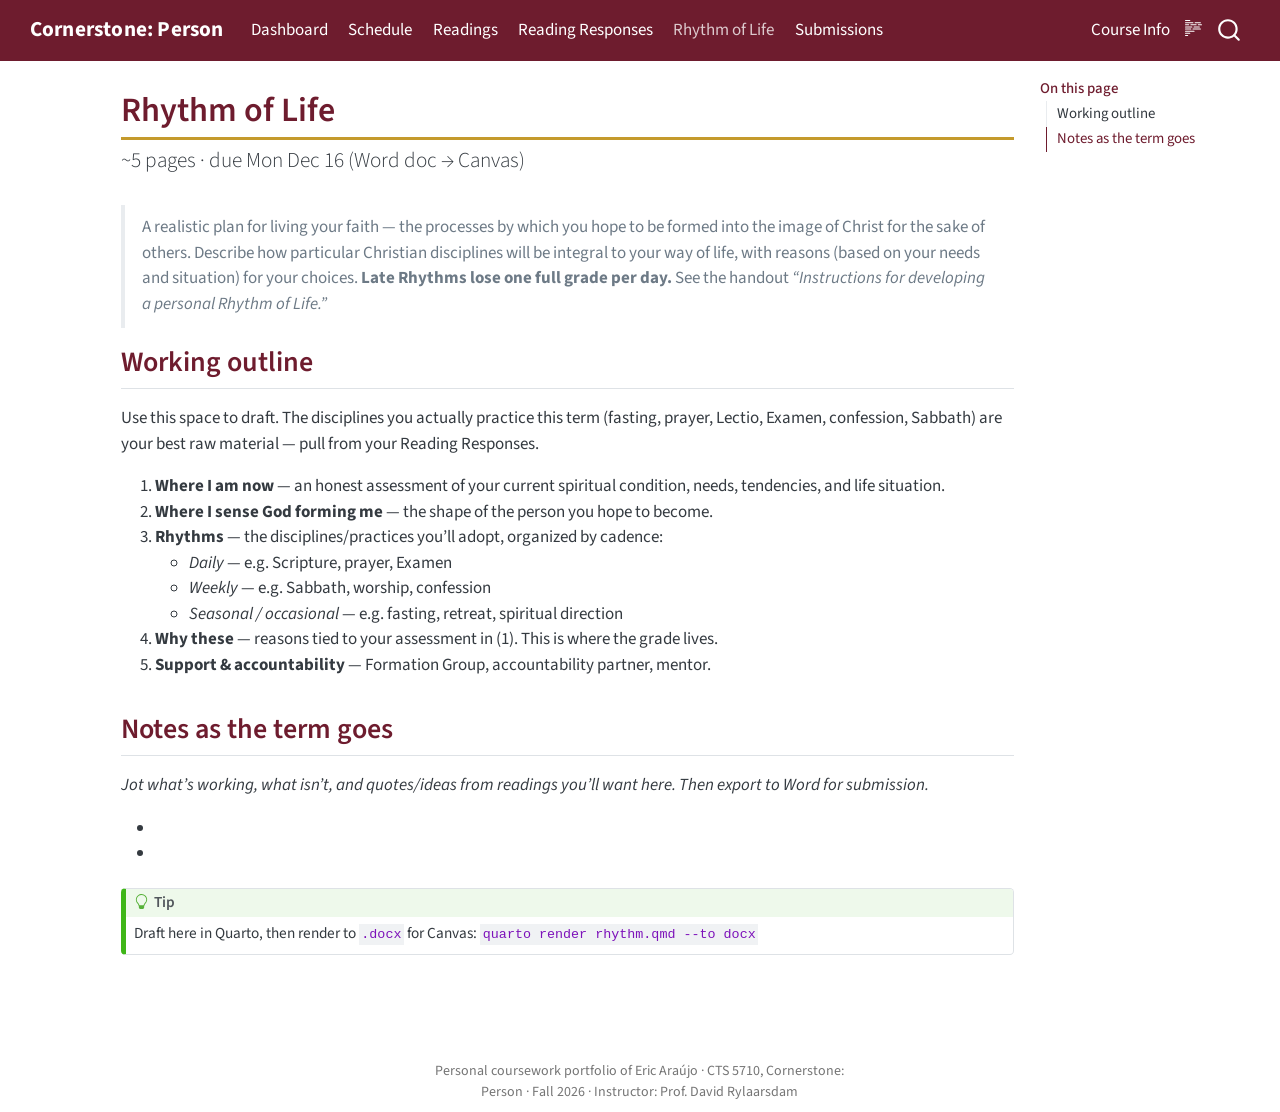
<file: rhythm.html>
<!DOCTYPE html>
<html xmlns="http://www.w3.org/1999/xhtml" lang="en" xml:lang="en"><head>

<meta charset="utf-8">
<meta name="generator" content="quarto-1.9.38">

<meta name="viewport" content="width=device-width, initial-scale=1.0, user-scalable=yes">


<title>Rhythm of Life – Cornerstone: Person</title>
<style>
/* Default styles provided by pandoc.
** See https://pandoc.org/MANUAL.html#variables-for-html for config info.
*/
code{white-space: pre-wrap;}
span.smallcaps{font-variant: small-caps;}
div.columns{display: flex; gap: min(4vw, 1.5em);}
div.column{flex: auto; overflow-x: auto;}
div.hanging-indent{margin-left: 1.5em; text-indent: -1.5em;}
ul.task-list{list-style: none;}
ul.task-list li input[type="checkbox"] {
  width: 0.8em;
  margin: 0 0.8em 0.2em -1em; /* quarto-specific, see https://github.com/quarto-dev/quarto-cli/issues/4556 */ 
  vertical-align: middle;
}
</style>


<script src="site_libs/quarto-nav/quarto-nav.js"></script>
<script src="site_libs/quarto-nav/headroom.min.js"></script>
<script src="site_libs/clipboard/clipboard.min.js"></script>
<script src="site_libs/quarto-search/autocomplete.umd.js"></script>
<script src="site_libs/quarto-search/fuse.min.js"></script>
<script src="site_libs/quarto-search/quarto-search.js"></script>
<meta name="quarto:offset" content="./">
<script src="site_libs/quarto-html/quarto.js" type="module"></script>
<script src="site_libs/quarto-html/tabsets/tabsets.js" type="module"></script>
<script src="site_libs/quarto-html/popper.min.js"></script>
<script src="site_libs/quarto-html/tippy.umd.min.js"></script>
<script src="site_libs/quarto-html/anchor.min.js"></script>
<link href="site_libs/quarto-html/tippy.css" rel="stylesheet">
<link href="site_libs/quarto-html/quarto-syntax-highlighting-15634bcf2e68342d4ad2dfa704d543f6.css" rel="stylesheet" id="quarto-text-highlighting-styles">
<script src="site_libs/bootstrap/bootstrap.min.js"></script>
<link href="site_libs/bootstrap/bootstrap-icons.css" rel="stylesheet">
<link href="site_libs/bootstrap/bootstrap-ba40bd4e4f482799bbd40f7eed9b15fd.min.css" rel="stylesheet" append-hash="true" id="quarto-bootstrap" data-mode="light">
<script id="quarto-search-options" type="application/json">{
  "location": "navbar",
  "copy-button": false,
  "collapse-after": 3,
  "panel-placement": "end",
  "type": "overlay",
  "limit": 50,
  "keyboard-shortcut": [
    "f",
    "/",
    "s"
  ],
  "show-item-context": false,
  "language": {
    "search-no-results-text": "No results",
    "search-matching-documents-text": "matching documents",
    "search-copy-link-title": "Copy link to search",
    "search-hide-matches-text": "Hide additional matches",
    "search-more-match-text": "more match in this document",
    "search-more-matches-text": "more matches in this document",
    "search-clear-button-title": "Clear",
    "search-text-placeholder": "",
    "search-detached-cancel-button-title": "Cancel",
    "search-submit-button-title": "Submit",
    "search-label": "Search"
  }
}</script>
<script>
/* =====================================================================
   Cornerstone: Person — task data + live dashboard
   ---------------------------------------------------------------------
   THIS IS YOUR SINGLE SOURCE OF TRUTH. Edit the TASKS array below.

   Each task:
     id     : unique short string
     title  : what it is (can include a Quarto link path)
     type   : "reading" | "response" | "practice" | "deliverable" | "admin"
     due    : "YYYY-MM-DD"  (deadline; responses/practices due at class time)
     status : "todo"     -> a committed task; shows in warnings
              "optional" -> a Reading Response option (you pick 8 of 12);
                            lives in the tracker, doesn't nag you
              "done"     -> finished; struck through, counts toward progress
     link   : (optional) URL/path, e.g. "submissions/rr1.qmd"
     note   : (optional) short reminder text
   ===================================================================== */
window.TASKS = [
  // --- Admin / start of term ---
  { id:"profile-submit", title:"Post & submit Personal Profile (Canvas)", type:"admin", due:"2026-09-16", status:"todo" },
  { id:"profile-read",   title:"Read classmates' Personal Profiles", type:"admin", due:"2026-09-19", status:"todo" },

  // --- Practices (start before the class that discusses them) ---
  { id:"prac-confession", title:"Practice confession to someone you trust", type:"practice", due:"2026-09-27", status:"todo", note:"Before the Sep 28 class on Communal Life." },
  { id:"prac-fast",       title:"24-hour fast", type:"practice", due:"2026-10-04", status:"todo", note:"Needs a clear day; before Oct 5." },
  { id:"prac-prayer-start", title:"Begin a week-long prayer practice", type:"practice", due:"2026-10-26", status:"todo", note:"Start ~1 week before the Nov 2 prayer response." },
  { id:"prac-lectio",     title:"Practice Lectio Divina across the week", type:"practice", due:"2026-11-16", status:"todo", note:"For the Nov 16 Biblical Studies response." },
  { id:"prac-examen",     title:"Begin the Daily Examen", type:"practice", due:"2026-12-07", status:"todo", note:"For the Dec 7 Theological Reflection." },
  { id:"read-nouwen",     title:"Start Nouwen, In the Name of Jesus (90 pp)", type:"reading", due:"2026-12-01", status:"todo", note:"Biggest single reading — pace ~15 pp/day for Dec 14." },

  // --- Reading Responses: choose 8 of these 12 (status "optional") ---
  { id:"rr1",  title:"RR — Dying & Rising", type:"response", due:"2026-09-21", status:"optional" },
  { id:"rr2",  title:"RR — Communal Life", type:"response", due:"2026-09-28", status:"optional" },
  { id:"rr3",  title:"RR — Silence, Solitude & Fasting", type:"response", due:"2026-10-05", status:"optional" },
  { id:"rr4",  title:"RR — Chastity, Simplicity, Generosity", type:"response", due:"2026-10-26", status:"optional" },
  { id:"rr5",  title:"RR — Prayer & Dark Nights", type:"response", due:"2026-11-02", status:"optional" },
  { id:"rr6",  title:"RR — Sabbath, Justice, Suffering", type:"response", due:"2026-11-09", status:"optional" },
  { id:"rr7",  title:"RR — Biblical Studies (Lectio)", type:"response", due:"2026-11-16", status:"optional" },
  { id:"rr8",  title:"RR — Gratitude (Thanksgiving)", type:"response", due:"2026-11-23", status:"optional" },
  { id:"rr9",  title:"RR — Theological Studies", type:"response", due:"2026-11-30", status:"optional" },
  { id:"rr10", title:"RR — Theological Reflection", type:"response", due:"2026-12-07", status:"optional" },
  { id:"rr11", title:"RR — Teachableness / Nouwen & Bill", type:"response", due:"2026-12-14", status:"optional" },
  { id:"rr12", title:"RR — 'Person in 20 years' (1 page)", type:"response", due:"2026-12-14", status:"optional" },

  // --- Deliverables ---
  { id:"rhythm", title:"Rhythm of Life due (Word doc → Canvas)", type:"deliverable", due:"2026-12-16", status:"todo", note:"Late = one full letter grade per day." },
  { id:"final",  title:"Final Exam due", type:"deliverable", due:"2026-12-18", status:"todo" }
];

/* ---------------------------------------------------------------------
   READINGS TRACKER — one row per class week that has reading.
   Set status:"done" when you've finished that week's reading.
   pages are my estimates from the assigned ranges (guides, not exact).
   --------------------------------------------------------------------- */
window.READINGS = [
  { week:"Sep 21", topic:"Dying & Rising", pages:45, due:"2026-09-21", status:"todo", items:[
    { who:"James K.A. Smith", what:"You Are What You Love, ch. 1", pages:"pp. 1–25" },
    { who:"Dallas Willard", what:"“Spiritual Formation as a Part of Salvation”", pages:"" },
    { who:"Eugene Peterson", what:"“On Pentecostals, Poets, and Professors” (Subversive Spirituality)", pages:"pp. 245–249, 252–256" }
  ]},
  { week:"Sep 28", topic:"Communal Life", pages:75, due:"2026-09-28", status:"todo", items:[
    { who:"Dietrich Bonhoeffer", what:"Life Together", pages:"pp. 21–57, 66–89, 110–122" },
    { who:"John Ortberg", what:"“Your Hidden Curriculum” (Leadership, 2009)", pages:"" }
  ]},
  { week:"Oct 5", topic:"Silence, Solitude & Fasting", pages:40, due:"2026-10-05", status:"todo", items:[
    { who:"Kathleen Norris", what:"Amazing Grace: A Vocabulary of Faith", pages:"pp. 16–17" },
    { who:"Choose one", what:"Nouwen, The Way of the Heart (pp. 19–40) — OR — Sue Monk Kidd, Firstlight (pp. 160–168)", pages:"" },
    { who:"Len Vander Zee", what:"“Retreating into Real Life” (The Banner)", pages:"pp. 14–17" },
    { who:"Richard Foster", what:"Celebration of Discipline, ch. 4 (Fasting)", pages:"pp. 47–61" },
    { who:"Watch", what:"Tech-fasting video (youtube.com/watch?v=dRl8EIhrQjQ)", pages:"" }
  ]},
  { week:"Oct 26", topic:"Chastity, Simplicity, Generosity", pages:47, due:"2026-10-26", status:"todo", items:[
    { who:"Rebecca K. DeYoung", what:"Glittering Vices", pages:"pp. 159–179" },
    { who:"Mother Teresa", what:"No Greater Love", pages:"pp. 38–49" },
    { who:"Richard Foster", what:"Celebration of Discipline (Simplicity)", pages:"pp. 79–95" }
  ]},
  { week:"Nov 2", topic:"Prayer & Dark Nights", pages:41, due:"2026-11-02", status:"todo", items:[
    { who:"Eugene Peterson", what:"“Praying by the Book” (Working the Angles)", pages:"pp. 30–43" },
    { who:"Marjorie Thompson", what:"“Communication and Communion with God” (Soul Feast)", pages:"pp. 33–55" },
    { who:"Brother Lawrence", what:"The Practice of the Presence of God (in Devotional Classics)", pages:"pp. 81–87" }
  ]},
  { week:"Nov 9", topic:"Sabbath, Justice, Suffering", pages:62, due:"2026-11-09", status:"todo", items:[
    { who:"Barbara Brown Taylor", what:"The Preaching Life", pages:"pp. 26–39" },
    { who:"Eugene Peterson", what:"Working the Angles", pages:"pp. 44–53" },
    { who:"Martin Luther King, Jr.", what:"Selections: “Nonviolence and Racial Justice,” “Letter from a Birmingham Jail,” “A Tough Mind and a Tender Heart,” “I See the Promised Land”", pages:"" }
  ]},
  { week:"Nov 16", topic:"Biblical Studies", pages:29, due:"2026-11-16", status:"todo", items:[
    { who:"Marjorie Thompson", what:"“Chewing the Bread of the Word” (Soul Feast)", pages:"pp. 19–31" },
    { who:"Athanasius", what:"Letter to Marcellinus (in On the Incarnation) — assigned pages only!", pages:"pp. 97–108, 114–119" }
  ]},
  { week:"Nov 23", topic:"Gratitude", pages:5, due:"2026-11-23", status:"todo", items:[
    { who:"—", what:"No assigned reading. Thanksgiving break: an opportunity to write a gratitude response.", pages:"" }
  ]},
  { week:"Nov 30", topic:"Theological Studies", pages:28, due:"2026-11-30", status:"todo", items:[
    { who:"Eugene Peterson", what:"“The Seminary as a Place of Spiritual Formation” (Subversive Spirituality)", pages:"pp. 54–60" },
    { who:"Robert L. Wilken", what:"“Finding God and Seeking God” (The Spirit of Early Christian Thought)", pages:"pp. 106–109" },
    { who:"Diogenes Allen", what:"“Christian Doctrine and the Spiritual Life” (Spiritual Theology)", pages:"pp. 152–158" },
    { who:"Ellen Charry", what:"“John Calvin” (By the Renewing of Your Minds)", pages:"pp. 199, 201–205, 210–217" }
  ]},
  { week:"Dec 7", topic:"Theological Reflection", pages:48, due:"2026-12-07", status:"todo", items:[
    { who:"David Rylaarsdam", what:"“Theological Reflection in Augustine’s Confessions” (For God So Loved the World)", pages:"pp. 199–209" },
    { who:"Augustine", what:"Confessions, Book 1 OR Book 8", pages:"pp. 14–33 or 137–157" },
    { who:"Sue Monk Kidd", what:"Firstlight", pages:"pp. 95–113" },
    { who:"Read or watch", what:"“Daily Examen” — OR — the Examen video (ignatianspirituality.com)", pages:"" }
  ]},
  { week:"Dec 14", topic:"Life-Long Formation", pages:110, due:"2026-12-14", status:"todo", items:[
    { who:"David Rylaarsdam", what:"“A Teachable Teacher: Docilitas and the Vocation of John Calvin” (Marginal Resistance)", pages:"pp. 165–180" },
    { who:"Henri Nouwen", what:"In the Name of Jesus — ⚠️ 90 pp, start early", pages:"pp. 11–101" },
    { who:"Eugene Peterson", what:"“Developing a ‘lived theology’ of the call” (interview)", pages:"" },
    { who:"Diana Butler Bass", what:"“Intentionality, Practice, and Vitality”", pages:"" }
  ]}
];

/* ---- Dashboard renderer (runs only where #task-dashboard exists) ---- */
(function () {
  function parseDate(s){ const [y,m,d]=s.split("-").map(Number); return new Date(y, m-1, d); }
  function today(){ const t=new Date(); return new Date(t.getFullYear(), t.getMonth(), t.getDate()); }
  function daysUntil(s){ return Math.round((parseDate(s)-today())/86400000); }
  function fmt(s){ return parseDate(s).toLocaleDateString(undefined,{weekday:"short",month:"short",day:"numeric"}); }
  function rel(n){ if(n<0) return `${-n} day${n===-1?"":"s"} overdue`; if(n===0) return "due today"; if(n===1) return "due tomorrow"; return `in ${n} days`; }

  function taskHTML(t, cls){
    const link = t.link ? `<a href="${t.link}">${t.title}</a>` : t.title;
    const note = t.note ? `<span class="note">${t.note}</span>` : "";
    return `<div class="task ${cls}">
      <span class="pill ${t.type}">${t.type}</span>
      <span class="body">${link}${note}</span>
      <span class="meta">${fmt(t.due)} · ${rel(daysUntil(t.due))}</span>
    </div>`;
  }

  function render(){
    const root = document.getElementById("task-dashboard");
    if(!root) return;
    const tasks = window.TASKS.slice();

    // Committed (todo) tasks drive the warnings
    const committed = tasks.filter(t=>t.status==="todo");
    const overdue  = committed.filter(t=>daysUntil(t.due)<0).sort((a,b)=>parseDate(a.due)-parseDate(b.due));
    const soon     = committed.filter(t=>{const d=daysUntil(t.due);return d>=0&&d<=7;}).sort((a,b)=>parseDate(a.due)-parseDate(b.due));
    const upcoming = committed.filter(t=>daysUntil(t.due)>7).sort((a,b)=>parseDate(a.due)-parseDate(b.due));
    const done     = tasks.filter(t=>t.status==="done").sort((a,b)=>parseDate(b.due)-parseDate(a.due));

    // Banner
    let banner="", bclass="ok";
    if(overdue.length){ bclass="alert"; banner=`🔴 ${overdue.length} task${overdue.length>1?"s":""} overdue`+(soon.length?` · ${soon.length} due within a week`:""); }
    else if(soon.length){ bclass="warn"; banner=`🟠 ${soon.length} task${soon.length>1?"s":""} due within the next 7 days`; }
    else { banner="🟢 Nothing due in the next 7 days — nice work."; }

    // Hero: next committed deadline not done
    const next=[...overdue,...soon,...upcoming][0];
    const hero = next
      ? `<div class="dash-hero"><div class="label">Next up</div>
           <div class="title">${next.title}</div>
           <div class="when">${fmt(next.due)} — <b>${rel(daysUntil(next.due))}</b></div></div>`
      : `<div class="dash-hero"><div class="label">Next up</div><div class="title">All caught up 🎉</div></div>`;

    // Reading Response progress
    const responses = tasks.filter(t=>t.type==="response");
    const rrDone = responses.filter(t=>t.status==="done").length;
    const rrNext = responses.filter(t=>t.status!=="done" && daysUntil(t.due)>=0)
                            .sort((a,b)=>parseDate(a.due)-parseDate(b.due))[0];
    const pct = Math.min(100, Math.round(rrDone/8*100));
    const rrBlock = `
      <div class="task-group">
        <h3>Reading Responses — ${rrDone} of 8 done</h3>
        <div class="progress-wrap">
          <div class="progress-bar-outer"><div class="progress-bar-inner" style="width:${pct}%"></div></div>
          <div class="progress-label">You must complete 8 of the 12 options.${rrNext?` Next opportunity: <b>${rrNext.title.replace("RR — ","")}</b> on ${fmt(rrNext.due)} (${rel(daysUntil(rrNext.due))}).`:""} <a href="responses.html">Open the tracker →</a></div>
        </div>
      </div>`;

    // Reading progress
    const readings = (window.READINGS||[]);
    const rDone = readings.filter(r=>r.status==="done").length;
    const rPages = readings.reduce((s,r)=>s+r.pages,0);
    const rPagesDone = readings.filter(r=>r.status==="done").reduce((s,r)=>s+r.pages,0);
    const rNext = readings.filter(r=>r.status!=="done" && daysUntil(r.due)>=0)
                          .sort((a,b)=>parseDate(a.due)-parseDate(b.due))[0];
    const rPct = readings.length? Math.round(rDone/readings.length*100):0;
    const readBlock = `
      <div class="task-group">
        <h3>Readings — ${rDone} of ${readings.length} weeks · ~${rPagesDone}/${rPages} pp</h3>
        <div class="progress-wrap">
          <div class="progress-bar-outer"><div class="progress-bar-inner" style="width:${rPct}%"></div></div>
          <div class="progress-label">${rNext?`Next: <b>${rNext.topic}</b> (~${rNext.pages} pp) by ${fmt(rNext.due)} — ${rel(daysUntil(rNext.due))}.`:"All reading done 🎉"} <a href="readings.html">Open the reading tracker →</a></div>
        </div>
      </div>`;

    function group(title, arr, cls){
      if(!arr.length) return "";
      return `<div class="task-group"><h3>${title}</h3>${arr.map(t=>taskHTML(t,cls)).join("")}</div>`;
    }

    const legend = `
      <div class="type-legend">
        <span class="legend-title">Task types</span>
        <span class="legend-item"><span class="pill admin">admin</span> setup / logistics</span>
        <span class="legend-item"><span class="pill practice">practice</span> spiritual discipline</span>
        <span class="legend-item"><span class="pill reading">reading</span> assigned reading</span>
        <span class="legend-item"><span class="pill response">response</span> reading response</span>
        <span class="legend-item"><span class="pill deliverable">deliverable</span> graded submission</span>
        <span class="legend-note">Edit everything in <code>assets/tasks.js</code>.</span>
      </div>`;

    root.innerHTML =
      `<div id="dash-banner" class="${bclass}">${banner}</div>` +
      hero +
      rrBlock +
      readBlock +
      group("🔴 Overdue", overdue, "overdue") +
      group("🟠 Due this week", soon, "soon") +
      group("Upcoming", upcoming, "upcoming") +
      (done.length?`<details class="task-group"><summary><b>✅ Completed (${done.length})</b></summary>${done.map(t=>taskHTML(t,"done")).join("")}</details>`:"") +
      legend;
  }

  // Full reading tracker (for readings.qmd via #reading-tracker) — itemized per week
  function renderReadingTracker(){
    const root=document.getElementById("reading-tracker");
    if(!root||!window.READINGS) return;
    const cards=window.READINGS.map(r=>{
      const d=daysUntil(r.due); const done=r.status==="done";
      let cls="rc-upcoming",badge="upcoming";
      if(done){cls="rc-done";badge="✔ read";}
      else if(d<0){cls="rc-overdue";badge=rel(d);}
      else if(d<=7){cls="rc-soon";badge=rel(d);}
      else {badge=rel(d);}
      const items=(r.items||[]).map(it=>`
        <li>
          <span class="rl-who">${it.who}</span>
          <span class="rl-what">${it.what}</span>
          ${it.pages?`<span class="rl-pages">${it.pages}</span>`:""}
        </li>`).join("");
      return `<div class="reading-card ${cls}">
        <div class="reading-card-head">
          <span class="rc-check">${done?"✅":"☐"}</span>
          <span class="rc-week">${r.week}</span>
          <span class="rc-topic">${r.topic}</span>
          <span class="rc-meta">~${r.pages} pp · <b>${badge}</b></span>
        </div>
        <ul class="reading-list">${items}</ul>
      </div>`;
    }).join("");
    const total=window.READINGS.reduce((s,r)=>s+r.pages,0);
    const doneN=window.READINGS.filter(r=>r.status==="done").length;
    root.innerHTML=`
      <p class="progress-label">${doneN} of ${window.READINGS.length} weeks read · ~${total} pp total. Mark a week <code>"done"</code> in <code>assets/tasks.js</code> to check it off.</p>
      ${cards}`;
  }

  function boot(){ render(); renderReadingTracker(); }
  if(document.readyState==="loading") document.addEventListener("DOMContentLoaded", boot);
  else boot();
})();
</script>


<link rel="stylesheet" href="assets/dashboard-style.css">
</head>

<body class="nav-fixed quarto-light">

<div id="quarto-search-results"></div>
  <header id="quarto-header" class="headroom fixed-top">
    <nav class="navbar navbar-expand-lg " data-bs-theme="dark">
      <div class="navbar-container container-fluid">
      <div class="navbar-brand-container mx-auto">
    <a class="navbar-brand" href="./index.html">
    <span class="navbar-title">Cornerstone: Person</span>
    </a>
  </div>
            <div id="quarto-search" class="" title="Search"></div>
          <button class="navbar-toggler" type="button" data-bs-toggle="collapse" data-bs-target="#navbarCollapse" aria-controls="navbarCollapse" role="menu" aria-expanded="false" aria-label="Toggle navigation" onclick="if (window.quartoToggleHeadroom) { window.quartoToggleHeadroom(); }">
  <span class="navbar-toggler-icon"></span>
</button>
          <div class="collapse navbar-collapse" id="navbarCollapse">
            <ul class="navbar-nav navbar-nav-scroll me-auto">
  <li class="nav-item">
    <a class="nav-link" href="./index.html"> 
<span class="menu-text">Dashboard</span></a>
  </li>  
  <li class="nav-item">
    <a class="nav-link" href="./schedule.html"> 
<span class="menu-text">Schedule</span></a>
  </li>  
  <li class="nav-item">
    <a class="nav-link" href="./readings.html"> 
<span class="menu-text">Readings</span></a>
  </li>  
  <li class="nav-item">
    <a class="nav-link" href="./responses.html"> 
<span class="menu-text">Reading Responses</span></a>
  </li>  
  <li class="nav-item">
    <a class="nav-link active" href="./rhythm.html" aria-current="page"> 
<span class="menu-text">Rhythm of Life</span></a>
  </li>  
  <li class="nav-item">
    <a class="nav-link" href="./submissions.html"> 
<span class="menu-text">Submissions</span></a>
  </li>  
</ul>
            <ul class="navbar-nav navbar-nav-scroll ms-auto">
  <li class="nav-item">
    <a class="nav-link" href="./about.html"> 
<span class="menu-text">Course Info</span></a>
  </li>  
</ul>
          </div> <!-- /navcollapse -->
            <div class="quarto-navbar-tools">
  <a href="" class="quarto-reader-toggle quarto-navigation-tool px-1" onclick="window.quartoToggleReader(); return false;" title="Toggle reader mode">
  <div class="quarto-reader-toggle-btn">
  <i class="bi"></i>
  </div>
</a>
</div>
      </div> <!-- /container-fluid -->
    </nav>
</header>
<!-- content -->
<div id="quarto-content" class="quarto-container page-columns page-rows-contents page-layout-article page-navbar">
<!-- sidebar -->
<!-- margin-sidebar -->
    <div id="quarto-margin-sidebar" class="sidebar margin-sidebar">
        <nav id="TOC" role="doc-toc" class="toc-active">
    <h2 id="toc-title">On this page</h2>
   
  <ul>
  <li><a href="#working-outline" id="toc-working-outline" class="nav-link active" data-scroll-target="#working-outline">Working outline</a></li>
  <li><a href="#notes-as-the-term-goes" id="toc-notes-as-the-term-goes" class="nav-link" data-scroll-target="#notes-as-the-term-goes">Notes as the term goes</a></li>
  </ul>
</nav>
    </div>
<!-- main -->
<main class="content" id="quarto-document-content">

<header id="title-block-header" class="quarto-title-block default">
<div class="quarto-title">
<h1 class="title">Rhythm of Life</h1>
<p class="subtitle lead">~5 pages · due Mon Dec 16 (Word doc → Canvas)</p>
</div>



<div class="quarto-title-meta">

    
  
    
  </div>
  


</header>


<blockquote class="blockquote">
<p>A realistic plan for living your faith — the processes by which you hope to be formed into the image of Christ for the sake of others. Describe how particular Christian disciplines will be integral to your way of life, with reasons (based on your needs and situation) for your choices. <strong>Late Rhythms lose one full grade per day.</strong> See the handout <em>“Instructions for developing a personal Rhythm of Life.”</em></p>
</blockquote>
<section id="working-outline" class="level2">
<h2 class="anchored" data-anchor-id="working-outline">Working outline</h2>
<p>Use this space to draft. The disciplines you actually practice this term (fasting, prayer, Lectio, Examen, confession, Sabbath) are your best raw material — pull from your Reading Responses.</p>
<ol type="1">
<li><strong>Where I am now</strong> — an honest assessment of your current spiritual condition, needs, tendencies, and life situation.</li>
<li><strong>Where I sense God forming me</strong> — the shape of the person you hope to become.</li>
<li><strong>Rhythms</strong> — the disciplines/practices you’ll adopt, organized by cadence:
<ul>
<li><em>Daily</em> — e.g.&nbsp;Scripture, prayer, Examen</li>
<li><em>Weekly</em> — e.g.&nbsp;Sabbath, worship, confession</li>
<li><em>Seasonal / occasional</em> — e.g.&nbsp;fasting, retreat, spiritual direction</li>
</ul></li>
<li><strong>Why these</strong> — reasons tied to your assessment in (1). This is where the grade lives.</li>
<li><strong>Support &amp; accountability</strong> — Formation Group, accountability partner, mentor.</li>
</ol>
</section>
<section id="notes-as-the-term-goes" class="level2">
<h2 class="anchored" data-anchor-id="notes-as-the-term-goes">Notes as the term goes</h2>
<p><em>Jot what’s working, what isn’t, and quotes/ideas from readings you’ll want here. Then export to Word for submission.</em></p>
<ul>
<li></li>
<li></li>
</ul>
<div class="callout callout-style-default callout-tip callout-titled">
<div class="callout-header d-flex align-content-center">
<div class="callout-icon-container">
<i class="callout-icon"></i>
</div>
<div class="callout-title-container flex-fill">
Tip
</div>
</div>
<div class="callout-body-container callout-body">
<p>Draft here in Quarto, then render to <code>.docx</code> for Canvas: <code>quarto render rhythm.qmd --to docx</code></p>
</div>
</div>


</section>

</main> <!-- /main -->
<script id="quarto-html-after-body" type="application/javascript">
  window.document.addEventListener("DOMContentLoaded", function (event) {
    const icon = "";
    const anchorJS = new window.AnchorJS();
    anchorJS.options = {
      placement: 'right',
      icon: icon
    };
    anchorJS.add('.anchored');
    const isCodeAnnotation = (el) => {
      for (const clz of el.classList) {
        if (clz.startsWith('code-annotation-')) {                     
          return true;
        }
      }
      return false;
    }
    const onCopySuccess = function(e) {
      // button target
      const button = e.trigger;
      // don't keep focus
      button.blur();
      // flash "checked"
      button.classList.add('code-copy-button-checked');
      var currentTitle = button.getAttribute("title");
      button.setAttribute("title", "Copied!");
      let tooltip;
      if (window.bootstrap) {
        button.setAttribute("data-bs-toggle", "tooltip");
        button.setAttribute("data-bs-placement", "left");
        button.setAttribute("data-bs-title", "Copied!");
        tooltip = new bootstrap.Tooltip(button, 
          { trigger: "manual", 
            customClass: "code-copy-button-tooltip",
            offset: [0, -8]});
        tooltip.show();    
      }
      setTimeout(function() {
        if (tooltip) {
          tooltip.hide();
          button.removeAttribute("data-bs-title");
          button.removeAttribute("data-bs-toggle");
          button.removeAttribute("data-bs-placement");
        }
        button.setAttribute("title", currentTitle);
        button.classList.remove('code-copy-button-checked');
      }, 1000);
      // clear code selection
      e.clearSelection();
    }
    const getTextToCopy = function(trigger) {
      const outerScaffold = trigger.parentElement.cloneNode(true);
      const codeEl = outerScaffold.querySelector('code');
      for (const childEl of codeEl.children) {
        if (isCodeAnnotation(childEl)) {
          childEl.remove();
        }
      }
      return codeEl.innerText;
    }
    const clipboard = new window.ClipboardJS('.code-copy-button:not([data-in-quarto-modal])', {
      text: getTextToCopy
    });
    clipboard.on('success', onCopySuccess);
    if (window.document.getElementById('quarto-embedded-source-code-modal')) {
      const clipboardModal = new window.ClipboardJS('.code-copy-button[data-in-quarto-modal]', {
        text: getTextToCopy,
        container: window.document.getElementById('quarto-embedded-source-code-modal')
      });
      clipboardModal.on('success', onCopySuccess);
    }
      var localhostRegex = new RegExp(/^(?:http|https):\/\/localhost\:?[0-9]*\//);
      var mailtoRegex = new RegExp(/^mailto:/);
        var filterRegex = new RegExp("https:\/\/ericaraujophd\.github\.io\/26FA-Cornerstone-Person\/");
      var isInternal = (href) => {
          return filterRegex.test(href) || localhostRegex.test(href) || mailtoRegex.test(href);
      }
      // Inspect non-navigation links and adorn them if external
     var links = window.document.querySelectorAll('a[href]:not(.nav-link):not(.navbar-brand):not(.toc-action):not(.sidebar-link):not(.sidebar-item-toggle):not(.pagination-link):not(.no-external):not([aria-hidden]):not(.dropdown-item):not(.quarto-navigation-tool):not(.about-link)');
      for (var i=0; i<links.length; i++) {
        const link = links[i];
        if (!isInternal(link.href)) {
          // undo the damage that might have been done by quarto-nav.js in the case of
          // links that we want to consider external
          if (link.dataset.originalHref !== undefined) {
            link.href = link.dataset.originalHref;
          }
        }
      }
    function tippyHover(el, contentFn, onTriggerFn, onUntriggerFn) {
      const config = {
        allowHTML: true,
        maxWidth: 500,
        delay: 100,
        arrow: false,
        appendTo: function(el) {
            return el.parentElement;
        },
        interactive: true,
        interactiveBorder: 10,
        theme: 'quarto',
        placement: 'bottom-start',
      };
      if (contentFn) {
        config.content = contentFn;
      }
      if (onTriggerFn) {
        config.onTrigger = onTriggerFn;
      }
      if (onUntriggerFn) {
        config.onUntrigger = onUntriggerFn;
      }
      window.tippy(el, config); 
    }
    const noterefs = window.document.querySelectorAll('a[role="doc-noteref"]');
    for (var i=0; i<noterefs.length; i++) {
      const ref = noterefs[i];
      tippyHover(ref, function() {
        // use id or data attribute instead here
        let href = ref.getAttribute('data-footnote-href') || ref.getAttribute('href');
        try { href = new URL(href).hash; } catch {}
        const id = href.replace(/^#\/?/, "");
        const note = window.document.getElementById(id);
        if (note) {
          return note.innerHTML;
        } else {
          return "";
        }
      });
    }
    const xrefs = window.document.querySelectorAll('a.quarto-xref');
    const processXRef = (id, note) => {
      // Strip column container classes
      const stripColumnClz = (el) => {
        el.classList.remove("page-full", "page-columns");
        if (el.children) {
          for (const child of el.children) {
            stripColumnClz(child);
          }
        }
      }
      stripColumnClz(note)
      if (id === null || id.startsWith('sec-')) {
        // Special case sections, only their first couple elements
        const container = document.createElement("div");
        if (note.children && note.children.length > 2) {
          container.appendChild(note.children[0].cloneNode(true));
          for (let i = 1; i < note.children.length; i++) {
            const child = note.children[i];
            if (child.tagName === "P" && child.innerText === "") {
              continue;
            } else {
              container.appendChild(child.cloneNode(true));
              break;
            }
          }
          if (window.Quarto?.typesetMath) {
            window.Quarto.typesetMath(container);
          }
          return container.innerHTML
        } else {
          if (window.Quarto?.typesetMath) {
            window.Quarto.typesetMath(note);
          }
          return note.innerHTML;
        }
      } else {
        // Remove any anchor links if they are present
        const anchorLink = note.querySelector('a.anchorjs-link');
        if (anchorLink) {
          anchorLink.remove();
        }
        if (window.Quarto?.typesetMath) {
          window.Quarto.typesetMath(note);
        }
        if (note.classList.contains("callout")) {
          return note.outerHTML;
        } else {
          return note.innerHTML;
        }
      }
    }
    for (var i=0; i<xrefs.length; i++) {
      const xref = xrefs[i];
      tippyHover(xref, undefined, function(instance) {
        instance.disable();
        let url = xref.getAttribute('href');
        let hash = undefined; 
        if (url.startsWith('#')) {
          hash = url;
        } else {
          try { hash = new URL(url).hash; } catch {}
        }
        if (hash) {
          const id = hash.replace(/^#\/?/, "");
          const note = window.document.getElementById(id);
          if (note !== null) {
            try {
              const html = processXRef(id, note.cloneNode(true));
              instance.setContent(html);
            } finally {
              instance.enable();
              instance.show();
            }
          } else {
            // See if we can fetch this
            fetch(url.split('#')[0])
            .then(res => res.text())
            .then(html => {
              const parser = new DOMParser();
              const htmlDoc = parser.parseFromString(html, "text/html");
              const note = htmlDoc.getElementById(id);
              if (note !== null) {
                const html = processXRef(id, note);
                instance.setContent(html);
              } 
            }).finally(() => {
              instance.enable();
              instance.show();
            });
          }
        } else {
          // See if we can fetch a full url (with no hash to target)
          // This is a special case and we should probably do some content thinning / targeting
          fetch(url)
          .then(res => res.text())
          .then(html => {
            const parser = new DOMParser();
            const htmlDoc = parser.parseFromString(html, "text/html");
            const note = htmlDoc.querySelector('main.content');
            if (note !== null) {
              // This should only happen for chapter cross references
              // (since there is no id in the URL)
              // remove the first header
              if (note.children.length > 0 && note.children[0].tagName === "HEADER") {
                note.children[0].remove();
              }
              const html = processXRef(null, note);
              instance.setContent(html);
            } 
          }).finally(() => {
            instance.enable();
            instance.show();
          });
        }
      }, function(instance) {
      });
    }
        let selectedAnnoteEl;
        const selectorForAnnotation = ( cell, annotation) => {
          let cellAttr = 'data-code-cell="' + cell + '"';
          let lineAttr = 'data-code-annotation="' +  annotation + '"';
          const selector = 'span[' + cellAttr + '][' + lineAttr + ']';
          return selector;
        }
        const selectCodeLines = (annoteEl) => {
          const doc = window.document;
          const targetCell = annoteEl.getAttribute("data-target-cell");
          const targetAnnotation = annoteEl.getAttribute("data-target-annotation");
          const annoteSpan = window.document.querySelector(selectorForAnnotation(targetCell, targetAnnotation));
          const lines = annoteSpan.getAttribute("data-code-lines").split(",");
          const lineIds = lines.map((line) => {
            return targetCell + "-" + line;
          })
          let top = null;
          let height = null;
          let parent = null;
          if (lineIds.length > 0) {
              //compute the position of the single el (top and bottom and make a div)
              const el = window.document.getElementById(lineIds[0]);
              top = el.offsetTop;
              height = el.offsetHeight;
              parent = el.parentElement.parentElement;
            if (lineIds.length > 1) {
              const lastEl = window.document.getElementById(lineIds[lineIds.length - 1]);
              const bottom = lastEl.offsetTop + lastEl.offsetHeight;
              height = bottom - top;
            }
            if (top !== null && height !== null && parent !== null) {
              // cook up a div (if necessary) and position it 
              let div = window.document.getElementById("code-annotation-line-highlight");
              if (div === null) {
                div = window.document.createElement("div");
                div.setAttribute("id", "code-annotation-line-highlight");
                div.style.position = 'absolute';
                parent.appendChild(div);
              }
              div.style.top = top - 2 + "px";
              div.style.height = height + 4 + "px";
              div.style.left = 0;
              let gutterDiv = window.document.getElementById("code-annotation-line-highlight-gutter");
              if (gutterDiv === null) {
                gutterDiv = window.document.createElement("div");
                gutterDiv.setAttribute("id", "code-annotation-line-highlight-gutter");
                gutterDiv.style.position = 'absolute';
                const codeCell = window.document.getElementById(targetCell);
                const gutter = codeCell.querySelector('.code-annotation-gutter');
                gutter.appendChild(gutterDiv);
              }
              gutterDiv.style.top = top - 2 + "px";
              gutterDiv.style.height = height + 4 + "px";
            }
            selectedAnnoteEl = annoteEl;
          }
        };
        const unselectCodeLines = () => {
          const elementsIds = ["code-annotation-line-highlight", "code-annotation-line-highlight-gutter"];
          elementsIds.forEach((elId) => {
            const div = window.document.getElementById(elId);
            if (div) {
              div.remove();
            }
          });
          selectedAnnoteEl = undefined;
        };
          // Handle positioning of the toggle
      window.addEventListener(
        "resize",
        throttle(() => {
          elRect = undefined;
          if (selectedAnnoteEl) {
            selectCodeLines(selectedAnnoteEl);
          }
        }, 10)
      );
      function throttle(fn, ms) {
      let throttle = false;
      let timer;
        return (...args) => {
          if(!throttle) { // first call gets through
              fn.apply(this, args);
              throttle = true;
          } else { // all the others get throttled
              if(timer) clearTimeout(timer); // cancel #2
              timer = setTimeout(() => {
                fn.apply(this, args);
                timer = throttle = false;
              }, ms);
          }
        };
      }
        // Attach click handler to the DT
        const annoteDls = window.document.querySelectorAll('dt[data-target-cell]');
        for (const annoteDlNode of annoteDls) {
          annoteDlNode.addEventListener('click', (event) => {
            const clickedEl = event.target;
            if (clickedEl !== selectedAnnoteEl) {
              unselectCodeLines();
              const activeEl = window.document.querySelector('dt[data-target-cell].code-annotation-active');
              if (activeEl) {
                activeEl.classList.remove('code-annotation-active');
              }
              selectCodeLines(clickedEl);
              clickedEl.classList.add('code-annotation-active');
            } else {
              // Unselect the line
              unselectCodeLines();
              clickedEl.classList.remove('code-annotation-active');
            }
          });
        }
    const findCites = (el) => {
      const parentEl = el.parentElement;
      if (parentEl) {
        const cites = parentEl.dataset.cites;
        if (cites) {
          return {
            el,
            cites: cites.split(' ')
          };
        } else {
          return findCites(el.parentElement)
        }
      } else {
        return undefined;
      }
    };
    var bibliorefs = window.document.querySelectorAll('a[role="doc-biblioref"]');
    for (var i=0; i<bibliorefs.length; i++) {
      const ref = bibliorefs[i];
      const citeInfo = findCites(ref);
      if (citeInfo) {
        tippyHover(citeInfo.el, function() {
          var popup = window.document.createElement('div');
          citeInfo.cites.forEach(function(cite) {
            var citeDiv = window.document.createElement('div');
            citeDiv.classList.add('hanging-indent');
            citeDiv.classList.add('csl-entry');
            var biblioDiv = window.document.getElementById('ref-' + cite);
            if (biblioDiv) {
              citeDiv.innerHTML = biblioDiv.innerHTML;
            }
            popup.appendChild(citeDiv);
          });
          return popup.innerHTML;
        });
      }
    }
  });
  </script>
</div> <!-- /content -->
<footer class="footer">
  <div class="nav-footer">
    <div class="nav-footer-left">
      &nbsp;
    </div>   
    <div class="nav-footer-center">
<p>Personal coursework portfolio of Eric Araújo · CTS 5710, Cornerstone: Person · Fall 2026 · Instructor: Prof.&nbsp;David Rylaarsdam</p>
</div>
    <div class="nav-footer-right">
      &nbsp;
    </div>
  </div>
</footer>




</body></html>
</file>
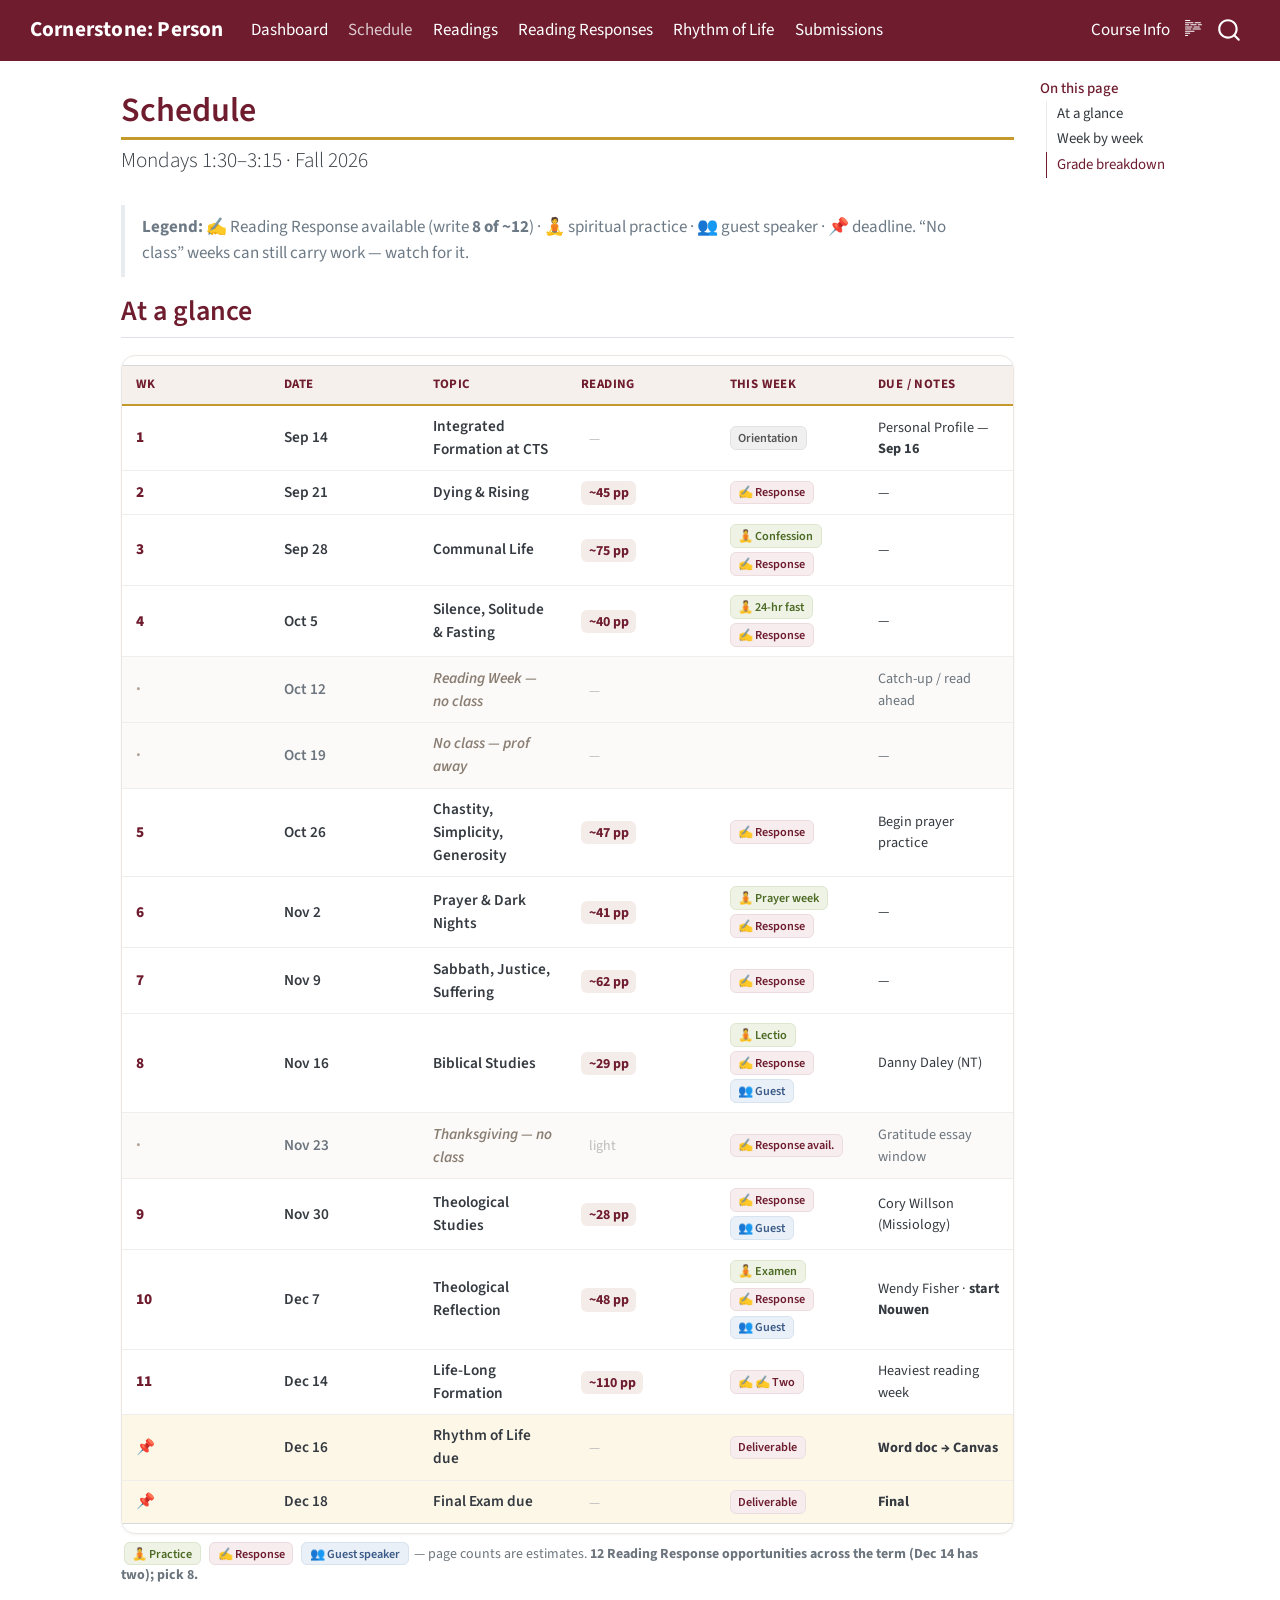
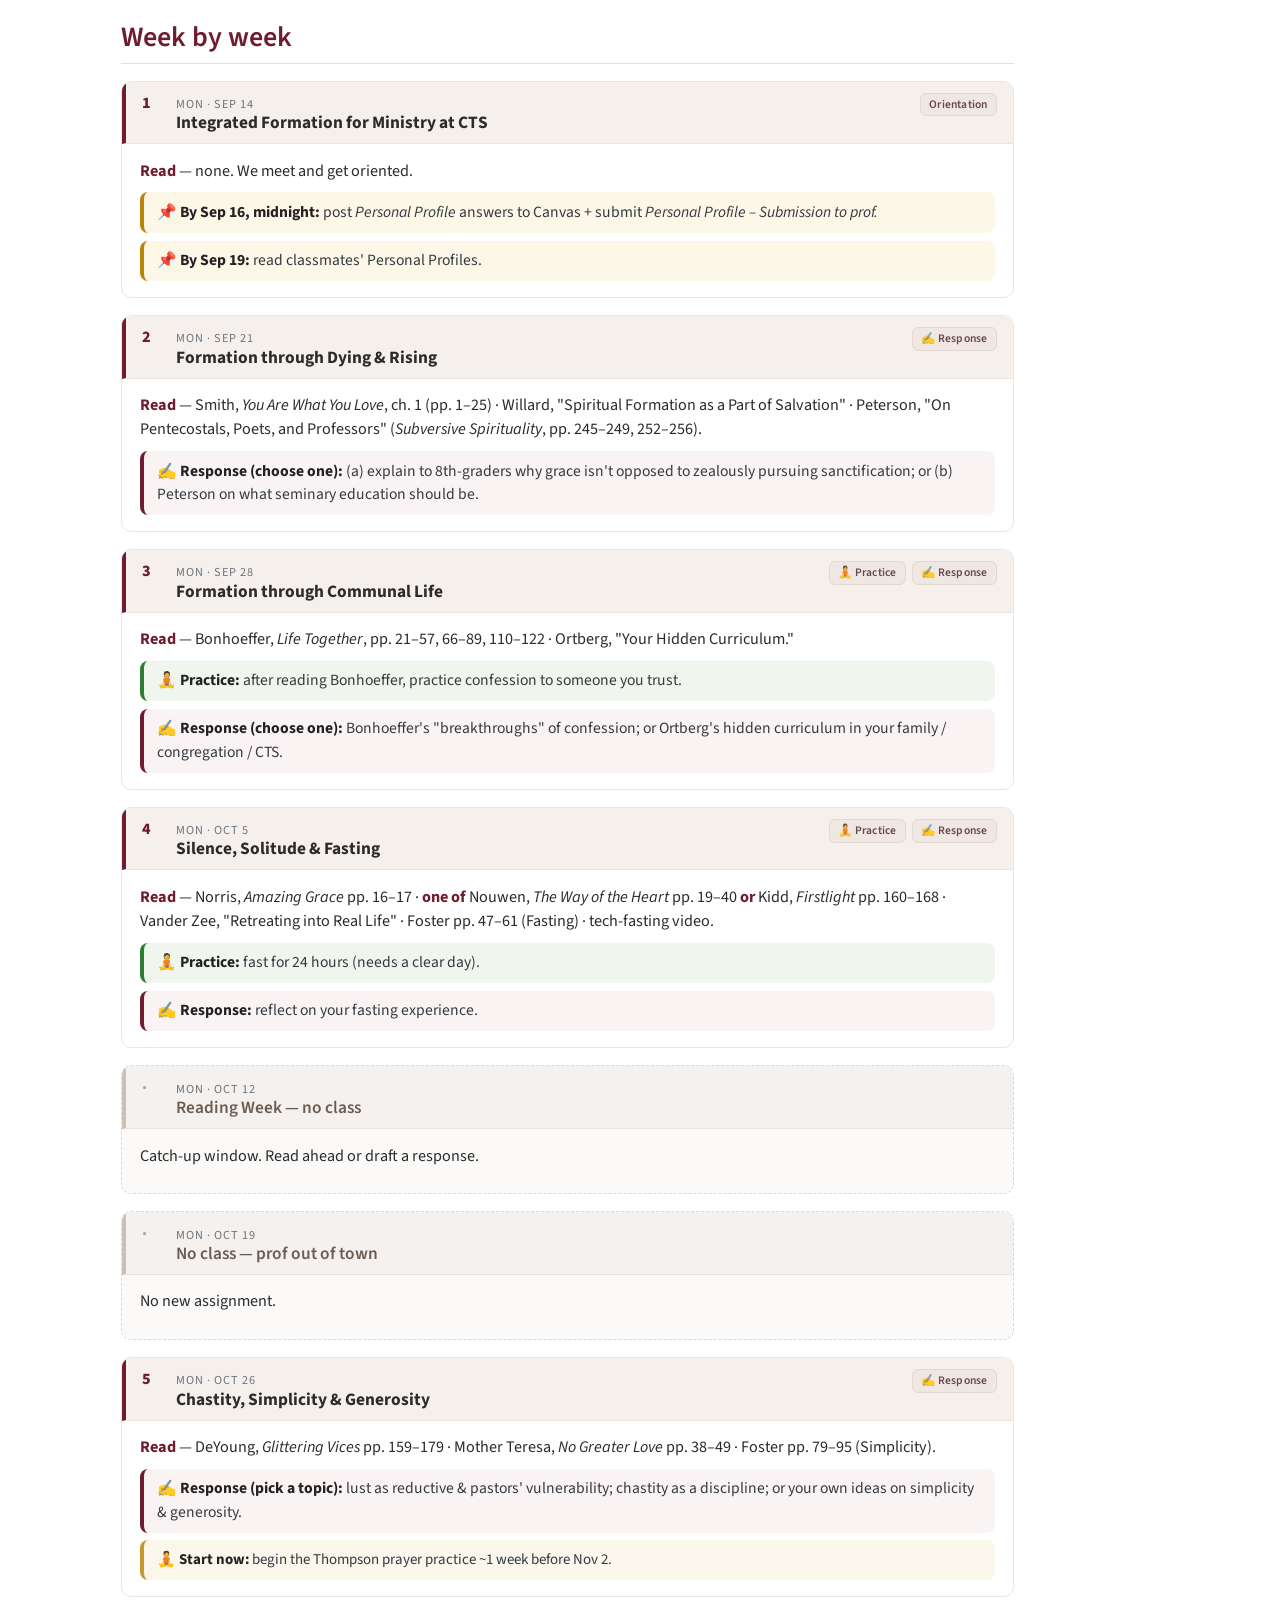
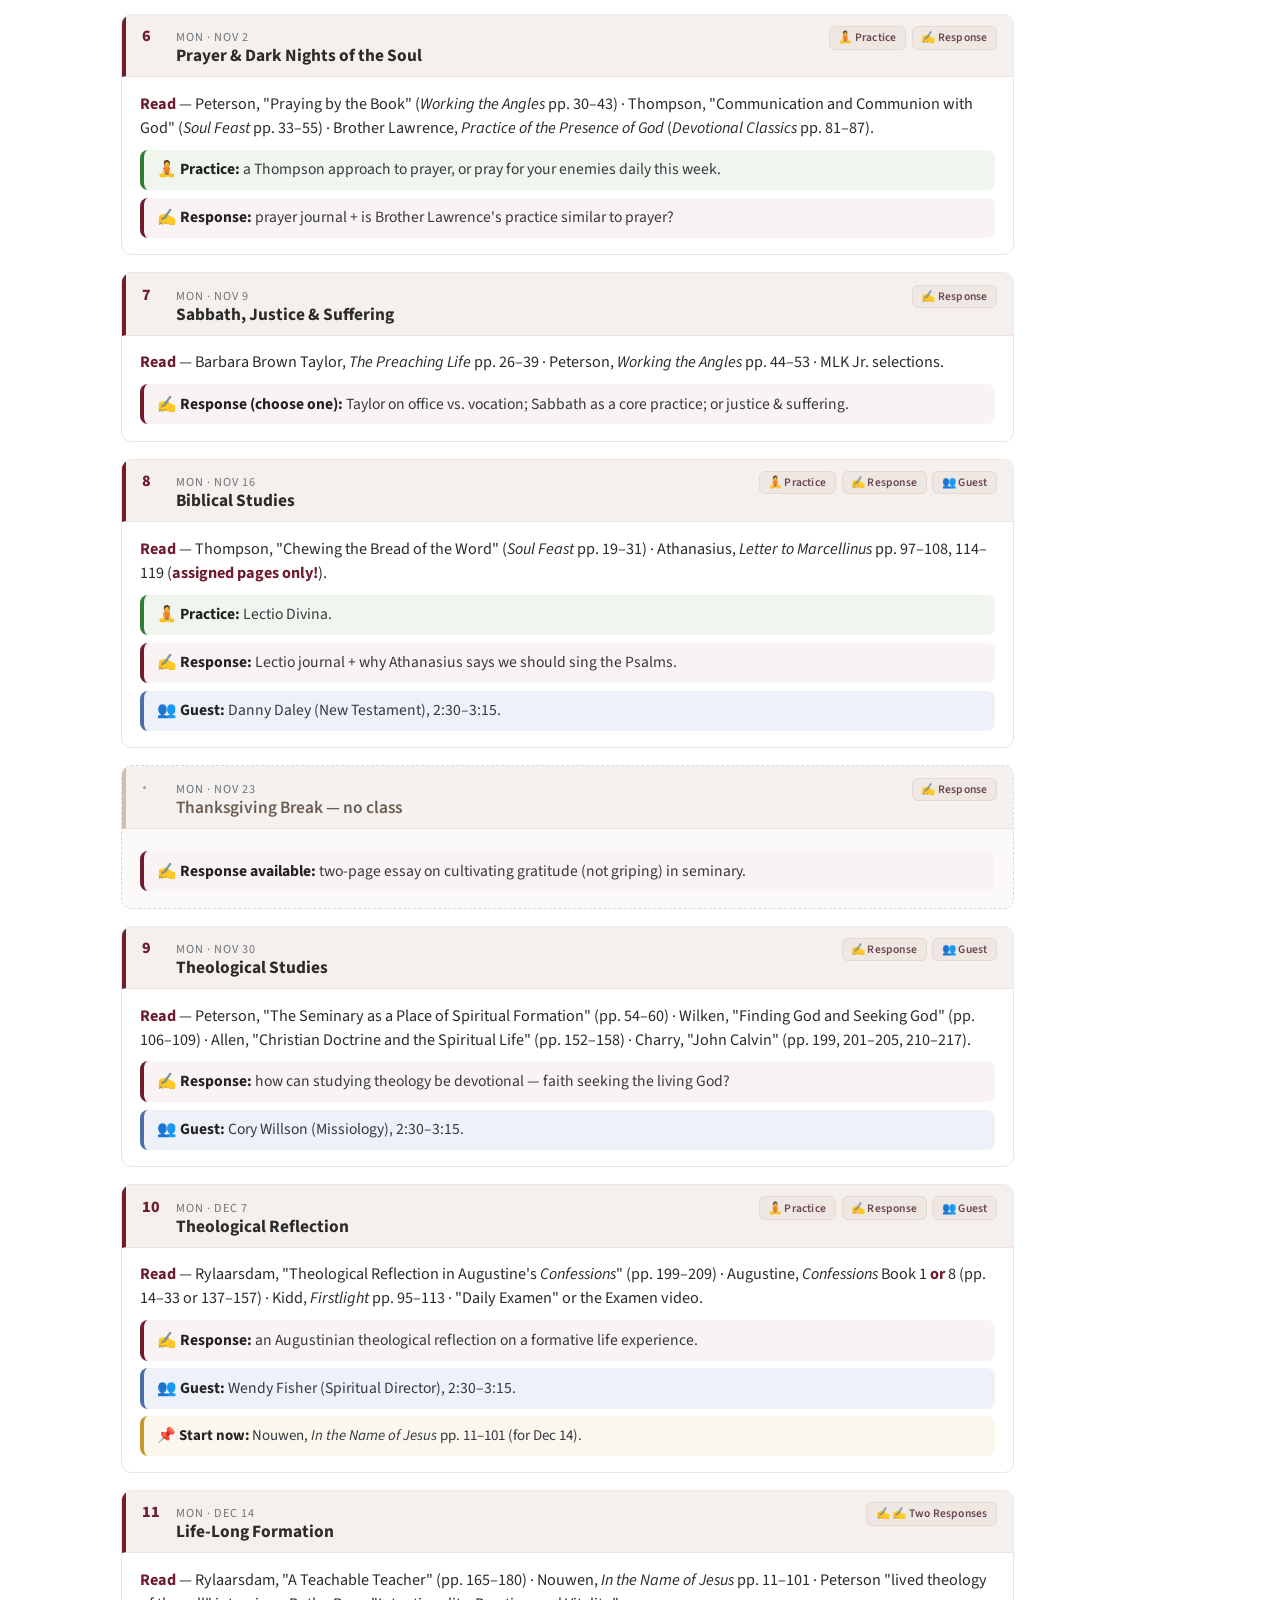
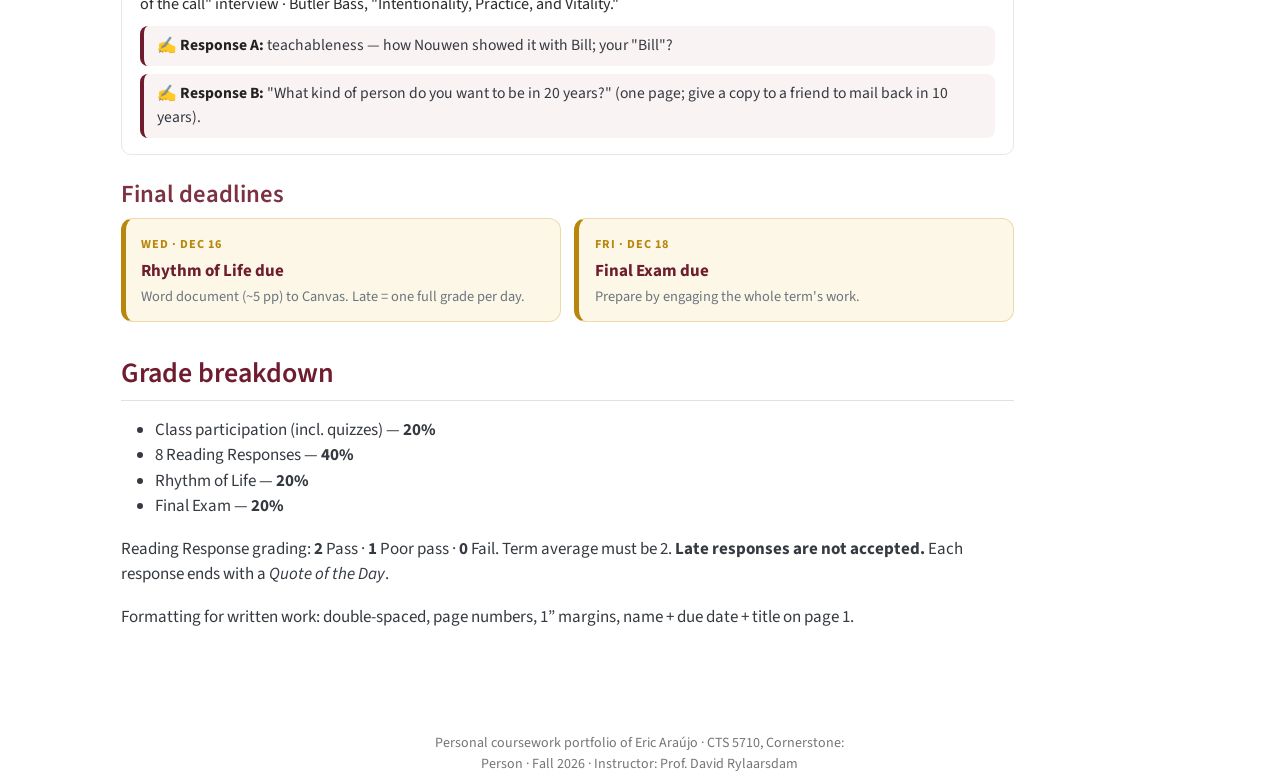
<file: schedule.html>
<!DOCTYPE html>
<html xmlns="http://www.w3.org/1999/xhtml" lang="en" xml:lang="en"><head>

<meta charset="utf-8">
<meta name="generator" content="quarto-1.9.38">

<meta name="viewport" content="width=device-width, initial-scale=1.0, user-scalable=yes">


<title>Schedule – Cornerstone: Person</title>
<style>
/* Default styles provided by pandoc.
** See https://pandoc.org/MANUAL.html#variables-for-html for config info.
*/
code{white-space: pre-wrap;}
span.smallcaps{font-variant: small-caps;}
div.columns{display: flex; gap: min(4vw, 1.5em);}
div.column{flex: auto; overflow-x: auto;}
div.hanging-indent{margin-left: 1.5em; text-indent: -1.5em;}
ul.task-list{list-style: none;}
ul.task-list li input[type="checkbox"] {
  width: 0.8em;
  margin: 0 0.8em 0.2em -1em; /* quarto-specific, see https://github.com/quarto-dev/quarto-cli/issues/4556 */ 
  vertical-align: middle;
}
</style>


<script src="site_libs/quarto-nav/quarto-nav.js"></script>
<script src="site_libs/quarto-nav/headroom.min.js"></script>
<script src="site_libs/clipboard/clipboard.min.js"></script>
<script src="site_libs/quarto-search/autocomplete.umd.js"></script>
<script src="site_libs/quarto-search/fuse.min.js"></script>
<script src="site_libs/quarto-search/quarto-search.js"></script>
<meta name="quarto:offset" content="./">
<script src="site_libs/quarto-html/quarto.js" type="module"></script>
<script src="site_libs/quarto-html/tabsets/tabsets.js" type="module"></script>
<script src="site_libs/quarto-html/popper.min.js"></script>
<script src="site_libs/quarto-html/tippy.umd.min.js"></script>
<script src="site_libs/quarto-html/anchor.min.js"></script>
<link href="site_libs/quarto-html/tippy.css" rel="stylesheet">
<link href="site_libs/quarto-html/quarto-syntax-highlighting-15634bcf2e68342d4ad2dfa704d543f6.css" rel="stylesheet" id="quarto-text-highlighting-styles">
<script src="site_libs/bootstrap/bootstrap.min.js"></script>
<link href="site_libs/bootstrap/bootstrap-icons.css" rel="stylesheet">
<link href="site_libs/bootstrap/bootstrap-ba40bd4e4f482799bbd40f7eed9b15fd.min.css" rel="stylesheet" append-hash="true" id="quarto-bootstrap" data-mode="light">
<script id="quarto-search-options" type="application/json">{
  "location": "navbar",
  "copy-button": false,
  "collapse-after": 3,
  "panel-placement": "end",
  "type": "overlay",
  "limit": 50,
  "keyboard-shortcut": [
    "f",
    "/",
    "s"
  ],
  "show-item-context": false,
  "language": {
    "search-no-results-text": "No results",
    "search-matching-documents-text": "matching documents",
    "search-copy-link-title": "Copy link to search",
    "search-hide-matches-text": "Hide additional matches",
    "search-more-match-text": "more match in this document",
    "search-more-matches-text": "more matches in this document",
    "search-clear-button-title": "Clear",
    "search-text-placeholder": "",
    "search-detached-cancel-button-title": "Cancel",
    "search-submit-button-title": "Submit",
    "search-label": "Search"
  }
}</script>
<script>
/* =====================================================================
   Cornerstone: Person — task data + live dashboard
   ---------------------------------------------------------------------
   THIS IS YOUR SINGLE SOURCE OF TRUTH. Edit the TASKS array below.

   Each task:
     id     : unique short string
     title  : what it is (can include a Quarto link path)
     type   : "reading" | "response" | "practice" | "deliverable" | "admin"
     due    : "YYYY-MM-DD"  (deadline; responses/practices due at class time)
     status : "todo"     -> a committed task; shows in warnings
              "optional" -> a Reading Response option (you pick 8 of 12);
                            lives in the tracker, doesn't nag you
              "done"     -> finished; struck through, counts toward progress
     link   : (optional) URL/path, e.g. "submissions/rr1.qmd"
     note   : (optional) short reminder text
   ===================================================================== */
window.TASKS = [
  // --- Admin / start of term ---
  { id:"profile-submit", title:"Post & submit Personal Profile (Canvas)", type:"admin", due:"2026-09-16", status:"todo" },
  { id:"profile-read",   title:"Read classmates' Personal Profiles", type:"admin", due:"2026-09-19", status:"todo" },

  // --- Practices (start before the class that discusses them) ---
  { id:"prac-confession", title:"Practice confession to someone you trust", type:"practice", due:"2026-09-27", status:"todo", note:"Before the Sep 28 class on Communal Life." },
  { id:"prac-fast",       title:"24-hour fast", type:"practice", due:"2026-10-04", status:"todo", note:"Needs a clear day; before Oct 5." },
  { id:"prac-prayer-start", title:"Begin a week-long prayer practice", type:"practice", due:"2026-10-26", status:"todo", note:"Start ~1 week before the Nov 2 prayer response." },
  { id:"prac-lectio",     title:"Practice Lectio Divina across the week", type:"practice", due:"2026-11-16", status:"todo", note:"For the Nov 16 Biblical Studies response." },
  { id:"prac-examen",     title:"Begin the Daily Examen", type:"practice", due:"2026-12-07", status:"todo", note:"For the Dec 7 Theological Reflection." },
  { id:"read-nouwen",     title:"Start Nouwen, In the Name of Jesus (90 pp)", type:"reading", due:"2026-12-01", status:"todo", note:"Biggest single reading — pace ~15 pp/day for Dec 14." },

  // --- Reading Responses: choose 8 of these 12 (status "optional") ---
  { id:"rr1",  title:"RR — Dying & Rising", type:"response", due:"2026-09-21", status:"optional" },
  { id:"rr2",  title:"RR — Communal Life", type:"response", due:"2026-09-28", status:"optional" },
  { id:"rr3",  title:"RR — Silence, Solitude & Fasting", type:"response", due:"2026-10-05", status:"optional" },
  { id:"rr4",  title:"RR — Chastity, Simplicity, Generosity", type:"response", due:"2026-10-26", status:"optional" },
  { id:"rr5",  title:"RR — Prayer & Dark Nights", type:"response", due:"2026-11-02", status:"optional" },
  { id:"rr6",  title:"RR — Sabbath, Justice, Suffering", type:"response", due:"2026-11-09", status:"optional" },
  { id:"rr7",  title:"RR — Biblical Studies (Lectio)", type:"response", due:"2026-11-16", status:"optional" },
  { id:"rr8",  title:"RR — Gratitude (Thanksgiving)", type:"response", due:"2026-11-23", status:"optional" },
  { id:"rr9",  title:"RR — Theological Studies", type:"response", due:"2026-11-30", status:"optional" },
  { id:"rr10", title:"RR — Theological Reflection", type:"response", due:"2026-12-07", status:"optional" },
  { id:"rr11", title:"RR — Teachableness / Nouwen & Bill", type:"response", due:"2026-12-14", status:"optional" },
  { id:"rr12", title:"RR — 'Person in 20 years' (1 page)", type:"response", due:"2026-12-14", status:"optional" },

  // --- Deliverables ---
  { id:"rhythm", title:"Rhythm of Life due (Word doc → Canvas)", type:"deliverable", due:"2026-12-16", status:"todo", note:"Late = one full letter grade per day." },
  { id:"final",  title:"Final Exam due", type:"deliverable", due:"2026-12-18", status:"todo" }
];

/* ---------------------------------------------------------------------
   READINGS TRACKER — one row per class week that has reading.
   Set status:"done" when you've finished that week's reading.
   pages are my estimates from the assigned ranges (guides, not exact).
   --------------------------------------------------------------------- */
window.READINGS = [
  { week:"Sep 21", topic:"Dying & Rising", pages:45, due:"2026-09-21", status:"todo", items:[
    { who:"James K.A. Smith", what:"You Are What You Love, ch. 1", pages:"pp. 1–25" },
    { who:"Dallas Willard", what:"“Spiritual Formation as a Part of Salvation”", pages:"" },
    { who:"Eugene Peterson", what:"“On Pentecostals, Poets, and Professors” (Subversive Spirituality)", pages:"pp. 245–249, 252–256" }
  ]},
  { week:"Sep 28", topic:"Communal Life", pages:75, due:"2026-09-28", status:"todo", items:[
    { who:"Dietrich Bonhoeffer", what:"Life Together", pages:"pp. 21–57, 66–89, 110–122" },
    { who:"John Ortberg", what:"“Your Hidden Curriculum” (Leadership, 2009)", pages:"" }
  ]},
  { week:"Oct 5", topic:"Silence, Solitude & Fasting", pages:40, due:"2026-10-05", status:"todo", items:[
    { who:"Kathleen Norris", what:"Amazing Grace: A Vocabulary of Faith", pages:"pp. 16–17" },
    { who:"Choose one", what:"Nouwen, The Way of the Heart (pp. 19–40) — OR — Sue Monk Kidd, Firstlight (pp. 160–168)", pages:"" },
    { who:"Len Vander Zee", what:"“Retreating into Real Life” (The Banner)", pages:"pp. 14–17" },
    { who:"Richard Foster", what:"Celebration of Discipline, ch. 4 (Fasting)", pages:"pp. 47–61" },
    { who:"Watch", what:"Tech-fasting video (youtube.com/watch?v=dRl8EIhrQjQ)", pages:"" }
  ]},
  { week:"Oct 26", topic:"Chastity, Simplicity, Generosity", pages:47, due:"2026-10-26", status:"todo", items:[
    { who:"Rebecca K. DeYoung", what:"Glittering Vices", pages:"pp. 159–179" },
    { who:"Mother Teresa", what:"No Greater Love", pages:"pp. 38–49" },
    { who:"Richard Foster", what:"Celebration of Discipline (Simplicity)", pages:"pp. 79–95" }
  ]},
  { week:"Nov 2", topic:"Prayer & Dark Nights", pages:41, due:"2026-11-02", status:"todo", items:[
    { who:"Eugene Peterson", what:"“Praying by the Book” (Working the Angles)", pages:"pp. 30–43" },
    { who:"Marjorie Thompson", what:"“Communication and Communion with God” (Soul Feast)", pages:"pp. 33–55" },
    { who:"Brother Lawrence", what:"The Practice of the Presence of God (in Devotional Classics)", pages:"pp. 81–87" }
  ]},
  { week:"Nov 9", topic:"Sabbath, Justice, Suffering", pages:62, due:"2026-11-09", status:"todo", items:[
    { who:"Barbara Brown Taylor", what:"The Preaching Life", pages:"pp. 26–39" },
    { who:"Eugene Peterson", what:"Working the Angles", pages:"pp. 44–53" },
    { who:"Martin Luther King, Jr.", what:"Selections: “Nonviolence and Racial Justice,” “Letter from a Birmingham Jail,” “A Tough Mind and a Tender Heart,” “I See the Promised Land”", pages:"" }
  ]},
  { week:"Nov 16", topic:"Biblical Studies", pages:29, due:"2026-11-16", status:"todo", items:[
    { who:"Marjorie Thompson", what:"“Chewing the Bread of the Word” (Soul Feast)", pages:"pp. 19–31" },
    { who:"Athanasius", what:"Letter to Marcellinus (in On the Incarnation) — assigned pages only!", pages:"pp. 97–108, 114–119" }
  ]},
  { week:"Nov 23", topic:"Gratitude", pages:5, due:"2026-11-23", status:"todo", items:[
    { who:"—", what:"No assigned reading. Thanksgiving break: an opportunity to write a gratitude response.", pages:"" }
  ]},
  { week:"Nov 30", topic:"Theological Studies", pages:28, due:"2026-11-30", status:"todo", items:[
    { who:"Eugene Peterson", what:"“The Seminary as a Place of Spiritual Formation” (Subversive Spirituality)", pages:"pp. 54–60" },
    { who:"Robert L. Wilken", what:"“Finding God and Seeking God” (The Spirit of Early Christian Thought)", pages:"pp. 106–109" },
    { who:"Diogenes Allen", what:"“Christian Doctrine and the Spiritual Life” (Spiritual Theology)", pages:"pp. 152–158" },
    { who:"Ellen Charry", what:"“John Calvin” (By the Renewing of Your Minds)", pages:"pp. 199, 201–205, 210–217" }
  ]},
  { week:"Dec 7", topic:"Theological Reflection", pages:48, due:"2026-12-07", status:"todo", items:[
    { who:"David Rylaarsdam", what:"“Theological Reflection in Augustine’s Confessions” (For God So Loved the World)", pages:"pp. 199–209" },
    { who:"Augustine", what:"Confessions, Book 1 OR Book 8", pages:"pp. 14–33 or 137–157" },
    { who:"Sue Monk Kidd", what:"Firstlight", pages:"pp. 95–113" },
    { who:"Read or watch", what:"“Daily Examen” — OR — the Examen video (ignatianspirituality.com)", pages:"" }
  ]},
  { week:"Dec 14", topic:"Life-Long Formation", pages:110, due:"2026-12-14", status:"todo", items:[
    { who:"David Rylaarsdam", what:"“A Teachable Teacher: Docilitas and the Vocation of John Calvin” (Marginal Resistance)", pages:"pp. 165–180" },
    { who:"Henri Nouwen", what:"In the Name of Jesus — ⚠️ 90 pp, start early", pages:"pp. 11–101" },
    { who:"Eugene Peterson", what:"“Developing a ‘lived theology’ of the call” (interview)", pages:"" },
    { who:"Diana Butler Bass", what:"“Intentionality, Practice, and Vitality”", pages:"" }
  ]}
];

/* ---- Dashboard renderer (runs only where #task-dashboard exists) ---- */
(function () {
  function parseDate(s){ const [y,m,d]=s.split("-").map(Number); return new Date(y, m-1, d); }
  function today(){ const t=new Date(); return new Date(t.getFullYear(), t.getMonth(), t.getDate()); }
  function daysUntil(s){ return Math.round((parseDate(s)-today())/86400000); }
  function fmt(s){ return parseDate(s).toLocaleDateString(undefined,{weekday:"short",month:"short",day:"numeric"}); }
  function rel(n){ if(n<0) return `${-n} day${n===-1?"":"s"} overdue`; if(n===0) return "due today"; if(n===1) return "due tomorrow"; return `in ${n} days`; }

  function taskHTML(t, cls){
    const link = t.link ? `<a href="${t.link}">${t.title}</a>` : t.title;
    const note = t.note ? `<span class="note">${t.note}</span>` : "";
    return `<div class="task ${cls}">
      <span class="pill ${t.type}">${t.type}</span>
      <span class="body">${link}${note}</span>
      <span class="meta">${fmt(t.due)} · ${rel(daysUntil(t.due))}</span>
    </div>`;
  }

  function render(){
    const root = document.getElementById("task-dashboard");
    if(!root) return;
    const tasks = window.TASKS.slice();

    // Committed (todo) tasks drive the warnings
    const committed = tasks.filter(t=>t.status==="todo");
    const overdue  = committed.filter(t=>daysUntil(t.due)<0).sort((a,b)=>parseDate(a.due)-parseDate(b.due));
    const soon     = committed.filter(t=>{const d=daysUntil(t.due);return d>=0&&d<=7;}).sort((a,b)=>parseDate(a.due)-parseDate(b.due));
    const upcoming = committed.filter(t=>daysUntil(t.due)>7).sort((a,b)=>parseDate(a.due)-parseDate(b.due));
    const done     = tasks.filter(t=>t.status==="done").sort((a,b)=>parseDate(b.due)-parseDate(a.due));

    // Banner
    let banner="", bclass="ok";
    if(overdue.length){ bclass="alert"; banner=`🔴 ${overdue.length} task${overdue.length>1?"s":""} overdue`+(soon.length?` · ${soon.length} due within a week`:""); }
    else if(soon.length){ bclass="warn"; banner=`🟠 ${soon.length} task${soon.length>1?"s":""} due within the next 7 days`; }
    else { banner="🟢 Nothing due in the next 7 days — nice work."; }

    // Hero: next committed deadline not done
    const next=[...overdue,...soon,...upcoming][0];
    const hero = next
      ? `<div class="dash-hero"><div class="label">Next up</div>
           <div class="title">${next.title}</div>
           <div class="when">${fmt(next.due)} — <b>${rel(daysUntil(next.due))}</b></div></div>`
      : `<div class="dash-hero"><div class="label">Next up</div><div class="title">All caught up 🎉</div></div>`;

    // Reading Response progress
    const responses = tasks.filter(t=>t.type==="response");
    const rrDone = responses.filter(t=>t.status==="done").length;
    const rrNext = responses.filter(t=>t.status!=="done" && daysUntil(t.due)>=0)
                            .sort((a,b)=>parseDate(a.due)-parseDate(b.due))[0];
    const pct = Math.min(100, Math.round(rrDone/8*100));
    const rrBlock = `
      <div class="task-group">
        <h3>Reading Responses — ${rrDone} of 8 done</h3>
        <div class="progress-wrap">
          <div class="progress-bar-outer"><div class="progress-bar-inner" style="width:${pct}%"></div></div>
          <div class="progress-label">You must complete 8 of the 12 options.${rrNext?` Next opportunity: <b>${rrNext.title.replace("RR — ","")}</b> on ${fmt(rrNext.due)} (${rel(daysUntil(rrNext.due))}).`:""} <a href="responses.html">Open the tracker →</a></div>
        </div>
      </div>`;

    // Reading progress
    const readings = (window.READINGS||[]);
    const rDone = readings.filter(r=>r.status==="done").length;
    const rPages = readings.reduce((s,r)=>s+r.pages,0);
    const rPagesDone = readings.filter(r=>r.status==="done").reduce((s,r)=>s+r.pages,0);
    const rNext = readings.filter(r=>r.status!=="done" && daysUntil(r.due)>=0)
                          .sort((a,b)=>parseDate(a.due)-parseDate(b.due))[0];
    const rPct = readings.length? Math.round(rDone/readings.length*100):0;
    const readBlock = `
      <div class="task-group">
        <h3>Readings — ${rDone} of ${readings.length} weeks · ~${rPagesDone}/${rPages} pp</h3>
        <div class="progress-wrap">
          <div class="progress-bar-outer"><div class="progress-bar-inner" style="width:${rPct}%"></div></div>
          <div class="progress-label">${rNext?`Next: <b>${rNext.topic}</b> (~${rNext.pages} pp) by ${fmt(rNext.due)} — ${rel(daysUntil(rNext.due))}.`:"All reading done 🎉"} <a href="readings.html">Open the reading tracker →</a></div>
        </div>
      </div>`;

    function group(title, arr, cls){
      if(!arr.length) return "";
      return `<div class="task-group"><h3>${title}</h3>${arr.map(t=>taskHTML(t,cls)).join("")}</div>`;
    }

    const legend = `
      <div class="type-legend">
        <span class="legend-title">Task types</span>
        <span class="legend-item"><span class="pill admin">admin</span> setup / logistics</span>
        <span class="legend-item"><span class="pill practice">practice</span> spiritual discipline</span>
        <span class="legend-item"><span class="pill reading">reading</span> assigned reading</span>
        <span class="legend-item"><span class="pill response">response</span> reading response</span>
        <span class="legend-item"><span class="pill deliverable">deliverable</span> graded submission</span>
        <span class="legend-note">Edit everything in <code>assets/tasks.js</code>.</span>
      </div>`;

    root.innerHTML =
      `<div id="dash-banner" class="${bclass}">${banner}</div>` +
      hero +
      rrBlock +
      readBlock +
      group("🔴 Overdue", overdue, "overdue") +
      group("🟠 Due this week", soon, "soon") +
      group("Upcoming", upcoming, "upcoming") +
      (done.length?`<details class="task-group"><summary><b>✅ Completed (${done.length})</b></summary>${done.map(t=>taskHTML(t,"done")).join("")}</details>`:"") +
      legend;
  }

  // Full reading tracker (for readings.qmd via #reading-tracker) — itemized per week
  function renderReadingTracker(){
    const root=document.getElementById("reading-tracker");
    if(!root||!window.READINGS) return;
    const cards=window.READINGS.map(r=>{
      const d=daysUntil(r.due); const done=r.status==="done";
      let cls="rc-upcoming",badge="upcoming";
      if(done){cls="rc-done";badge="✔ read";}
      else if(d<0){cls="rc-overdue";badge=rel(d);}
      else if(d<=7){cls="rc-soon";badge=rel(d);}
      else {badge=rel(d);}
      const items=(r.items||[]).map(it=>`
        <li>
          <span class="rl-who">${it.who}</span>
          <span class="rl-what">${it.what}</span>
          ${it.pages?`<span class="rl-pages">${it.pages}</span>`:""}
        </li>`).join("");
      return `<div class="reading-card ${cls}">
        <div class="reading-card-head">
          <span class="rc-check">${done?"✅":"☐"}</span>
          <span class="rc-week">${r.week}</span>
          <span class="rc-topic">${r.topic}</span>
          <span class="rc-meta">~${r.pages} pp · <b>${badge}</b></span>
        </div>
        <ul class="reading-list">${items}</ul>
      </div>`;
    }).join("");
    const total=window.READINGS.reduce((s,r)=>s+r.pages,0);
    const doneN=window.READINGS.filter(r=>r.status==="done").length;
    root.innerHTML=`
      <p class="progress-label">${doneN} of ${window.READINGS.length} weeks read · ~${total} pp total. Mark a week <code>"done"</code> in <code>assets/tasks.js</code> to check it off.</p>
      ${cards}`;
  }

  function boot(){ render(); renderReadingTracker(); }
  if(document.readyState==="loading") document.addEventListener("DOMContentLoaded", boot);
  else boot();
})();
</script>


<link rel="stylesheet" href="assets/dashboard-style.css">
</head>

<body class="nav-fixed quarto-light">

<div id="quarto-search-results"></div>
  <header id="quarto-header" class="headroom fixed-top">
    <nav class="navbar navbar-expand-lg " data-bs-theme="dark">
      <div class="navbar-container container-fluid">
      <div class="navbar-brand-container mx-auto">
    <a class="navbar-brand" href="./index.html">
    <span class="navbar-title">Cornerstone: Person</span>
    </a>
  </div>
            <div id="quarto-search" class="" title="Search"></div>
          <button class="navbar-toggler" type="button" data-bs-toggle="collapse" data-bs-target="#navbarCollapse" aria-controls="navbarCollapse" role="menu" aria-expanded="false" aria-label="Toggle navigation" onclick="if (window.quartoToggleHeadroom) { window.quartoToggleHeadroom(); }">
  <span class="navbar-toggler-icon"></span>
</button>
          <div class="collapse navbar-collapse" id="navbarCollapse">
            <ul class="navbar-nav navbar-nav-scroll me-auto">
  <li class="nav-item">
    <a class="nav-link" href="./index.html"> 
<span class="menu-text">Dashboard</span></a>
  </li>  
  <li class="nav-item">
    <a class="nav-link active" href="./schedule.html" aria-current="page"> 
<span class="menu-text">Schedule</span></a>
  </li>  
  <li class="nav-item">
    <a class="nav-link" href="./readings.html"> 
<span class="menu-text">Readings</span></a>
  </li>  
  <li class="nav-item">
    <a class="nav-link" href="./responses.html"> 
<span class="menu-text">Reading Responses</span></a>
  </li>  
  <li class="nav-item">
    <a class="nav-link" href="./rhythm.html"> 
<span class="menu-text">Rhythm of Life</span></a>
  </li>  
  <li class="nav-item">
    <a class="nav-link" href="./submissions.html"> 
<span class="menu-text">Submissions</span></a>
  </li>  
</ul>
            <ul class="navbar-nav navbar-nav-scroll ms-auto">
  <li class="nav-item">
    <a class="nav-link" href="./about.html"> 
<span class="menu-text">Course Info</span></a>
  </li>  
</ul>
          </div> <!-- /navcollapse -->
            <div class="quarto-navbar-tools">
  <a href="" class="quarto-reader-toggle quarto-navigation-tool px-1" onclick="window.quartoToggleReader(); return false;" title="Toggle reader mode">
  <div class="quarto-reader-toggle-btn">
  <i class="bi"></i>
  </div>
</a>
</div>
      </div> <!-- /container-fluid -->
    </nav>
</header>
<!-- content -->
<div id="quarto-content" class="quarto-container page-columns page-rows-contents page-layout-article page-navbar">
<!-- sidebar -->
<!-- margin-sidebar -->
    <div id="quarto-margin-sidebar" class="sidebar margin-sidebar">
        <nav id="TOC" role="doc-toc" class="toc-active">
    <h2 id="toc-title">On this page</h2>
   
  <ul>
  <li><a href="#at-a-glance" id="toc-at-a-glance" class="nav-link active" data-scroll-target="#at-a-glance">At a glance</a></li>
  <li><a href="#week-by-week" id="toc-week-by-week" class="nav-link" data-scroll-target="#week-by-week">Week by week</a>
  <ul class="collapse">
  <li><a href="#final-deadlines" id="toc-final-deadlines" class="nav-link" data-scroll-target="#final-deadlines">Final deadlines</a></li>
  </ul></li>
  <li><a href="#grade-breakdown" id="toc-grade-breakdown" class="nav-link" data-scroll-target="#grade-breakdown">Grade breakdown</a></li>
  </ul>
</nav>
    </div>
<!-- main -->
<main class="content" id="quarto-document-content">

<header id="title-block-header" class="quarto-title-block default">
<div class="quarto-title">
<h1 class="title">Schedule</h1>
<p class="subtitle lead">Mondays 1:30–3:15 · Fall 2026</p>
</div>



<div class="quarto-title-meta">

    
  
    
  </div>
  


</header>


<blockquote class="blockquote">
<p><strong>Legend:</strong> ✍️ Reading Response available (write <strong>8 of ~12</strong>) · 🧘 spiritual practice · 👥 guest speaker · 📌 deadline. “No class” weeks can still carry work — watch for it.</p>
</blockquote>
<section id="at-a-glance" class="level2">
<h2 class="anchored" data-anchor-id="at-a-glance">At a glance</h2>
<div class="glance-wrap">

<table class="glance-table caption-top table">
<colgroup>
<col style="width: 16%">
<col style="width: 16%">
<col style="width: 16%">
<col style="width: 16%">
<col style="width: 16%">
<col style="width: 16%">
</colgroup>
<thead>
<tr class="header">
<th data-quarto-table-cell-role="th">Wk</th>
<th data-quarto-table-cell-role="th">Date</th>
<th data-quarto-table-cell-role="th">Topic</th>
<th data-quarto-table-cell-role="th">Reading</th>
<th data-quarto-table-cell-role="th">This week</th>
<th data-quarto-table-cell-role="th">Due / notes</th>
</tr>
</thead>
<tbody>
<tr class="gt-class odd">
<td><span class="gt-num">1</span></td>
<td class="gt-date">Sep 14</td>
<td class="gt-topic">Integrated Formation at CTS</td>
<td><span class="gt-pages na">—</span></td>
<td><div class="gt-tags">
<span class="gt-tag t-admin">Orientation</span>
</div></td>
<td class="gt-due">Personal Profile — <strong>Sep 16</strong></td>
</tr>
<tr class="gt-class even">
<td><span class="gt-num">2</span></td>
<td class="gt-date">Sep 21</td>
<td class="gt-topic">Dying &amp; Rising</td>
<td><span class="gt-pages">~45 pp</span></td>
<td><div class="gt-tags">
<span class="gt-tag t-response">✍️ Response</span>
</div></td>
<td class="gt-due">—</td>
</tr>
<tr class="gt-class odd">
<td><span class="gt-num">3</span></td>
<td class="gt-date">Sep 28</td>
<td class="gt-topic">Communal Life</td>
<td><span class="gt-pages">~75 pp</span></td>
<td><div class="gt-tags">
<span class="gt-tag t-practice">🧘 Confession</span><span class="gt-tag t-response">✍️ Response</span>
</div></td>
<td class="gt-due">—</td>
</tr>
<tr class="gt-class even">
<td><span class="gt-num">4</span></td>
<td class="gt-date">Oct 5</td>
<td class="gt-topic">Silence, Solitude &amp; Fasting</td>
<td><span class="gt-pages">~40 pp</span></td>
<td><div class="gt-tags">
<span class="gt-tag t-practice">🧘 24-hr fast</span><span class="gt-tag t-response">✍️ Response</span>
</div></td>
<td class="gt-due">—</td>
</tr>
<tr class="gt-off odd">
<td><span class="gt-num">·</span></td>
<td class="gt-date">Oct 12</td>
<td class="gt-topic">Reading Week — no class</td>
<td><span class="gt-pages na">—</span></td>
<td><div class="gt-tags">

</div></td>
<td class="gt-due">Catch-up / read ahead</td>
</tr>
<tr class="gt-off even">
<td><span class="gt-num">·</span></td>
<td class="gt-date">Oct 19</td>
<td class="gt-topic">No class — prof away</td>
<td><span class="gt-pages na">—</span></td>
<td><div class="gt-tags">

</div></td>
<td class="gt-due">—</td>
</tr>
<tr class="gt-class odd">
<td><span class="gt-num">5</span></td>
<td class="gt-date">Oct 26</td>
<td class="gt-topic">Chastity, Simplicity, Generosity</td>
<td><span class="gt-pages">~47 pp</span></td>
<td><div class="gt-tags">
<span class="gt-tag t-response">✍️ Response</span>
</div></td>
<td class="gt-due">Begin prayer practice</td>
</tr>
<tr class="gt-class even">
<td><span class="gt-num">6</span></td>
<td class="gt-date">Nov 2</td>
<td class="gt-topic">Prayer &amp; Dark Nights</td>
<td><span class="gt-pages">~41 pp</span></td>
<td><div class="gt-tags">
<span class="gt-tag t-practice">🧘 Prayer week</span><span class="gt-tag t-response">✍️ Response</span>
</div></td>
<td class="gt-due">—</td>
</tr>
<tr class="gt-class odd">
<td><span class="gt-num">7</span></td>
<td class="gt-date">Nov 9</td>
<td class="gt-topic">Sabbath, Justice, Suffering</td>
<td><span class="gt-pages">~62 pp</span></td>
<td><div class="gt-tags">
<span class="gt-tag t-response">✍️ Response</span>
</div></td>
<td class="gt-due">—</td>
</tr>
<tr class="gt-class even">
<td><span class="gt-num">8</span></td>
<td class="gt-date">Nov 16</td>
<td class="gt-topic">Biblical Studies</td>
<td><span class="gt-pages">~29 pp</span></td>
<td><div class="gt-tags">
<span class="gt-tag t-practice">🧘 Lectio</span><span class="gt-tag t-response">✍️ Response</span><span class="gt-tag t-guest">👥 Guest</span>
</div></td>
<td class="gt-due">Danny Daley (NT)</td>
</tr>
<tr class="gt-off odd">
<td><span class="gt-num">·</span></td>
<td class="gt-date">Nov 23</td>
<td class="gt-topic">Thanksgiving — no class</td>
<td><span class="gt-pages na">light</span></td>
<td><div class="gt-tags">
<span class="gt-tag t-response">✍️ Response avail.</span>
</div></td>
<td class="gt-due">Gratitude essay window</td>
</tr>
<tr class="gt-class even">
<td><span class="gt-num">9</span></td>
<td class="gt-date">Nov 30</td>
<td class="gt-topic">Theological Studies</td>
<td><span class="gt-pages">~28 pp</span></td>
<td><div class="gt-tags">
<span class="gt-tag t-response">✍️ Response</span><span class="gt-tag t-guest">👥 Guest</span>
</div></td>
<td class="gt-due">Cory Willson (Missiology)</td>
</tr>
<tr class="gt-class odd">
<td><span class="gt-num">10</span></td>
<td class="gt-date">Dec 7</td>
<td class="gt-topic">Theological Reflection</td>
<td><span class="gt-pages">~48 pp</span></td>
<td><div class="gt-tags">
<span class="gt-tag t-practice">🧘 Examen</span><span class="gt-tag t-response">✍️ Response</span><span class="gt-tag t-guest">👥 Guest</span>
</div></td>
<td class="gt-due">Wendy Fisher · <strong>start Nouwen</strong></td>
</tr>
<tr class="gt-class even">
<td><span class="gt-num">11</span></td>
<td class="gt-date">Dec 14</td>
<td class="gt-topic">Life-Long Formation</td>
<td><span class="gt-pages">~110 pp</span></td>
<td><div class="gt-tags">
<span class="gt-tag t-response">✍️ ✍️ Two</span>
</div></td>
<td class="gt-due">Heaviest reading week</td>
</tr>
<tr class="gt-deadline odd">
<td><span class="gt-num">📌</span></td>
<td class="gt-date">Dec 16</td>
<td class="gt-topic">Rhythm of Life due</td>
<td><span class="gt-pages na">—</span></td>
<td><div class="gt-tags">
<span class="gt-tag t-response">Deliverable</span>
</div></td>
<td class="gt-due"><strong>Word doc → Canvas</strong></td>
</tr>
<tr class="gt-deadline even">
<td><span class="gt-num">📌</span></td>
<td class="gt-date">Dec 18</td>
<td class="gt-topic">Final Exam due</td>
<td><span class="gt-pages na">—</span></td>
<td><div class="gt-tags">
<span class="gt-tag t-response">Deliverable</span>
</div></td>
<td class="gt-due"><strong>Final</strong></td>
</tr>
</tbody>
</table>

</div>
<p class="glance-legend">
  <span class="gt-tag t-practice">🧘 Practice</span>
  <span class="gt-tag t-response">✍️ Response</span>
  <span class="gt-tag t-guest">👥 Guest speaker</span>
  — page counts are estimates. <b>12 Reading Response opportunities across the term (Dec 14 has two); pick 8.</b>
</p>
</section>
<section id="week-by-week" class="level2">
<h2 class="anchored" data-anchor-id="week-by-week">Week by week</h2>
<div class="wk wk-class">
  <div class="wk-head">
    <span class="wk-num">1</span>
    <div class="wk-headtext"><span class="wk-date">Mon · Sep 14</span><span class="wk-title">Integrated Formation for Ministry at CTS</span></div>
    <div class="wk-tags"><span class="tag">Orientation</span></div>
  </div>
  <div class="wk-body">
    <p class="wk-read"><b>Read</b> — none. We meet and get oriented.</p>
    <div class="wk-callout wk-due">📌 <b>By Sep 16, midnight:</b> post <em>Personal Profile</em> answers to Canvas + submit <em>Personal Profile – Submission to prof.</em></div>
    <div class="wk-callout wk-due">📌 <b>By Sep 19:</b> read classmates' Personal Profiles.</div>
  </div>
</div>

<div class="wk wk-class">
  <div class="wk-head">
    <span class="wk-num">2</span>
    <div class="wk-headtext"><span class="wk-date">Mon · Sep 21</span><span class="wk-title">Formation through Dying &amp; Rising</span></div>
    <div class="wk-tags"><span class="tag">✍️ Response</span></div>
  </div>
  <div class="wk-body">
    <p class="wk-read"><b>Read</b> — Smith, <em>You Are What You Love</em>, ch. 1 (pp. 1–25) · Willard, "Spiritual Formation as a Part of Salvation" · Peterson, "On Pentecostals, Poets, and Professors" (<em>Subversive Spirituality</em>, pp. 245–249, 252–256).</p>
    <div class="wk-callout wk-response">✍️ <b>Response (choose one):</b> (a) explain to 8th-graders why grace isn't opposed to zealously pursuing sanctification; or (b) Peterson on what seminary education should be.</div>
  </div>
</div>

<div class="wk wk-class">
  <div class="wk-head">
    <span class="wk-num">3</span>
    <div class="wk-headtext"><span class="wk-date">Mon · Sep 28</span><span class="wk-title">Formation through Communal Life</span></div>
    <div class="wk-tags"><span class="tag">🧘 Practice</span><span class="tag">✍️ Response</span></div>
  </div>
  <div class="wk-body">
    <p class="wk-read"><b>Read</b> — Bonhoeffer, <em>Life Together</em>, pp. 21–57, 66–89, 110–122 · Ortberg, "Your Hidden Curriculum."</p>
    <div class="wk-callout wk-practice">🧘 <b>Practice:</b> after reading Bonhoeffer, practice confession to someone you trust.</div>
    <div class="wk-callout wk-response">✍️ <b>Response (choose one):</b> Bonhoeffer's "breakthroughs" of confession; or Ortberg's hidden curriculum in your family / congregation / CTS.</div>
  </div>
</div>

<div class="wk wk-class">
  <div class="wk-head">
    <span class="wk-num">4</span>
    <div class="wk-headtext"><span class="wk-date">Mon · Oct 5</span><span class="wk-title">Silence, Solitude &amp; Fasting</span></div>
    <div class="wk-tags"><span class="tag">🧘 Practice</span><span class="tag">✍️ Response</span></div>
  </div>
  <div class="wk-body">
    <p class="wk-read"><b>Read</b> — Norris, <em>Amazing Grace</em> pp. 16–17 · <b>one of</b> Nouwen, <em>The Way of the Heart</em> pp. 19–40 <b>or</b> Kidd, <em>Firstlight</em> pp. 160–168 · Vander Zee, "Retreating into Real Life" · Foster pp. 47–61 (Fasting) · tech-fasting video.</p>
    <div class="wk-callout wk-practice">🧘 <b>Practice:</b> fast for 24 hours (needs a clear day).</div>
    <div class="wk-callout wk-response">✍️ <b>Response:</b> reflect on your fasting experience.</div>
  </div>
</div>

<div class="wk wk-off">
  <div class="wk-head">
    <span class="wk-num">·</span>
    <div class="wk-headtext"><span class="wk-date">Mon · Oct 12</span><span class="wk-title">Reading Week — no class</span></div>
  </div>
  <div class="wk-body"><p class="wk-read">Catch-up window. Read ahead or draft a response.</p></div>
</div>

<div class="wk wk-off">
  <div class="wk-head">
    <span class="wk-num">·</span>
    <div class="wk-headtext"><span class="wk-date">Mon · Oct 19</span><span class="wk-title">No class — prof out of town</span></div>
  </div>
  <div class="wk-body"><p class="wk-read">No new assignment.</p></div>
</div>

<div class="wk wk-class">
  <div class="wk-head">
    <span class="wk-num">5</span>
    <div class="wk-headtext"><span class="wk-date">Mon · Oct 26</span><span class="wk-title">Chastity, Simplicity &amp; Generosity</span></div>
    <div class="wk-tags"><span class="tag">✍️ Response</span></div>
  </div>
  <div class="wk-body">
    <p class="wk-read"><b>Read</b> — DeYoung, <em>Glittering Vices</em> pp. 159–179 · Mother Teresa, <em>No Greater Love</em> pp. 38–49 · Foster pp. 79–95 (Simplicity).</p>
    <div class="wk-callout wk-response">✍️ <b>Response (pick a topic):</b> lust as reductive &amp; pastors' vulnerability; chastity as a discipline; or your own ideas on simplicity &amp; generosity.</div>
    <div class="wk-callout wk-note">🧘 <b>Start now:</b> begin the Thompson prayer practice ~1 week before Nov 2.</div>
  </div>
</div>

<div class="wk wk-class">
  <div class="wk-head">
    <span class="wk-num">6</span>
    <div class="wk-headtext"><span class="wk-date">Mon · Nov 2</span><span class="wk-title">Prayer &amp; Dark Nights of the Soul</span></div>
    <div class="wk-tags"><span class="tag">🧘 Practice</span><span class="tag">✍️ Response</span></div>
  </div>
  <div class="wk-body">
    <p class="wk-read"><b>Read</b> — Peterson, "Praying by the Book" (<em>Working the Angles</em> pp. 30–43) · Thompson, "Communication and Communion with God" (<em>Soul Feast</em> pp. 33–55) · Brother Lawrence, <em>Practice of the Presence of God</em> (<em>Devotional Classics</em> pp. 81–87).</p>
    <div class="wk-callout wk-practice">🧘 <b>Practice:</b> a Thompson approach to prayer, or pray for your enemies daily this week.</div>
    <div class="wk-callout wk-response">✍️ <b>Response:</b> prayer journal + is Brother Lawrence's practice similar to prayer?</div>
  </div>
</div>

<div class="wk wk-class">
  <div class="wk-head">
    <span class="wk-num">7</span>
    <div class="wk-headtext"><span class="wk-date">Mon · Nov 9</span><span class="wk-title">Sabbath, Justice &amp; Suffering</span></div>
    <div class="wk-tags"><span class="tag">✍️ Response</span></div>
  </div>
  <div class="wk-body">
    <p class="wk-read"><b>Read</b> — Barbara Brown Taylor, <em>The Preaching Life</em> pp. 26–39 · Peterson, <em>Working the Angles</em> pp. 44–53 · MLK Jr. selections.</p>
    <div class="wk-callout wk-response">✍️ <b>Response (choose one):</b> Taylor on office vs. vocation; Sabbath as a core practice; or justice &amp; suffering.</div>
  </div>
</div>

<div class="wk wk-class">
  <div class="wk-head">
    <span class="wk-num">8</span>
    <div class="wk-headtext"><span class="wk-date">Mon · Nov 16</span><span class="wk-title">Biblical Studies</span></div>
    <div class="wk-tags"><span class="tag">🧘 Practice</span><span class="tag">✍️ Response</span><span class="tag">👥 Guest</span></div>
  </div>
  <div class="wk-body">
    <p class="wk-read"><b>Read</b> — Thompson, "Chewing the Bread of the Word" (<em>Soul Feast</em> pp. 19–31) · Athanasius, <em>Letter to Marcellinus</em> pp. 97–108, 114–119 (<b>assigned pages only!</b>).</p>
    <div class="wk-callout wk-practice">🧘 <b>Practice:</b> Lectio Divina.</div>
    <div class="wk-callout wk-response">✍️ <b>Response:</b> Lectio journal + why Athanasius says we should sing the Psalms.</div>
    <div class="wk-callout wk-guest">👥 <b>Guest:</b> Danny Daley (New Testament), 2:30–3:15.</div>
  </div>
</div>

<div class="wk wk-off">
  <div class="wk-head">
    <span class="wk-num">·</span>
    <div class="wk-headtext"><span class="wk-date">Mon · Nov 23</span><span class="wk-title">Thanksgiving Break — no class</span></div>
    <div class="wk-tags"><span class="tag">✍️ Response</span></div>
  </div>
  <div class="wk-body">
    <div class="wk-callout wk-response">✍️ <b>Response available:</b> two-page essay on cultivating gratitude (not griping) in seminary.</div>
  </div>
</div>

<div class="wk wk-class">
  <div class="wk-head">
    <span class="wk-num">9</span>
    <div class="wk-headtext"><span class="wk-date">Mon · Nov 30</span><span class="wk-title">Theological Studies</span></div>
    <div class="wk-tags"><span class="tag">✍️ Response</span><span class="tag">👥 Guest</span></div>
  </div>
  <div class="wk-body">
    <p class="wk-read"><b>Read</b> — Peterson, "The Seminary as a Place of Spiritual Formation" (pp. 54–60) · Wilken, "Finding God and Seeking God" (pp. 106–109) · Allen, "Christian Doctrine and the Spiritual Life" (pp. 152–158) · Charry, "John Calvin" (pp. 199, 201–205, 210–217).</p>
    <div class="wk-callout wk-response">✍️ <b>Response:</b> how can studying theology be devotional — faith seeking the living God?</div>
    <div class="wk-callout wk-guest">👥 <b>Guest:</b> Cory Willson (Missiology), 2:30–3:15.</div>
  </div>
</div>

<div class="wk wk-class">
  <div class="wk-head">
    <span class="wk-num">10</span>
    <div class="wk-headtext"><span class="wk-date">Mon · Dec 7</span><span class="wk-title">Theological Reflection</span></div>
    <div class="wk-tags"><span class="tag">🧘 Practice</span><span class="tag">✍️ Response</span><span class="tag">👥 Guest</span></div>
  </div>
  <div class="wk-body">
    <p class="wk-read"><b>Read</b> — Rylaarsdam, "Theological Reflection in Augustine's <em>Confessions</em>" (pp. 199–209) · Augustine, <em>Confessions</em> Book 1 <b>or</b> 8 (pp. 14–33 or 137–157) · Kidd, <em>Firstlight</em> pp. 95–113 · "Daily Examen" or the Examen video.</p>
    <div class="wk-callout wk-response">✍️ <b>Response:</b> an Augustinian theological reflection on a formative life experience.</div>
    <div class="wk-callout wk-guest">👥 <b>Guest:</b> Wendy Fisher (Spiritual Director), 2:30–3:15.</div>
    <div class="wk-callout wk-note">📌 <b>Start now:</b> Nouwen, <em>In the Name of Jesus</em> pp. 11–101 (for Dec 14).</div>
  </div>
</div>

<div class="wk wk-class">
  <div class="wk-head">
    <span class="wk-num">11</span>
    <div class="wk-headtext"><span class="wk-date">Mon · Dec 14</span><span class="wk-title">Life-Long Formation</span></div>
    <div class="wk-tags"><span class="tag">✍️ ✍️ Two Responses</span></div>
  </div>
  <div class="wk-body">
    <p class="wk-read"><b>Read</b> — Rylaarsdam, "A Teachable Teacher" (pp. 165–180) · Nouwen, <em>In the Name of Jesus</em> pp. 11–101 · Peterson "lived theology of the call" interview · Butler Bass, "Intentionality, Practice, and Vitality."</p>
    <div class="wk-callout wk-response">✍️ <b>Response A:</b> teachableness — how Nouwen showed it with Bill; your "Bill"?</div>
    <div class="wk-callout wk-response">✍️ <b>Response B:</b> "What kind of person do you want to be in 20 years?" (one page; give a copy to a friend to mail back in 10 years).</div>
  </div>
</div>
<section id="final-deadlines" class="level3">
<h3 class="anchored" data-anchor-id="final-deadlines">Final deadlines</h3>
<div class="deadline-strip">
  <div class="deadline-card">
    <span class="dc-date">Wed · Dec 16</span>
    <span class="dc-title">Rhythm of Life due</span>
    <span class="dc-note">Word document (~5 pp) to Canvas. Late = one full grade per day.</span>
  </div>
  <div class="deadline-card">
    <span class="dc-date">Fri · Dec 18</span>
    <span class="dc-title">Final Exam due</span>
    <span class="dc-note">Prepare by engaging the whole term's work.</span>
  </div>
</div>
</section>
</section>
<section id="grade-breakdown" class="level2">
<h2 class="anchored" data-anchor-id="grade-breakdown">Grade breakdown</h2>
<ul>
<li>Class participation (incl.&nbsp;quizzes) — <strong>20%</strong></li>
<li>8 Reading Responses — <strong>40%</strong></li>
<li>Rhythm of Life — <strong>20%</strong></li>
<li>Final Exam — <strong>20%</strong></li>
</ul>
<p>Reading Response grading: <strong>2</strong> Pass · <strong>1</strong> Poor pass · <strong>0</strong> Fail. Term average must be 2. <strong>Late responses are not accepted.</strong> Each response ends with a <em>Quote of the Day</em>.</p>
<p>Formatting for written work: double-spaced, page numbers, 1” margins, name + due date + title on page 1.</p>


</section>

</main> <!-- /main -->
<script id="quarto-html-after-body" type="application/javascript">
  window.document.addEventListener("DOMContentLoaded", function (event) {
    const icon = "";
    const anchorJS = new window.AnchorJS();
    anchorJS.options = {
      placement: 'right',
      icon: icon
    };
    anchorJS.add('.anchored');
    const isCodeAnnotation = (el) => {
      for (const clz of el.classList) {
        if (clz.startsWith('code-annotation-')) {                     
          return true;
        }
      }
      return false;
    }
    const onCopySuccess = function(e) {
      // button target
      const button = e.trigger;
      // don't keep focus
      button.blur();
      // flash "checked"
      button.classList.add('code-copy-button-checked');
      var currentTitle = button.getAttribute("title");
      button.setAttribute("title", "Copied!");
      let tooltip;
      if (window.bootstrap) {
        button.setAttribute("data-bs-toggle", "tooltip");
        button.setAttribute("data-bs-placement", "left");
        button.setAttribute("data-bs-title", "Copied!");
        tooltip = new bootstrap.Tooltip(button, 
          { trigger: "manual", 
            customClass: "code-copy-button-tooltip",
            offset: [0, -8]});
        tooltip.show();    
      }
      setTimeout(function() {
        if (tooltip) {
          tooltip.hide();
          button.removeAttribute("data-bs-title");
          button.removeAttribute("data-bs-toggle");
          button.removeAttribute("data-bs-placement");
        }
        button.setAttribute("title", currentTitle);
        button.classList.remove('code-copy-button-checked');
      }, 1000);
      // clear code selection
      e.clearSelection();
    }
    const getTextToCopy = function(trigger) {
      const outerScaffold = trigger.parentElement.cloneNode(true);
      const codeEl = outerScaffold.querySelector('code');
      for (const childEl of codeEl.children) {
        if (isCodeAnnotation(childEl)) {
          childEl.remove();
        }
      }
      return codeEl.innerText;
    }
    const clipboard = new window.ClipboardJS('.code-copy-button:not([data-in-quarto-modal])', {
      text: getTextToCopy
    });
    clipboard.on('success', onCopySuccess);
    if (window.document.getElementById('quarto-embedded-source-code-modal')) {
      const clipboardModal = new window.ClipboardJS('.code-copy-button[data-in-quarto-modal]', {
        text: getTextToCopy,
        container: window.document.getElementById('quarto-embedded-source-code-modal')
      });
      clipboardModal.on('success', onCopySuccess);
    }
      var localhostRegex = new RegExp(/^(?:http|https):\/\/localhost\:?[0-9]*\//);
      var mailtoRegex = new RegExp(/^mailto:/);
        var filterRegex = new RegExp("https:\/\/ericaraujophd\.github\.io\/26FA-Cornerstone-Person\/");
      var isInternal = (href) => {
          return filterRegex.test(href) || localhostRegex.test(href) || mailtoRegex.test(href);
      }
      // Inspect non-navigation links and adorn them if external
     var links = window.document.querySelectorAll('a[href]:not(.nav-link):not(.navbar-brand):not(.toc-action):not(.sidebar-link):not(.sidebar-item-toggle):not(.pagination-link):not(.no-external):not([aria-hidden]):not(.dropdown-item):not(.quarto-navigation-tool):not(.about-link)');
      for (var i=0; i<links.length; i++) {
        const link = links[i];
        if (!isInternal(link.href)) {
          // undo the damage that might have been done by quarto-nav.js in the case of
          // links that we want to consider external
          if (link.dataset.originalHref !== undefined) {
            link.href = link.dataset.originalHref;
          }
        }
      }
    function tippyHover(el, contentFn, onTriggerFn, onUntriggerFn) {
      const config = {
        allowHTML: true,
        maxWidth: 500,
        delay: 100,
        arrow: false,
        appendTo: function(el) {
            return el.parentElement;
        },
        interactive: true,
        interactiveBorder: 10,
        theme: 'quarto',
        placement: 'bottom-start',
      };
      if (contentFn) {
        config.content = contentFn;
      }
      if (onTriggerFn) {
        config.onTrigger = onTriggerFn;
      }
      if (onUntriggerFn) {
        config.onUntrigger = onUntriggerFn;
      }
      window.tippy(el, config); 
    }
    const noterefs = window.document.querySelectorAll('a[role="doc-noteref"]');
    for (var i=0; i<noterefs.length; i++) {
      const ref = noterefs[i];
      tippyHover(ref, function() {
        // use id or data attribute instead here
        let href = ref.getAttribute('data-footnote-href') || ref.getAttribute('href');
        try { href = new URL(href).hash; } catch {}
        const id = href.replace(/^#\/?/, "");
        const note = window.document.getElementById(id);
        if (note) {
          return note.innerHTML;
        } else {
          return "";
        }
      });
    }
    const xrefs = window.document.querySelectorAll('a.quarto-xref');
    const processXRef = (id, note) => {
      // Strip column container classes
      const stripColumnClz = (el) => {
        el.classList.remove("page-full", "page-columns");
        if (el.children) {
          for (const child of el.children) {
            stripColumnClz(child);
          }
        }
      }
      stripColumnClz(note)
      if (id === null || id.startsWith('sec-')) {
        // Special case sections, only their first couple elements
        const container = document.createElement("div");
        if (note.children && note.children.length > 2) {
          container.appendChild(note.children[0].cloneNode(true));
          for (let i = 1; i < note.children.length; i++) {
            const child = note.children[i];
            if (child.tagName === "P" && child.innerText === "") {
              continue;
            } else {
              container.appendChild(child.cloneNode(true));
              break;
            }
          }
          if (window.Quarto?.typesetMath) {
            window.Quarto.typesetMath(container);
          }
          return container.innerHTML
        } else {
          if (window.Quarto?.typesetMath) {
            window.Quarto.typesetMath(note);
          }
          return note.innerHTML;
        }
      } else {
        // Remove any anchor links if they are present
        const anchorLink = note.querySelector('a.anchorjs-link');
        if (anchorLink) {
          anchorLink.remove();
        }
        if (window.Quarto?.typesetMath) {
          window.Quarto.typesetMath(note);
        }
        if (note.classList.contains("callout")) {
          return note.outerHTML;
        } else {
          return note.innerHTML;
        }
      }
    }
    for (var i=0; i<xrefs.length; i++) {
      const xref = xrefs[i];
      tippyHover(xref, undefined, function(instance) {
        instance.disable();
        let url = xref.getAttribute('href');
        let hash = undefined; 
        if (url.startsWith('#')) {
          hash = url;
        } else {
          try { hash = new URL(url).hash; } catch {}
        }
        if (hash) {
          const id = hash.replace(/^#\/?/, "");
          const note = window.document.getElementById(id);
          if (note !== null) {
            try {
              const html = processXRef(id, note.cloneNode(true));
              instance.setContent(html);
            } finally {
              instance.enable();
              instance.show();
            }
          } else {
            // See if we can fetch this
            fetch(url.split('#')[0])
            .then(res => res.text())
            .then(html => {
              const parser = new DOMParser();
              const htmlDoc = parser.parseFromString(html, "text/html");
              const note = htmlDoc.getElementById(id);
              if (note !== null) {
                const html = processXRef(id, note);
                instance.setContent(html);
              } 
            }).finally(() => {
              instance.enable();
              instance.show();
            });
          }
        } else {
          // See if we can fetch a full url (with no hash to target)
          // This is a special case and we should probably do some content thinning / targeting
          fetch(url)
          .then(res => res.text())
          .then(html => {
            const parser = new DOMParser();
            const htmlDoc = parser.parseFromString(html, "text/html");
            const note = htmlDoc.querySelector('main.content');
            if (note !== null) {
              // This should only happen for chapter cross references
              // (since there is no id in the URL)
              // remove the first header
              if (note.children.length > 0 && note.children[0].tagName === "HEADER") {
                note.children[0].remove();
              }
              const html = processXRef(null, note);
              instance.setContent(html);
            } 
          }).finally(() => {
            instance.enable();
            instance.show();
          });
        }
      }, function(instance) {
      });
    }
        let selectedAnnoteEl;
        const selectorForAnnotation = ( cell, annotation) => {
          let cellAttr = 'data-code-cell="' + cell + '"';
          let lineAttr = 'data-code-annotation="' +  annotation + '"';
          const selector = 'span[' + cellAttr + '][' + lineAttr + ']';
          return selector;
        }
        const selectCodeLines = (annoteEl) => {
          const doc = window.document;
          const targetCell = annoteEl.getAttribute("data-target-cell");
          const targetAnnotation = annoteEl.getAttribute("data-target-annotation");
          const annoteSpan = window.document.querySelector(selectorForAnnotation(targetCell, targetAnnotation));
          const lines = annoteSpan.getAttribute("data-code-lines").split(",");
          const lineIds = lines.map((line) => {
            return targetCell + "-" + line;
          })
          let top = null;
          let height = null;
          let parent = null;
          if (lineIds.length > 0) {
              //compute the position of the single el (top and bottom and make a div)
              const el = window.document.getElementById(lineIds[0]);
              top = el.offsetTop;
              height = el.offsetHeight;
              parent = el.parentElement.parentElement;
            if (lineIds.length > 1) {
              const lastEl = window.document.getElementById(lineIds[lineIds.length - 1]);
              const bottom = lastEl.offsetTop + lastEl.offsetHeight;
              height = bottom - top;
            }
            if (top !== null && height !== null && parent !== null) {
              // cook up a div (if necessary) and position it 
              let div = window.document.getElementById("code-annotation-line-highlight");
              if (div === null) {
                div = window.document.createElement("div");
                div.setAttribute("id", "code-annotation-line-highlight");
                div.style.position = 'absolute';
                parent.appendChild(div);
              }
              div.style.top = top - 2 + "px";
              div.style.height = height + 4 + "px";
              div.style.left = 0;
              let gutterDiv = window.document.getElementById("code-annotation-line-highlight-gutter");
              if (gutterDiv === null) {
                gutterDiv = window.document.createElement("div");
                gutterDiv.setAttribute("id", "code-annotation-line-highlight-gutter");
                gutterDiv.style.position = 'absolute';
                const codeCell = window.document.getElementById(targetCell);
                const gutter = codeCell.querySelector('.code-annotation-gutter');
                gutter.appendChild(gutterDiv);
              }
              gutterDiv.style.top = top - 2 + "px";
              gutterDiv.style.height = height + 4 + "px";
            }
            selectedAnnoteEl = annoteEl;
          }
        };
        const unselectCodeLines = () => {
          const elementsIds = ["code-annotation-line-highlight", "code-annotation-line-highlight-gutter"];
          elementsIds.forEach((elId) => {
            const div = window.document.getElementById(elId);
            if (div) {
              div.remove();
            }
          });
          selectedAnnoteEl = undefined;
        };
          // Handle positioning of the toggle
      window.addEventListener(
        "resize",
        throttle(() => {
          elRect = undefined;
          if (selectedAnnoteEl) {
            selectCodeLines(selectedAnnoteEl);
          }
        }, 10)
      );
      function throttle(fn, ms) {
      let throttle = false;
      let timer;
        return (...args) => {
          if(!throttle) { // first call gets through
              fn.apply(this, args);
              throttle = true;
          } else { // all the others get throttled
              if(timer) clearTimeout(timer); // cancel #2
              timer = setTimeout(() => {
                fn.apply(this, args);
                timer = throttle = false;
              }, ms);
          }
        };
      }
        // Attach click handler to the DT
        const annoteDls = window.document.querySelectorAll('dt[data-target-cell]');
        for (const annoteDlNode of annoteDls) {
          annoteDlNode.addEventListener('click', (event) => {
            const clickedEl = event.target;
            if (clickedEl !== selectedAnnoteEl) {
              unselectCodeLines();
              const activeEl = window.document.querySelector('dt[data-target-cell].code-annotation-active');
              if (activeEl) {
                activeEl.classList.remove('code-annotation-active');
              }
              selectCodeLines(clickedEl);
              clickedEl.classList.add('code-annotation-active');
            } else {
              // Unselect the line
              unselectCodeLines();
              clickedEl.classList.remove('code-annotation-active');
            }
          });
        }
    const findCites = (el) => {
      const parentEl = el.parentElement;
      if (parentEl) {
        const cites = parentEl.dataset.cites;
        if (cites) {
          return {
            el,
            cites: cites.split(' ')
          };
        } else {
          return findCites(el.parentElement)
        }
      } else {
        return undefined;
      }
    };
    var bibliorefs = window.document.querySelectorAll('a[role="doc-biblioref"]');
    for (var i=0; i<bibliorefs.length; i++) {
      const ref = bibliorefs[i];
      const citeInfo = findCites(ref);
      if (citeInfo) {
        tippyHover(citeInfo.el, function() {
          var popup = window.document.createElement('div');
          citeInfo.cites.forEach(function(cite) {
            var citeDiv = window.document.createElement('div');
            citeDiv.classList.add('hanging-indent');
            citeDiv.classList.add('csl-entry');
            var biblioDiv = window.document.getElementById('ref-' + cite);
            if (biblioDiv) {
              citeDiv.innerHTML = biblioDiv.innerHTML;
            }
            popup.appendChild(citeDiv);
          });
          return popup.innerHTML;
        });
      }
    }
  });
  </script>
</div> <!-- /content -->
<footer class="footer">
  <div class="nav-footer">
    <div class="nav-footer-left">
      &nbsp;
    </div>   
    <div class="nav-footer-center">
<p>Personal coursework portfolio of Eric Araújo · CTS 5710, Cornerstone: Person · Fall 2026 · Instructor: Prof.&nbsp;David Rylaarsdam</p>
</div>
    <div class="nav-footer-right">
      &nbsp;
    </div>
  </div>
</footer>




</body></html>
</file>
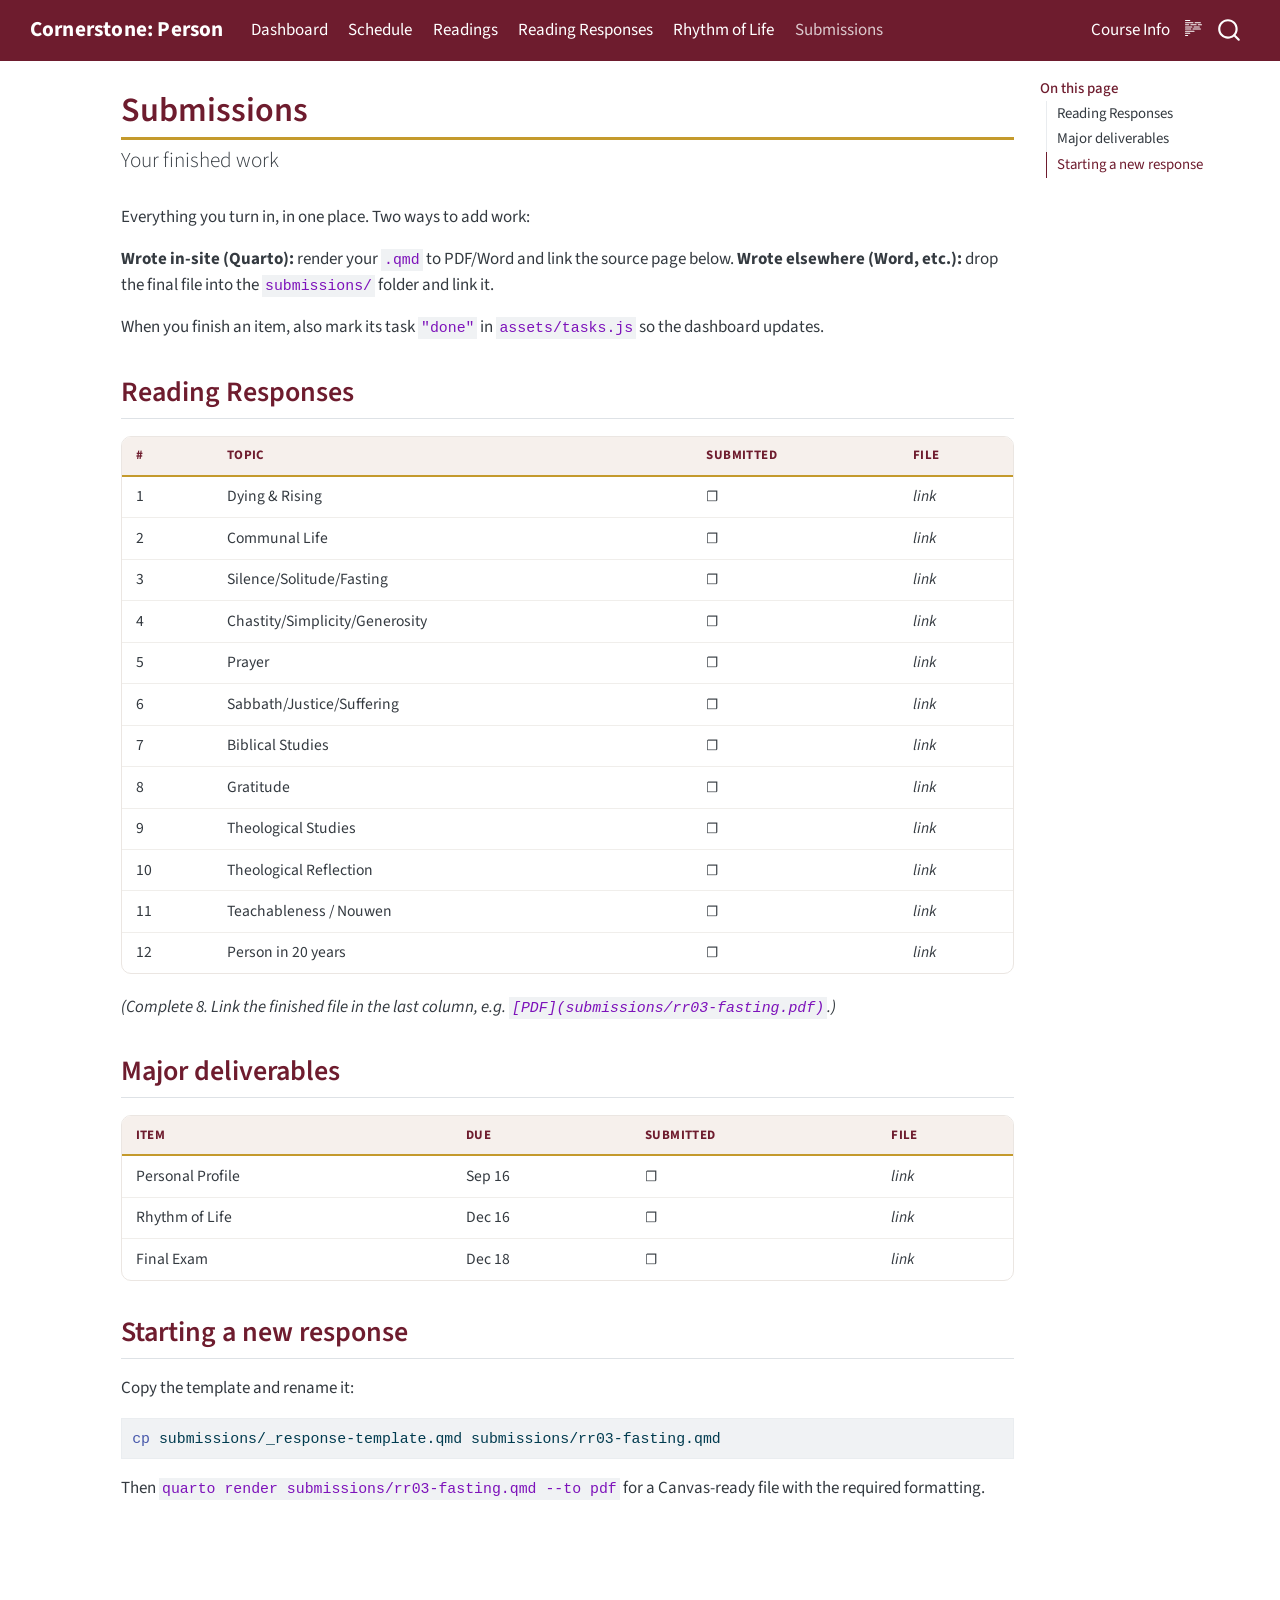
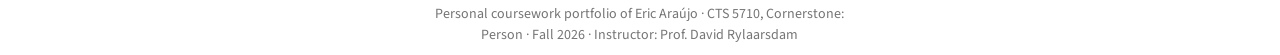
<file: submissions.html>
<!DOCTYPE html>
<html xmlns="http://www.w3.org/1999/xhtml" lang="en" xml:lang="en"><head>

<meta charset="utf-8">
<meta name="generator" content="quarto-1.9.38">

<meta name="viewport" content="width=device-width, initial-scale=1.0, user-scalable=yes">


<title>Submissions – Cornerstone: Person</title>
<style>
/* Default styles provided by pandoc.
** See https://pandoc.org/MANUAL.html#variables-for-html for config info.
*/
code{white-space: pre-wrap;}
span.smallcaps{font-variant: small-caps;}
div.columns{display: flex; gap: min(4vw, 1.5em);}
div.column{flex: auto; overflow-x: auto;}
div.hanging-indent{margin-left: 1.5em; text-indent: -1.5em;}
ul.task-list{list-style: none;}
ul.task-list li input[type="checkbox"] {
  width: 0.8em;
  margin: 0 0.8em 0.2em -1em; /* quarto-specific, see https://github.com/quarto-dev/quarto-cli/issues/4556 */ 
  vertical-align: middle;
}
/* CSS for syntax highlighting */
html { -webkit-text-size-adjust: 100%; }
pre > code.sourceCode { white-space: pre; position: relative; }
pre > code.sourceCode > span { display: inline-block; line-height: 1.25; }
pre > code.sourceCode > span:empty { height: 1.2em; }
.sourceCode { overflow: visible; }
code.sourceCode > span { color: inherit; text-decoration: inherit; }
div.sourceCode { margin: 1em 0; }
pre.sourceCode { margin: 0; }
@media screen {
div.sourceCode { overflow: auto; }
}
@media print {
pre > code.sourceCode { white-space: pre-wrap; }
pre > code.sourceCode > span { text-indent: -5em; padding-left: 5em; }
}
pre.numberSource code
  { counter-reset: source-line 0; }
pre.numberSource code > span
  { position: relative; left: -4em; counter-increment: source-line; }
pre.numberSource code > span > a:first-child::before
  { content: counter(source-line);
    position: relative; left: -1em; text-align: right; vertical-align: baseline;
    border: none; display: inline-block;
    -webkit-touch-callout: none; -webkit-user-select: none;
    -khtml-user-select: none; -moz-user-select: none;
    -ms-user-select: none; user-select: none;
    padding: 0 4px; width: 4em;
  }
pre.numberSource { margin-left: 3em;  padding-left: 4px; }
div.sourceCode
  {   }
@media screen {
pre > code.sourceCode > span > a:first-child::before { text-decoration: underline; }
}
</style>


<script src="site_libs/quarto-nav/quarto-nav.js"></script>
<script src="site_libs/quarto-nav/headroom.min.js"></script>
<script src="site_libs/clipboard/clipboard.min.js"></script>
<script src="site_libs/quarto-search/autocomplete.umd.js"></script>
<script src="site_libs/quarto-search/fuse.min.js"></script>
<script src="site_libs/quarto-search/quarto-search.js"></script>
<meta name="quarto:offset" content="./">
<script src="site_libs/quarto-html/quarto.js" type="module"></script>
<script src="site_libs/quarto-html/tabsets/tabsets.js" type="module"></script>
<script src="site_libs/quarto-html/popper.min.js"></script>
<script src="site_libs/quarto-html/tippy.umd.min.js"></script>
<script src="site_libs/quarto-html/anchor.min.js"></script>
<link href="site_libs/quarto-html/tippy.css" rel="stylesheet">
<link href="site_libs/quarto-html/quarto-syntax-highlighting-15634bcf2e68342d4ad2dfa704d543f6.css" rel="stylesheet" id="quarto-text-highlighting-styles">
<script src="site_libs/bootstrap/bootstrap.min.js"></script>
<link href="site_libs/bootstrap/bootstrap-icons.css" rel="stylesheet">
<link href="site_libs/bootstrap/bootstrap-ba40bd4e4f482799bbd40f7eed9b15fd.min.css" rel="stylesheet" append-hash="true" id="quarto-bootstrap" data-mode="light">
<script id="quarto-search-options" type="application/json">{
  "location": "navbar",
  "copy-button": false,
  "collapse-after": 3,
  "panel-placement": "end",
  "type": "overlay",
  "limit": 50,
  "keyboard-shortcut": [
    "f",
    "/",
    "s"
  ],
  "show-item-context": false,
  "language": {
    "search-no-results-text": "No results",
    "search-matching-documents-text": "matching documents",
    "search-copy-link-title": "Copy link to search",
    "search-hide-matches-text": "Hide additional matches",
    "search-more-match-text": "more match in this document",
    "search-more-matches-text": "more matches in this document",
    "search-clear-button-title": "Clear",
    "search-text-placeholder": "",
    "search-detached-cancel-button-title": "Cancel",
    "search-submit-button-title": "Submit",
    "search-label": "Search"
  }
}</script>
<script>
/* =====================================================================
   Cornerstone: Person — task data + live dashboard
   ---------------------------------------------------------------------
   THIS IS YOUR SINGLE SOURCE OF TRUTH. Edit the TASKS array below.

   Each task:
     id     : unique short string
     title  : what it is (can include a Quarto link path)
     type   : "reading" | "response" | "practice" | "deliverable" | "admin"
     due    : "YYYY-MM-DD"  (deadline; responses/practices due at class time)
     status : "todo"     -> a committed task; shows in warnings
              "optional" -> a Reading Response option (you pick 8 of 12);
                            lives in the tracker, doesn't nag you
              "done"     -> finished; struck through, counts toward progress
     link   : (optional) URL/path, e.g. "submissions/rr1.qmd"
     note   : (optional) short reminder text
   ===================================================================== */
window.TASKS = [
  // --- Admin / start of term ---
  { id:"profile-submit", title:"Post & submit Personal Profile (Canvas)", type:"admin", due:"2026-09-16", status:"todo" },
  { id:"profile-read",   title:"Read classmates' Personal Profiles", type:"admin", due:"2026-09-19", status:"todo" },

  // --- Practices (start before the class that discusses them) ---
  { id:"prac-confession", title:"Practice confession to someone you trust", type:"practice", due:"2026-09-27", status:"todo", note:"Before the Sep 28 class on Communal Life." },
  { id:"prac-fast",       title:"24-hour fast", type:"practice", due:"2026-10-04", status:"todo", note:"Needs a clear day; before Oct 5." },
  { id:"prac-prayer-start", title:"Begin a week-long prayer practice", type:"practice", due:"2026-10-26", status:"todo", note:"Start ~1 week before the Nov 2 prayer response." },
  { id:"prac-lectio",     title:"Practice Lectio Divina across the week", type:"practice", due:"2026-11-16", status:"todo", note:"For the Nov 16 Biblical Studies response." },
  { id:"prac-examen",     title:"Begin the Daily Examen", type:"practice", due:"2026-12-07", status:"todo", note:"For the Dec 7 Theological Reflection." },
  { id:"read-nouwen",     title:"Start Nouwen, In the Name of Jesus (90 pp)", type:"reading", due:"2026-12-01", status:"todo", note:"Biggest single reading — pace ~15 pp/day for Dec 14." },

  // --- Reading Responses: choose 8 of these 12 (status "optional") ---
  { id:"rr1",  title:"RR — Dying & Rising", type:"response", due:"2026-09-21", status:"optional" },
  { id:"rr2",  title:"RR — Communal Life", type:"response", due:"2026-09-28", status:"optional" },
  { id:"rr3",  title:"RR — Silence, Solitude & Fasting", type:"response", due:"2026-10-05", status:"optional" },
  { id:"rr4",  title:"RR — Chastity, Simplicity, Generosity", type:"response", due:"2026-10-26", status:"optional" },
  { id:"rr5",  title:"RR — Prayer & Dark Nights", type:"response", due:"2026-11-02", status:"optional" },
  { id:"rr6",  title:"RR — Sabbath, Justice, Suffering", type:"response", due:"2026-11-09", status:"optional" },
  { id:"rr7",  title:"RR — Biblical Studies (Lectio)", type:"response", due:"2026-11-16", status:"optional" },
  { id:"rr8",  title:"RR — Gratitude (Thanksgiving)", type:"response", due:"2026-11-23", status:"optional" },
  { id:"rr9",  title:"RR — Theological Studies", type:"response", due:"2026-11-30", status:"optional" },
  { id:"rr10", title:"RR — Theological Reflection", type:"response", due:"2026-12-07", status:"optional" },
  { id:"rr11", title:"RR — Teachableness / Nouwen & Bill", type:"response", due:"2026-12-14", status:"optional" },
  { id:"rr12", title:"RR — 'Person in 20 years' (1 page)", type:"response", due:"2026-12-14", status:"optional" },

  // --- Deliverables ---
  { id:"rhythm", title:"Rhythm of Life due (Word doc → Canvas)", type:"deliverable", due:"2026-12-16", status:"todo", note:"Late = one full letter grade per day." },
  { id:"final",  title:"Final Exam due", type:"deliverable", due:"2026-12-18", status:"todo" }
];

/* ---------------------------------------------------------------------
   READINGS TRACKER — one row per class week that has reading.
   Set status:"done" when you've finished that week's reading.
   pages are my estimates from the assigned ranges (guides, not exact).
   --------------------------------------------------------------------- */
window.READINGS = [
  { week:"Sep 21", topic:"Dying & Rising", pages:45, due:"2026-09-21", status:"todo", items:[
    { who:"James K.A. Smith", what:"You Are What You Love, ch. 1", pages:"pp. 1–25" },
    { who:"Dallas Willard", what:"“Spiritual Formation as a Part of Salvation”", pages:"" },
    { who:"Eugene Peterson", what:"“On Pentecostals, Poets, and Professors” (Subversive Spirituality)", pages:"pp. 245–249, 252–256" }
  ]},
  { week:"Sep 28", topic:"Communal Life", pages:75, due:"2026-09-28", status:"todo", items:[
    { who:"Dietrich Bonhoeffer", what:"Life Together", pages:"pp. 21–57, 66–89, 110–122" },
    { who:"John Ortberg", what:"“Your Hidden Curriculum” (Leadership, 2009)", pages:"" }
  ]},
  { week:"Oct 5", topic:"Silence, Solitude & Fasting", pages:40, due:"2026-10-05", status:"todo", items:[
    { who:"Kathleen Norris", what:"Amazing Grace: A Vocabulary of Faith", pages:"pp. 16–17" },
    { who:"Choose one", what:"Nouwen, The Way of the Heart (pp. 19–40) — OR — Sue Monk Kidd, Firstlight (pp. 160–168)", pages:"" },
    { who:"Len Vander Zee", what:"“Retreating into Real Life” (The Banner)", pages:"pp. 14–17" },
    { who:"Richard Foster", what:"Celebration of Discipline, ch. 4 (Fasting)", pages:"pp. 47–61" },
    { who:"Watch", what:"Tech-fasting video (youtube.com/watch?v=dRl8EIhrQjQ)", pages:"" }
  ]},
  { week:"Oct 26", topic:"Chastity, Simplicity, Generosity", pages:47, due:"2026-10-26", status:"todo", items:[
    { who:"Rebecca K. DeYoung", what:"Glittering Vices", pages:"pp. 159–179" },
    { who:"Mother Teresa", what:"No Greater Love", pages:"pp. 38–49" },
    { who:"Richard Foster", what:"Celebration of Discipline (Simplicity)", pages:"pp. 79–95" }
  ]},
  { week:"Nov 2", topic:"Prayer & Dark Nights", pages:41, due:"2026-11-02", status:"todo", items:[
    { who:"Eugene Peterson", what:"“Praying by the Book” (Working the Angles)", pages:"pp. 30–43" },
    { who:"Marjorie Thompson", what:"“Communication and Communion with God” (Soul Feast)", pages:"pp. 33–55" },
    { who:"Brother Lawrence", what:"The Practice of the Presence of God (in Devotional Classics)", pages:"pp. 81–87" }
  ]},
  { week:"Nov 9", topic:"Sabbath, Justice, Suffering", pages:62, due:"2026-11-09", status:"todo", items:[
    { who:"Barbara Brown Taylor", what:"The Preaching Life", pages:"pp. 26–39" },
    { who:"Eugene Peterson", what:"Working the Angles", pages:"pp. 44–53" },
    { who:"Martin Luther King, Jr.", what:"Selections: “Nonviolence and Racial Justice,” “Letter from a Birmingham Jail,” “A Tough Mind and a Tender Heart,” “I See the Promised Land”", pages:"" }
  ]},
  { week:"Nov 16", topic:"Biblical Studies", pages:29, due:"2026-11-16", status:"todo", items:[
    { who:"Marjorie Thompson", what:"“Chewing the Bread of the Word” (Soul Feast)", pages:"pp. 19–31" },
    { who:"Athanasius", what:"Letter to Marcellinus (in On the Incarnation) — assigned pages only!", pages:"pp. 97–108, 114–119" }
  ]},
  { week:"Nov 23", topic:"Gratitude", pages:5, due:"2026-11-23", status:"todo", items:[
    { who:"—", what:"No assigned reading. Thanksgiving break: an opportunity to write a gratitude response.", pages:"" }
  ]},
  { week:"Nov 30", topic:"Theological Studies", pages:28, due:"2026-11-30", status:"todo", items:[
    { who:"Eugene Peterson", what:"“The Seminary as a Place of Spiritual Formation” (Subversive Spirituality)", pages:"pp. 54–60" },
    { who:"Robert L. Wilken", what:"“Finding God and Seeking God” (The Spirit of Early Christian Thought)", pages:"pp. 106–109" },
    { who:"Diogenes Allen", what:"“Christian Doctrine and the Spiritual Life” (Spiritual Theology)", pages:"pp. 152–158" },
    { who:"Ellen Charry", what:"“John Calvin” (By the Renewing of Your Minds)", pages:"pp. 199, 201–205, 210–217" }
  ]},
  { week:"Dec 7", topic:"Theological Reflection", pages:48, due:"2026-12-07", status:"todo", items:[
    { who:"David Rylaarsdam", what:"“Theological Reflection in Augustine’s Confessions” (For God So Loved the World)", pages:"pp. 199–209" },
    { who:"Augustine", what:"Confessions, Book 1 OR Book 8", pages:"pp. 14–33 or 137–157" },
    { who:"Sue Monk Kidd", what:"Firstlight", pages:"pp. 95–113" },
    { who:"Read or watch", what:"“Daily Examen” — OR — the Examen video (ignatianspirituality.com)", pages:"" }
  ]},
  { week:"Dec 14", topic:"Life-Long Formation", pages:110, due:"2026-12-14", status:"todo", items:[
    { who:"David Rylaarsdam", what:"“A Teachable Teacher: Docilitas and the Vocation of John Calvin” (Marginal Resistance)", pages:"pp. 165–180" },
    { who:"Henri Nouwen", what:"In the Name of Jesus — ⚠️ 90 pp, start early", pages:"pp. 11–101" },
    { who:"Eugene Peterson", what:"“Developing a ‘lived theology’ of the call” (interview)", pages:"" },
    { who:"Diana Butler Bass", what:"“Intentionality, Practice, and Vitality”", pages:"" }
  ]}
];

/* ---- Dashboard renderer (runs only where #task-dashboard exists) ---- */
(function () {
  function parseDate(s){ const [y,m,d]=s.split("-").map(Number); return new Date(y, m-1, d); }
  function today(){ const t=new Date(); return new Date(t.getFullYear(), t.getMonth(), t.getDate()); }
  function daysUntil(s){ return Math.round((parseDate(s)-today())/86400000); }
  function fmt(s){ return parseDate(s).toLocaleDateString(undefined,{weekday:"short",month:"short",day:"numeric"}); }
  function rel(n){ if(n<0) return `${-n} day${n===-1?"":"s"} overdue`; if(n===0) return "due today"; if(n===1) return "due tomorrow"; return `in ${n} days`; }

  function taskHTML(t, cls){
    const link = t.link ? `<a href="${t.link}">${t.title}</a>` : t.title;
    const note = t.note ? `<span class="note">${t.note}</span>` : "";
    return `<div class="task ${cls}">
      <span class="pill ${t.type}">${t.type}</span>
      <span class="body">${link}${note}</span>
      <span class="meta">${fmt(t.due)} · ${rel(daysUntil(t.due))}</span>
    </div>`;
  }

  function render(){
    const root = document.getElementById("task-dashboard");
    if(!root) return;
    const tasks = window.TASKS.slice();

    // Committed (todo) tasks drive the warnings
    const committed = tasks.filter(t=>t.status==="todo");
    const overdue  = committed.filter(t=>daysUntil(t.due)<0).sort((a,b)=>parseDate(a.due)-parseDate(b.due));
    const soon     = committed.filter(t=>{const d=daysUntil(t.due);return d>=0&&d<=7;}).sort((a,b)=>parseDate(a.due)-parseDate(b.due));
    const upcoming = committed.filter(t=>daysUntil(t.due)>7).sort((a,b)=>parseDate(a.due)-parseDate(b.due));
    const done     = tasks.filter(t=>t.status==="done").sort((a,b)=>parseDate(b.due)-parseDate(a.due));

    // Banner
    let banner="", bclass="ok";
    if(overdue.length){ bclass="alert"; banner=`🔴 ${overdue.length} task${overdue.length>1?"s":""} overdue`+(soon.length?` · ${soon.length} due within a week`:""); }
    else if(soon.length){ bclass="warn"; banner=`🟠 ${soon.length} task${soon.length>1?"s":""} due within the next 7 days`; }
    else { banner="🟢 Nothing due in the next 7 days — nice work."; }

    // Hero: next committed deadline not done
    const next=[...overdue,...soon,...upcoming][0];
    const hero = next
      ? `<div class="dash-hero"><div class="label">Next up</div>
           <div class="title">${next.title}</div>
           <div class="when">${fmt(next.due)} — <b>${rel(daysUntil(next.due))}</b></div></div>`
      : `<div class="dash-hero"><div class="label">Next up</div><div class="title">All caught up 🎉</div></div>`;

    // Reading Response progress
    const responses = tasks.filter(t=>t.type==="response");
    const rrDone = responses.filter(t=>t.status==="done").length;
    const rrNext = responses.filter(t=>t.status!=="done" && daysUntil(t.due)>=0)
                            .sort((a,b)=>parseDate(a.due)-parseDate(b.due))[0];
    const pct = Math.min(100, Math.round(rrDone/8*100));
    const rrBlock = `
      <div class="task-group">
        <h3>Reading Responses — ${rrDone} of 8 done</h3>
        <div class="progress-wrap">
          <div class="progress-bar-outer"><div class="progress-bar-inner" style="width:${pct}%"></div></div>
          <div class="progress-label">You must complete 8 of the 12 options.${rrNext?` Next opportunity: <b>${rrNext.title.replace("RR — ","")}</b> on ${fmt(rrNext.due)} (${rel(daysUntil(rrNext.due))}).`:""} <a href="responses.html">Open the tracker →</a></div>
        </div>
      </div>`;

    // Reading progress
    const readings = (window.READINGS||[]);
    const rDone = readings.filter(r=>r.status==="done").length;
    const rPages = readings.reduce((s,r)=>s+r.pages,0);
    const rPagesDone = readings.filter(r=>r.status==="done").reduce((s,r)=>s+r.pages,0);
    const rNext = readings.filter(r=>r.status!=="done" && daysUntil(r.due)>=0)
                          .sort((a,b)=>parseDate(a.due)-parseDate(b.due))[0];
    const rPct = readings.length? Math.round(rDone/readings.length*100):0;
    const readBlock = `
      <div class="task-group">
        <h3>Readings — ${rDone} of ${readings.length} weeks · ~${rPagesDone}/${rPages} pp</h3>
        <div class="progress-wrap">
          <div class="progress-bar-outer"><div class="progress-bar-inner" style="width:${rPct}%"></div></div>
          <div class="progress-label">${rNext?`Next: <b>${rNext.topic}</b> (~${rNext.pages} pp) by ${fmt(rNext.due)} — ${rel(daysUntil(rNext.due))}.`:"All reading done 🎉"} <a href="readings.html">Open the reading tracker →</a></div>
        </div>
      </div>`;

    function group(title, arr, cls){
      if(!arr.length) return "";
      return `<div class="task-group"><h3>${title}</h3>${arr.map(t=>taskHTML(t,cls)).join("")}</div>`;
    }

    const legend = `
      <div class="type-legend">
        <span class="legend-title">Task types</span>
        <span class="legend-item"><span class="pill admin">admin</span> setup / logistics</span>
        <span class="legend-item"><span class="pill practice">practice</span> spiritual discipline</span>
        <span class="legend-item"><span class="pill reading">reading</span> assigned reading</span>
        <span class="legend-item"><span class="pill response">response</span> reading response</span>
        <span class="legend-item"><span class="pill deliverable">deliverable</span> graded submission</span>
        <span class="legend-note">Edit everything in <code>assets/tasks.js</code>.</span>
      </div>`;

    root.innerHTML =
      `<div id="dash-banner" class="${bclass}">${banner}</div>` +
      hero +
      rrBlock +
      readBlock +
      group("🔴 Overdue", overdue, "overdue") +
      group("🟠 Due this week", soon, "soon") +
      group("Upcoming", upcoming, "upcoming") +
      (done.length?`<details class="task-group"><summary><b>✅ Completed (${done.length})</b></summary>${done.map(t=>taskHTML(t,"done")).join("")}</details>`:"") +
      legend;
  }

  // Full reading tracker (for readings.qmd via #reading-tracker) — itemized per week
  function renderReadingTracker(){
    const root=document.getElementById("reading-tracker");
    if(!root||!window.READINGS) return;
    const cards=window.READINGS.map(r=>{
      const d=daysUntil(r.due); const done=r.status==="done";
      let cls="rc-upcoming",badge="upcoming";
      if(done){cls="rc-done";badge="✔ read";}
      else if(d<0){cls="rc-overdue";badge=rel(d);}
      else if(d<=7){cls="rc-soon";badge=rel(d);}
      else {badge=rel(d);}
      const items=(r.items||[]).map(it=>`
        <li>
          <span class="rl-who">${it.who}</span>
          <span class="rl-what">${it.what}</span>
          ${it.pages?`<span class="rl-pages">${it.pages}</span>`:""}
        </li>`).join("");
      return `<div class="reading-card ${cls}">
        <div class="reading-card-head">
          <span class="rc-check">${done?"✅":"☐"}</span>
          <span class="rc-week">${r.week}</span>
          <span class="rc-topic">${r.topic}</span>
          <span class="rc-meta">~${r.pages} pp · <b>${badge}</b></span>
        </div>
        <ul class="reading-list">${items}</ul>
      </div>`;
    }).join("");
    const total=window.READINGS.reduce((s,r)=>s+r.pages,0);
    const doneN=window.READINGS.filter(r=>r.status==="done").length;
    root.innerHTML=`
      <p class="progress-label">${doneN} of ${window.READINGS.length} weeks read · ~${total} pp total. Mark a week <code>"done"</code> in <code>assets/tasks.js</code> to check it off.</p>
      ${cards}`;
  }

  function boot(){ render(); renderReadingTracker(); }
  if(document.readyState==="loading") document.addEventListener("DOMContentLoaded", boot);
  else boot();
})();
</script>


<link rel="stylesheet" href="assets/dashboard-style.css">
</head>

<body class="nav-fixed quarto-light">

<div id="quarto-search-results"></div>
  <header id="quarto-header" class="headroom fixed-top">
    <nav class="navbar navbar-expand-lg " data-bs-theme="dark">
      <div class="navbar-container container-fluid">
      <div class="navbar-brand-container mx-auto">
    <a class="navbar-brand" href="./index.html">
    <span class="navbar-title">Cornerstone: Person</span>
    </a>
  </div>
            <div id="quarto-search" class="" title="Search"></div>
          <button class="navbar-toggler" type="button" data-bs-toggle="collapse" data-bs-target="#navbarCollapse" aria-controls="navbarCollapse" role="menu" aria-expanded="false" aria-label="Toggle navigation" onclick="if (window.quartoToggleHeadroom) { window.quartoToggleHeadroom(); }">
  <span class="navbar-toggler-icon"></span>
</button>
          <div class="collapse navbar-collapse" id="navbarCollapse">
            <ul class="navbar-nav navbar-nav-scroll me-auto">
  <li class="nav-item">
    <a class="nav-link" href="./index.html"> 
<span class="menu-text">Dashboard</span></a>
  </li>  
  <li class="nav-item">
    <a class="nav-link" href="./schedule.html"> 
<span class="menu-text">Schedule</span></a>
  </li>  
  <li class="nav-item">
    <a class="nav-link" href="./readings.html"> 
<span class="menu-text">Readings</span></a>
  </li>  
  <li class="nav-item">
    <a class="nav-link" href="./responses.html"> 
<span class="menu-text">Reading Responses</span></a>
  </li>  
  <li class="nav-item">
    <a class="nav-link" href="./rhythm.html"> 
<span class="menu-text">Rhythm of Life</span></a>
  </li>  
  <li class="nav-item">
    <a class="nav-link active" href="./submissions.html" aria-current="page"> 
<span class="menu-text">Submissions</span></a>
  </li>  
</ul>
            <ul class="navbar-nav navbar-nav-scroll ms-auto">
  <li class="nav-item">
    <a class="nav-link" href="./about.html"> 
<span class="menu-text">Course Info</span></a>
  </li>  
</ul>
          </div> <!-- /navcollapse -->
            <div class="quarto-navbar-tools">
  <a href="" class="quarto-reader-toggle quarto-navigation-tool px-1" onclick="window.quartoToggleReader(); return false;" title="Toggle reader mode">
  <div class="quarto-reader-toggle-btn">
  <i class="bi"></i>
  </div>
</a>
</div>
      </div> <!-- /container-fluid -->
    </nav>
</header>
<!-- content -->
<div id="quarto-content" class="quarto-container page-columns page-rows-contents page-layout-article page-navbar">
<!-- sidebar -->
<!-- margin-sidebar -->
    <div id="quarto-margin-sidebar" class="sidebar margin-sidebar">
        <nav id="TOC" role="doc-toc" class="toc-active">
    <h2 id="toc-title">On this page</h2>
   
  <ul>
  <li><a href="#reading-responses" id="toc-reading-responses" class="nav-link active" data-scroll-target="#reading-responses">Reading Responses</a></li>
  <li><a href="#major-deliverables" id="toc-major-deliverables" class="nav-link" data-scroll-target="#major-deliverables">Major deliverables</a></li>
  <li><a href="#starting-a-new-response" id="toc-starting-a-new-response" class="nav-link" data-scroll-target="#starting-a-new-response">Starting a new response</a></li>
  </ul>
</nav>
    </div>
<!-- main -->
<main class="content" id="quarto-document-content">

<header id="title-block-header" class="quarto-title-block default">
<div class="quarto-title">
<h1 class="title">Submissions</h1>
<p class="subtitle lead">Your finished work</p>
</div>



<div class="quarto-title-meta">

    
  
    
  </div>
  


</header>


<p>Everything you turn in, in one place. Two ways to add work:</p>
<p><strong>Wrote in-site (Quarto):</strong> render your <code>.qmd</code> to PDF/Word and link the source page below. <strong>Wrote elsewhere (Word, etc.):</strong> drop the final file into the <code>submissions/</code> folder and link it.</p>
<p>When you finish an item, also mark its task <code>"done"</code> in <code>assets/tasks.js</code> so the dashboard updates.</p>
<section id="reading-responses" class="level2">
<h2 class="anchored" data-anchor-id="reading-responses">Reading Responses</h2>
<table class="caption-top table">
<thead>
<tr class="header">
<th>#</th>
<th>Topic</th>
<th>Submitted</th>
<th>File</th>
</tr>
</thead>
<tbody>
<tr class="odd">
<td>1</td>
<td>Dying &amp; Rising</td>
<td>☐</td>
<td><em>link</em></td>
</tr>
<tr class="even">
<td>2</td>
<td>Communal Life</td>
<td>☐</td>
<td><em>link</em></td>
</tr>
<tr class="odd">
<td>3</td>
<td>Silence/Solitude/Fasting</td>
<td>☐</td>
<td><em>link</em></td>
</tr>
<tr class="even">
<td>4</td>
<td>Chastity/Simplicity/Generosity</td>
<td>☐</td>
<td><em>link</em></td>
</tr>
<tr class="odd">
<td>5</td>
<td>Prayer</td>
<td>☐</td>
<td><em>link</em></td>
</tr>
<tr class="even">
<td>6</td>
<td>Sabbath/Justice/Suffering</td>
<td>☐</td>
<td><em>link</em></td>
</tr>
<tr class="odd">
<td>7</td>
<td>Biblical Studies</td>
<td>☐</td>
<td><em>link</em></td>
</tr>
<tr class="even">
<td>8</td>
<td>Gratitude</td>
<td>☐</td>
<td><em>link</em></td>
</tr>
<tr class="odd">
<td>9</td>
<td>Theological Studies</td>
<td>☐</td>
<td><em>link</em></td>
</tr>
<tr class="even">
<td>10</td>
<td>Theological Reflection</td>
<td>☐</td>
<td><em>link</em></td>
</tr>
<tr class="odd">
<td>11</td>
<td>Teachableness / Nouwen</td>
<td>☐</td>
<td><em>link</em></td>
</tr>
<tr class="even">
<td>12</td>
<td>Person in 20 years</td>
<td>☐</td>
<td><em>link</em></td>
</tr>
</tbody>
</table>
<p><em>(Complete 8. Link the finished file in the last column, e.g.&nbsp;<code>[PDF](submissions/rr03-fasting.pdf)</code>.)</em></p>
</section>
<section id="major-deliverables" class="level2">
<h2 class="anchored" data-anchor-id="major-deliverables">Major deliverables</h2>
<table class="caption-top table">
<thead>
<tr class="header">
<th>Item</th>
<th>Due</th>
<th>Submitted</th>
<th>File</th>
</tr>
</thead>
<tbody>
<tr class="odd">
<td>Personal Profile</td>
<td>Sep 16</td>
<td>☐</td>
<td><em>link</em></td>
</tr>
<tr class="even">
<td>Rhythm of Life</td>
<td>Dec 16</td>
<td>☐</td>
<td><em>link</em></td>
</tr>
<tr class="odd">
<td>Final Exam</td>
<td>Dec 18</td>
<td>☐</td>
<td><em>link</em></td>
</tr>
</tbody>
</table>
</section>
<section id="starting-a-new-response" class="level2">
<h2 class="anchored" data-anchor-id="starting-a-new-response">Starting a new response</h2>
<p>Copy the template and rename it:</p>
<div class="code-copy-outer-scaffold"><div class="sourceCode" id="cb1"><pre class="sourceCode bash code-with-copy"><code class="sourceCode bash"><span id="cb1-1"><a href="#cb1-1" aria-hidden="true" tabindex="-1"></a><span class="fu">cp</span> submissions/_response-template.qmd submissions/rr03-fasting.qmd</span></code></pre></div><button title="Copy to Clipboard" class="code-copy-button"><i class="bi"></i></button></div>
<p>Then <code>quarto render submissions/rr03-fasting.qmd --to pdf</code> for a Canvas-ready file with the required formatting.</p>


</section>

</main> <!-- /main -->
<script id="quarto-html-after-body" type="application/javascript">
  window.document.addEventListener("DOMContentLoaded", function (event) {
    const icon = "";
    const anchorJS = new window.AnchorJS();
    anchorJS.options = {
      placement: 'right',
      icon: icon
    };
    anchorJS.add('.anchored');
    const isCodeAnnotation = (el) => {
      for (const clz of el.classList) {
        if (clz.startsWith('code-annotation-')) {                     
          return true;
        }
      }
      return false;
    }
    const onCopySuccess = function(e) {
      // button target
      const button = e.trigger;
      // don't keep focus
      button.blur();
      // flash "checked"
      button.classList.add('code-copy-button-checked');
      var currentTitle = button.getAttribute("title");
      button.setAttribute("title", "Copied!");
      let tooltip;
      if (window.bootstrap) {
        button.setAttribute("data-bs-toggle", "tooltip");
        button.setAttribute("data-bs-placement", "left");
        button.setAttribute("data-bs-title", "Copied!");
        tooltip = new bootstrap.Tooltip(button, 
          { trigger: "manual", 
            customClass: "code-copy-button-tooltip",
            offset: [0, -8]});
        tooltip.show();    
      }
      setTimeout(function() {
        if (tooltip) {
          tooltip.hide();
          button.removeAttribute("data-bs-title");
          button.removeAttribute("data-bs-toggle");
          button.removeAttribute("data-bs-placement");
        }
        button.setAttribute("title", currentTitle);
        button.classList.remove('code-copy-button-checked');
      }, 1000);
      // clear code selection
      e.clearSelection();
    }
    const getTextToCopy = function(trigger) {
      const outerScaffold = trigger.parentElement.cloneNode(true);
      const codeEl = outerScaffold.querySelector('code');
      for (const childEl of codeEl.children) {
        if (isCodeAnnotation(childEl)) {
          childEl.remove();
        }
      }
      return codeEl.innerText;
    }
    const clipboard = new window.ClipboardJS('.code-copy-button:not([data-in-quarto-modal])', {
      text: getTextToCopy
    });
    clipboard.on('success', onCopySuccess);
    if (window.document.getElementById('quarto-embedded-source-code-modal')) {
      const clipboardModal = new window.ClipboardJS('.code-copy-button[data-in-quarto-modal]', {
        text: getTextToCopy,
        container: window.document.getElementById('quarto-embedded-source-code-modal')
      });
      clipboardModal.on('success', onCopySuccess);
    }
      var localhostRegex = new RegExp(/^(?:http|https):\/\/localhost\:?[0-9]*\//);
      var mailtoRegex = new RegExp(/^mailto:/);
        var filterRegex = new RegExp("https:\/\/ericaraujophd\.github\.io\/26FA-Cornerstone-Person\/");
      var isInternal = (href) => {
          return filterRegex.test(href) || localhostRegex.test(href) || mailtoRegex.test(href);
      }
      // Inspect non-navigation links and adorn them if external
     var links = window.document.querySelectorAll('a[href]:not(.nav-link):not(.navbar-brand):not(.toc-action):not(.sidebar-link):not(.sidebar-item-toggle):not(.pagination-link):not(.no-external):not([aria-hidden]):not(.dropdown-item):not(.quarto-navigation-tool):not(.about-link)');
      for (var i=0; i<links.length; i++) {
        const link = links[i];
        if (!isInternal(link.href)) {
          // undo the damage that might have been done by quarto-nav.js in the case of
          // links that we want to consider external
          if (link.dataset.originalHref !== undefined) {
            link.href = link.dataset.originalHref;
          }
        }
      }
    function tippyHover(el, contentFn, onTriggerFn, onUntriggerFn) {
      const config = {
        allowHTML: true,
        maxWidth: 500,
        delay: 100,
        arrow: false,
        appendTo: function(el) {
            return el.parentElement;
        },
        interactive: true,
        interactiveBorder: 10,
        theme: 'quarto',
        placement: 'bottom-start',
      };
      if (contentFn) {
        config.content = contentFn;
      }
      if (onTriggerFn) {
        config.onTrigger = onTriggerFn;
      }
      if (onUntriggerFn) {
        config.onUntrigger = onUntriggerFn;
      }
      window.tippy(el, config); 
    }
    const noterefs = window.document.querySelectorAll('a[role="doc-noteref"]');
    for (var i=0; i<noterefs.length; i++) {
      const ref = noterefs[i];
      tippyHover(ref, function() {
        // use id or data attribute instead here
        let href = ref.getAttribute('data-footnote-href') || ref.getAttribute('href');
        try { href = new URL(href).hash; } catch {}
        const id = href.replace(/^#\/?/, "");
        const note = window.document.getElementById(id);
        if (note) {
          return note.innerHTML;
        } else {
          return "";
        }
      });
    }
    const xrefs = window.document.querySelectorAll('a.quarto-xref');
    const processXRef = (id, note) => {
      // Strip column container classes
      const stripColumnClz = (el) => {
        el.classList.remove("page-full", "page-columns");
        if (el.children) {
          for (const child of el.children) {
            stripColumnClz(child);
          }
        }
      }
      stripColumnClz(note)
      if (id === null || id.startsWith('sec-')) {
        // Special case sections, only their first couple elements
        const container = document.createElement("div");
        if (note.children && note.children.length > 2) {
          container.appendChild(note.children[0].cloneNode(true));
          for (let i = 1; i < note.children.length; i++) {
            const child = note.children[i];
            if (child.tagName === "P" && child.innerText === "") {
              continue;
            } else {
              container.appendChild(child.cloneNode(true));
              break;
            }
          }
          if (window.Quarto?.typesetMath) {
            window.Quarto.typesetMath(container);
          }
          return container.innerHTML
        } else {
          if (window.Quarto?.typesetMath) {
            window.Quarto.typesetMath(note);
          }
          return note.innerHTML;
        }
      } else {
        // Remove any anchor links if they are present
        const anchorLink = note.querySelector('a.anchorjs-link');
        if (anchorLink) {
          anchorLink.remove();
        }
        if (window.Quarto?.typesetMath) {
          window.Quarto.typesetMath(note);
        }
        if (note.classList.contains("callout")) {
          return note.outerHTML;
        } else {
          return note.innerHTML;
        }
      }
    }
    for (var i=0; i<xrefs.length; i++) {
      const xref = xrefs[i];
      tippyHover(xref, undefined, function(instance) {
        instance.disable();
        let url = xref.getAttribute('href');
        let hash = undefined; 
        if (url.startsWith('#')) {
          hash = url;
        } else {
          try { hash = new URL(url).hash; } catch {}
        }
        if (hash) {
          const id = hash.replace(/^#\/?/, "");
          const note = window.document.getElementById(id);
          if (note !== null) {
            try {
              const html = processXRef(id, note.cloneNode(true));
              instance.setContent(html);
            } finally {
              instance.enable();
              instance.show();
            }
          } else {
            // See if we can fetch this
            fetch(url.split('#')[0])
            .then(res => res.text())
            .then(html => {
              const parser = new DOMParser();
              const htmlDoc = parser.parseFromString(html, "text/html");
              const note = htmlDoc.getElementById(id);
              if (note !== null) {
                const html = processXRef(id, note);
                instance.setContent(html);
              } 
            }).finally(() => {
              instance.enable();
              instance.show();
            });
          }
        } else {
          // See if we can fetch a full url (with no hash to target)
          // This is a special case and we should probably do some content thinning / targeting
          fetch(url)
          .then(res => res.text())
          .then(html => {
            const parser = new DOMParser();
            const htmlDoc = parser.parseFromString(html, "text/html");
            const note = htmlDoc.querySelector('main.content');
            if (note !== null) {
              // This should only happen for chapter cross references
              // (since there is no id in the URL)
              // remove the first header
              if (note.children.length > 0 && note.children[0].tagName === "HEADER") {
                note.children[0].remove();
              }
              const html = processXRef(null, note);
              instance.setContent(html);
            } 
          }).finally(() => {
            instance.enable();
            instance.show();
          });
        }
      }, function(instance) {
      });
    }
        let selectedAnnoteEl;
        const selectorForAnnotation = ( cell, annotation) => {
          let cellAttr = 'data-code-cell="' + cell + '"';
          let lineAttr = 'data-code-annotation="' +  annotation + '"';
          const selector = 'span[' + cellAttr + '][' + lineAttr + ']';
          return selector;
        }
        const selectCodeLines = (annoteEl) => {
          const doc = window.document;
          const targetCell = annoteEl.getAttribute("data-target-cell");
          const targetAnnotation = annoteEl.getAttribute("data-target-annotation");
          const annoteSpan = window.document.querySelector(selectorForAnnotation(targetCell, targetAnnotation));
          const lines = annoteSpan.getAttribute("data-code-lines").split(",");
          const lineIds = lines.map((line) => {
            return targetCell + "-" + line;
          })
          let top = null;
          let height = null;
          let parent = null;
          if (lineIds.length > 0) {
              //compute the position of the single el (top and bottom and make a div)
              const el = window.document.getElementById(lineIds[0]);
              top = el.offsetTop;
              height = el.offsetHeight;
              parent = el.parentElement.parentElement;
            if (lineIds.length > 1) {
              const lastEl = window.document.getElementById(lineIds[lineIds.length - 1]);
              const bottom = lastEl.offsetTop + lastEl.offsetHeight;
              height = bottom - top;
            }
            if (top !== null && height !== null && parent !== null) {
              // cook up a div (if necessary) and position it 
              let div = window.document.getElementById("code-annotation-line-highlight");
              if (div === null) {
                div = window.document.createElement("div");
                div.setAttribute("id", "code-annotation-line-highlight");
                div.style.position = 'absolute';
                parent.appendChild(div);
              }
              div.style.top = top - 2 + "px";
              div.style.height = height + 4 + "px";
              div.style.left = 0;
              let gutterDiv = window.document.getElementById("code-annotation-line-highlight-gutter");
              if (gutterDiv === null) {
                gutterDiv = window.document.createElement("div");
                gutterDiv.setAttribute("id", "code-annotation-line-highlight-gutter");
                gutterDiv.style.position = 'absolute';
                const codeCell = window.document.getElementById(targetCell);
                const gutter = codeCell.querySelector('.code-annotation-gutter');
                gutter.appendChild(gutterDiv);
              }
              gutterDiv.style.top = top - 2 + "px";
              gutterDiv.style.height = height + 4 + "px";
            }
            selectedAnnoteEl = annoteEl;
          }
        };
        const unselectCodeLines = () => {
          const elementsIds = ["code-annotation-line-highlight", "code-annotation-line-highlight-gutter"];
          elementsIds.forEach((elId) => {
            const div = window.document.getElementById(elId);
            if (div) {
              div.remove();
            }
          });
          selectedAnnoteEl = undefined;
        };
          // Handle positioning of the toggle
      window.addEventListener(
        "resize",
        throttle(() => {
          elRect = undefined;
          if (selectedAnnoteEl) {
            selectCodeLines(selectedAnnoteEl);
          }
        }, 10)
      );
      function throttle(fn, ms) {
      let throttle = false;
      let timer;
        return (...args) => {
          if(!throttle) { // first call gets through
              fn.apply(this, args);
              throttle = true;
          } else { // all the others get throttled
              if(timer) clearTimeout(timer); // cancel #2
              timer = setTimeout(() => {
                fn.apply(this, args);
                timer = throttle = false;
              }, ms);
          }
        };
      }
        // Attach click handler to the DT
        const annoteDls = window.document.querySelectorAll('dt[data-target-cell]');
        for (const annoteDlNode of annoteDls) {
          annoteDlNode.addEventListener('click', (event) => {
            const clickedEl = event.target;
            if (clickedEl !== selectedAnnoteEl) {
              unselectCodeLines();
              const activeEl = window.document.querySelector('dt[data-target-cell].code-annotation-active');
              if (activeEl) {
                activeEl.classList.remove('code-annotation-active');
              }
              selectCodeLines(clickedEl);
              clickedEl.classList.add('code-annotation-active');
            } else {
              // Unselect the line
              unselectCodeLines();
              clickedEl.classList.remove('code-annotation-active');
            }
          });
        }
    const findCites = (el) => {
      const parentEl = el.parentElement;
      if (parentEl) {
        const cites = parentEl.dataset.cites;
        if (cites) {
          return {
            el,
            cites: cites.split(' ')
          };
        } else {
          return findCites(el.parentElement)
        }
      } else {
        return undefined;
      }
    };
    var bibliorefs = window.document.querySelectorAll('a[role="doc-biblioref"]');
    for (var i=0; i<bibliorefs.length; i++) {
      const ref = bibliorefs[i];
      const citeInfo = findCites(ref);
      if (citeInfo) {
        tippyHover(citeInfo.el, function() {
          var popup = window.document.createElement('div');
          citeInfo.cites.forEach(function(cite) {
            var citeDiv = window.document.createElement('div');
            citeDiv.classList.add('hanging-indent');
            citeDiv.classList.add('csl-entry');
            var biblioDiv = window.document.getElementById('ref-' + cite);
            if (biblioDiv) {
              citeDiv.innerHTML = biblioDiv.innerHTML;
            }
            popup.appendChild(citeDiv);
          });
          return popup.innerHTML;
        });
      }
    }
  });
  </script>
</div> <!-- /content -->
<footer class="footer">
  <div class="nav-footer">
    <div class="nav-footer-left">
      &nbsp;
    </div>   
    <div class="nav-footer-center">
<p>Personal coursework portfolio of Eric Araújo · CTS 5710, Cornerstone: Person · Fall 2026 · Instructor: Prof.&nbsp;David Rylaarsdam</p>
</div>
    <div class="nav-footer-right">
      &nbsp;
    </div>
  </div>
</footer>




</body></html>
</file>
<file: site_libs/quarto-html/tippy.css>
.tippy-box[data-animation=fade][data-state=hidden]{opacity:0}[data-tippy-root]{max-width:calc(100vw - 10px)}.tippy-box{position:relative;background-color:#333;color:#fff;border-radius:4px;font-size:14px;line-height:1.4;white-space:normal;outline:0;transition-property:transform,visibility,opacity}.tippy-box[data-placement^=top]>.tippy-arrow{bottom:0}.tippy-box[data-placement^=top]>.tippy-arrow:before{bottom:-7px;left:0;border-width:8px 8px 0;border-top-color:initial;transform-origin:center top}.tippy-box[data-placement^=bottom]>.tippy-arrow{top:0}.tippy-box[data-placement^=bottom]>.tippy-arrow:before{top:-7px;left:0;border-width:0 8px 8px;border-bottom-color:initial;transform-origin:center bottom}.tippy-box[data-placement^=left]>.tippy-arrow{right:0}.tippy-box[data-placement^=left]>.tippy-arrow:before{border-width:8px 0 8px 8px;border-left-color:initial;right:-7px;transform-origin:center left}.tippy-box[data-placement^=right]>.tippy-arrow{left:0}.tippy-box[data-placement^=right]>.tippy-arrow:before{left:-7px;border-width:8px 8px 8px 0;border-right-color:initial;transform-origin:center right}.tippy-box[data-inertia][data-state=visible]{transition-timing-function:cubic-bezier(.54,1.5,.38,1.11)}.tippy-arrow{width:16px;height:16px;color:#333}.tippy-arrow:before{content:"";position:absolute;border-color:transparent;border-style:solid}.tippy-content{position:relative;padding:5px 9px;z-index:1}
</file>
<file: site_libs/quarto-html/quarto-syntax-highlighting-15634bcf2e68342d4ad2dfa704d543f6.css>
/* quarto syntax highlight colors */
:root {
  --quarto-hl-ot-color: #003B4F;
  --quarto-hl-at-color: #657422;
  --quarto-hl-ss-color: #20794D;
  --quarto-hl-an-color: #5E5E5E;
  --quarto-hl-fu-color: #4758AB;
  --quarto-hl-st-color: #20794D;
  --quarto-hl-cf-color: #003B4F;
  --quarto-hl-op-color: #5E5E5E;
  --quarto-hl-er-color: #AD0000;
  --quarto-hl-bn-color: #AD0000;
  --quarto-hl-al-color: #AD0000;
  --quarto-hl-va-color: #111111;
  --quarto-hl-bu-color: inherit;
  --quarto-hl-ex-color: inherit;
  --quarto-hl-pp-color: #AD0000;
  --quarto-hl-in-color: #5E5E5E;
  --quarto-hl-vs-color: #20794D;
  --quarto-hl-wa-color: #5E5E5E;
  --quarto-hl-do-color: #5E5E5E;
  --quarto-hl-im-color: #00769E;
  --quarto-hl-ch-color: #20794D;
  --quarto-hl-dt-color: #AD0000;
  --quarto-hl-fl-color: #AD0000;
  --quarto-hl-co-color: #5E5E5E;
  --quarto-hl-cv-color: #5E5E5E;
  --quarto-hl-cn-color: #8f5902;
  --quarto-hl-sc-color: #5E5E5E;
  --quarto-hl-dv-color: #AD0000;
  --quarto-hl-kw-color: #003B4F;
}

/* other quarto variables */
:root {
  --quarto-font-monospace: SFMono-Regular, Menlo, Monaco, Consolas, "Liberation Mono", "Courier New", monospace;
}

/* syntax highlight based on Pandoc's rules */
pre > code.sourceCode > span {
  color: #003B4F;
}

code.sourceCode > span {
  color: #003B4F;
}

div.sourceCode,
div.sourceCode pre.sourceCode {
  color: #003B4F;
}

/* Normal */
code span {
  color: #003B4F;
}

/* Alert */
code span.al {
  color: #AD0000;
  font-style: inherit;
}

/* Annotation */
code span.an {
  color: #5E5E5E;
  font-style: inherit;
}

/* Attribute */
code span.at {
  color: #657422;
  font-style: inherit;
}

/* BaseN */
code span.bn {
  color: #AD0000;
  font-style: inherit;
}

/* BuiltIn */
code span.bu {
  font-style: inherit;
}

/* ControlFlow */
code span.cf {
  color: #003B4F;
  font-weight: bold;
  font-style: inherit;
}

/* Char */
code span.ch {
  color: #20794D;
  font-style: inherit;
}

/* Constant */
code span.cn {
  color: #8f5902;
  font-style: inherit;
}

/* Comment */
code span.co {
  color: #5E5E5E;
  font-style: inherit;
}

/* CommentVar */
code span.cv {
  color: #5E5E5E;
  font-style: italic;
}

/* Documentation */
code span.do {
  color: #5E5E5E;
  font-style: italic;
}

/* DataType */
code span.dt {
  color: #AD0000;
  font-style: inherit;
}

/* DecVal */
code span.dv {
  color: #AD0000;
  font-style: inherit;
}

/* Error */
code span.er {
  color: #AD0000;
  font-style: inherit;
}

/* Extension */
code span.ex {
  font-style: inherit;
}

/* Float */
code span.fl {
  color: #AD0000;
  font-style: inherit;
}

/* Function */
code span.fu {
  color: #4758AB;
  font-style: inherit;
}

/* Import */
code span.im {
  color: #00769E;
  font-style: inherit;
}

/* Information */
code span.in {
  color: #5E5E5E;
  font-style: inherit;
}

/* Keyword */
code span.kw {
  color: #003B4F;
  font-weight: bold;
  font-style: inherit;
}

/* Operator */
code span.op {
  color: #5E5E5E;
  font-style: inherit;
}

/* Other */
code span.ot {
  color: #003B4F;
  font-style: inherit;
}

/* Preprocessor */
code span.pp {
  color: #AD0000;
  font-style: inherit;
}

/* SpecialChar */
code span.sc {
  color: #5E5E5E;
  font-style: inherit;
}

/* SpecialString */
code span.ss {
  color: #20794D;
  font-style: inherit;
}

/* String */
code span.st {
  color: #20794D;
  font-style: inherit;
}

/* Variable */
code span.va {
  color: #111111;
  font-style: inherit;
}

/* VerbatimString */
code span.vs {
  color: #20794D;
  font-style: inherit;
}

/* Warning */
code span.wa {
  color: #5E5E5E;
  font-style: italic;
}

.prevent-inlining {
  content: "</";
}

/*# sourceMappingURL=f23921c56f73e400b49028c9186a1aa0.css.map */
</file>
<file: assets/dashboard-style.css>
/* ---- Task dashboard styling ---- */
:root {
  --maroon: #6E1C2E;
  --gold: #C49A2C;
  --red: #b3261e;
  --amber: #b8860b;
  --green: #2e7d32;
  --grey: #6c757d;
}

#dash-banner {
  border-radius: 10px;
  padding: 0.9rem 1.1rem;
  margin: 0.5rem 0 1.5rem;
  font-size: 1.05rem;
  font-weight: 600;
  border: 1px solid transparent;
}
#dash-banner.ok    { background: #eef7ee; color: var(--green); border-color: #cfe8cf; }
#dash-banner.warn  { background: #fdf6e3; color: var(--amber); border-color: #f0e2b8; }
#dash-banner.alert { background: #fdeceb; color: var(--red);   border-color: #f5cfcc; }

.dash-hero {
  background: linear-gradient(135deg, var(--maroon), #4a1220);
  color: #fff;
  border-radius: 12px;
  padding: 1.2rem 1.4rem;
  margin-bottom: 1.5rem;
}
.dash-hero .label { font-size: 0.8rem; text-transform: uppercase; letter-spacing: 1px; opacity: 0.8; }
.dash-hero .title { font-size: 1.5rem; font-weight: 700; margin: 0.15rem 0; color: #fff; }
.dash-hero .when  { font-size: 1rem; opacity: 0.95; }
.dash-hero .when b { color: var(--gold); }

.task-group { margin-bottom: 1.6rem; }
.task-group h3 { margin-bottom: 0.6rem; }

.task {
  display: flex;
  align-items: baseline;
  gap: 0.75rem;
  padding: 0.55rem 0.8rem;
  border-left: 4px solid var(--grey);
  background: #fafafa;
  border-radius: 6px;
  margin-bottom: 0.45rem;
}
.pill {
  display: inline-block;
  font-size: 0.7rem;
  font-weight: 700;
  text-transform: uppercase;
  letter-spacing: 0.3px;
  padding: 0.15rem 0.6rem;
  border-radius: 999px;
  color: #fff !important;
  white-space: nowrap;
  line-height: 1.4;
}
.task .meta { font-size: 0.82rem; color: var(--grey); white-space: nowrap; }
.task .body { flex: 1; }
.task .body a { color: var(--maroon); font-weight: 600; }
.task .note { display:block; font-size: 0.8rem; color: var(--grey); margin-top: 0.15rem; }

.task.overdue  { border-left-color: var(--red);   background: #fdeceb; }
.task.soon     { border-left-color: var(--amber); background: #fdf6e3; }
.task.upcoming { border-left-color: var(--maroon); background: #faf5f6; }
.task.optional { border-left-color: var(--gold);  background: #fbf7ec; }
.task.done     { border-left-color: var(--green); background: #f1f7f1; opacity: 0.75; }
.task.done .body { text-decoration: line-through; }

.pill.reading    { background: #4a6fa5; }
.pill.response   { background: var(--maroon); }
.pill.practice   { background: #6a8a3a; }
.pill.deliverable{ background: #8a3a6a; }
.pill.admin      { background: var(--grey); }

/* Readable legend card */
.type-legend {
  margin-top: 1.5rem;
  padding: 0.9rem 1.1rem;
  background: #fbfbfb;
  border: 1px solid #e4e4e4;
  border-radius: 10px;
  display: flex;
  flex-wrap: wrap;
  gap: 0.5rem 1.1rem;
  align-items: center;
}
.type-legend .legend-title {
  font-weight: 700;
  color: var(--maroon);
  font-size: 0.9rem;
  width: 100%;
  margin-bottom: 0.15rem;
}
.type-legend .legend-item {
  font-size: 0.9rem;
  color: #333;
  display: inline-flex;
  align-items: center;
  gap: 0.4rem;
}
.type-legend .legend-item .pill { margin: 0; }
.type-legend .legend-note {
  width: 100%;
  font-size: 0.85rem;
  color: var(--grey);
  margin-top: 0.35rem;
}

/* Reading tracker — itemized cards */
.reading-card {
  border: 1px solid #e6e6e6;
  border-left: 5px solid var(--maroon);
  border-radius: 10px;
  margin-bottom: 1rem;
  overflow: hidden;
  background: #fff;
}
.reading-card.rc-overdue { border-left-color: var(--red); }
.reading-card.rc-soon    { border-left-color: var(--amber); }
.reading-card.rc-done    { border-left-color: var(--green); opacity: 0.82; }

.reading-card-head {
  display: flex;
  align-items: baseline;
  gap: 0.6rem;
  padding: 0.6rem 0.9rem;
  background: #faf6f2;
  border-bottom: 1px solid #eee;
  flex-wrap: wrap;
}
.reading-card.rc-done .reading-card-head { background: #f1f7f1; }
.rc-check { font-size: 1rem; }
.rc-week  { font-weight: 700; color: var(--maroon); min-width: 4.5rem; }
.rc-topic { font-weight: 600; color: #222; flex: 1; }
.rc-meta  { font-size: 0.85rem; color: var(--grey); white-space: nowrap; }

.reading-list { list-style: none; margin: 0; padding: 0.5rem 0.9rem 0.7rem; }
.reading-list li {
  padding: 0.4rem 0;
  border-bottom: 1px dotted #eee;
  display: flex;
  flex-wrap: wrap;
  align-items: baseline;
  gap: 0.15rem 0.6rem;
}
.reading-list li:last-child { border-bottom: none; }
.rl-who  { font-weight: 700; color: #333; min-width: 9rem; }
.rl-what { color: #333; flex: 1; min-width: 55%; }
.rl-pages {
  font-variant-numeric: tabular-nums;
  font-size: 0.85rem;
  font-weight: 600;
  color: var(--maroon);
  background: #f4ece9;
  padding: 0.05rem 0.5rem;
  border-radius: 6px;
  white-space: nowrap;
}
.reading-card.rc-done .rl-what { text-decoration: line-through; color: var(--grey); }

.progress-wrap { margin: 0.4rem 0 1.2rem; }
.progress-bar-outer { background:#eee; border-radius:999px; height:14px; overflow:hidden; }
.progress-bar-inner { background: var(--gold); height:100%; width:0; transition: width .4s; }
.progress-label { font-size:0.85rem; color: var(--grey); margin-top:0.25rem; }

/* ============ Week-by-week schedule cards ============ */
.wk {
  border: 1px solid #ebe6e2;
  border-radius: 10px;
  margin: 0 0 1rem;
  overflow: hidden;
  background: #fff;
}

.wk-head {
  display: flex;
  align-items: baseline;
  gap: 0.7rem;
  padding: 0.55rem 0.95rem;
  background: #f6f0ec;
  border-bottom: 1px solid #ece4de;
  border-left: 4px solid var(--maroon);
}
.wk-num {
  flex: 0 0 auto;
  min-width: 1.3rem;
  color: var(--maroon); font-weight: 800; font-size: 0.95rem;
}
.wk-headtext { flex: 1; display: flex; flex-direction: column; line-height: 1.25; }
.wk-date  { font-size: 0.72rem; text-transform: uppercase; letter-spacing: 1px; color: var(--grey); }
.wk-title { font-size: 1.02rem; font-weight: 700; color: #2b2b2b; }
.wk-tags { display: flex; flex-wrap: wrap; gap: 0.35rem; justify-content: flex-end; }

.tag {
  font-size: 0.68rem; font-weight: 600; letter-spacing: 0.2px;
  padding: 0.12rem 0.5rem; border-radius: 6px; white-space: nowrap;
  background: #efe7e2; color: #6b4650; border: 1px solid #e4d8d2;
}

.wk-body { padding: 0.85rem 1.05rem 0.95rem; }
.wk-body p { margin: 0 0 0.55rem; }
.wk-read { color: #2b2b2b; font-size: 0.95rem; }
.wk-read b { color: var(--maroon); }

.wk-callout {
  border-radius: 8px; padding: 0.5rem 0.75rem; margin: 0.45rem 0 0;
  font-size: 0.92rem; border-left: 4px solid var(--grey); background: #f7f7f7;
}
.wk-callout b { color: #222; }
.wk-practice { border-left-color: var(--green);  background: #f0f6ee; }
.wk-response { border-left-color: var(--maroon); background: #faf3f4; }
.wk-guest    { border-left-color: #4a6fa5;       background: #eef2f8; }
.wk-due      { border-left-color: var(--amber);  background: #fdf7e8; }
.wk-note     { border-left-color: var(--gold);   background: #fbf7ec; font-size:0.88rem; }

/* No-class weeks */
.wk-off { border-style: dashed; border-color: #ded8d2; background: #fbfaf9; }
.wk-off .wk-head { background: #f4f1ee; border-left-color: #cdbfb2; }
.wk-off .wk-num  { color: #b0a294; }
.wk-off .wk-title{ color: #6b5d52; font-weight: 600; }

/* Trailing deadline strip */
.deadline-strip { display: flex; flex-wrap: wrap; gap: 0.8rem; margin: 0.4rem 0 0.5rem; }
.deadline-card {
  flex: 1 1 220px; border: 1px solid #f0d9a8; border-left: 5px solid var(--amber);
  background: #fdf7e8; border-radius: 12px; padding: 0.7rem 0.9rem;
}
.deadline-card .dc-date { font-size: 0.72rem; text-transform: uppercase; letter-spacing: 1px; color: var(--amber); font-weight: 700; }
.deadline-card .dc-title { font-weight: 700; color: var(--maroon); display: block; margin-top: 0.1rem; }
.deadline-card .dc-note { font-size: 0.85rem; color: var(--grey); }

/* ============ At-a-glance schedule table ============ */
.glance-wrap {
  overflow-x: auto;
  border: 1px solid #ebe6e2;
  border-radius: 14px;
  box-shadow: 0 1px 3px rgba(0,0,0,0.05);
  margin: 0.4rem 0 0.6rem;
}
.glance-table { width: 100%; border-collapse: collapse; font-size: 0.9rem; min-width: 640px; }
.glance-table thead th {
  background: #f6f0ec;
  color: var(--maroon); text-align: left; font-weight: 700;
  padding: 0.55rem 0.8rem; font-size: 0.76rem; text-transform: uppercase; letter-spacing: 0.4px;
  border-bottom: 2px solid var(--gold);
}
.glance-table tbody td { padding: 0.55rem 0.8rem; border-bottom: 1px solid #f0eeeb; vertical-align: middle; }
.glance-table tbody tr:last-child td { border-bottom: none; }
.glance-table tbody tr.gt-class:hover td { background: #faf3f4; }
.glance-table tbody tr.gt-off td { background: #fbfaf9; color: var(--grey); }
.glance-table tbody tr.gt-off .gt-topic { font-style: italic; color: #8a7d72; }
.glance-table tbody tr.gt-deadline td { background: #fdf7e8; }

.gt-num { color: var(--maroon); font-weight: 800; font-size: 0.9rem; }
.gt-off .gt-num { color: #b0a294; }
.gt-deadline .gt-num { color: var(--amber); }
.gt-date { white-space: nowrap; font-weight: 600; color: #444; }
.gt-topic { font-weight: 600; color: #222; }
.gt-pages {
  font-variant-numeric: tabular-nums; font-size: 0.82rem; font-weight: 700;
  color: var(--maroon); background: #f4ece9; padding: 0.1rem 0.45rem; border-radius: 6px; white-space: nowrap;
}
.gt-pages.na { background: transparent; color: #bbb; font-weight: 400; }

.gt-tags { display: flex; flex-wrap: wrap; gap: 0.25rem; }
.gt-tag {
  font-size: 0.72rem; font-weight: 600; padding: 0.1rem 0.45rem; border-radius: 6px;
  white-space: nowrap; border: 1px solid transparent;
}
.gt-tag.t-practice { background: #eef3e6; color: #4d6a24; border-color: #dde7cf; }
.gt-tag.t-response { background: #f7edef; color: var(--maroon); border-color: #ecdce0; }
.gt-tag.t-guest    { background: #eaf0f7; color: #3a5a87; border-color: #d8e3f0; }
.gt-tag.t-admin    { background: #f0f0f0; color: #555; border-color: #e2e2e2; }
.gt-due { font-size: 0.84rem; color: #555; }
.gt-due b { color: var(--amber); }

.glance-legend { font-size: 0.82rem; color: var(--grey); margin: 0.5rem 0 0; }
.glance-legend .gt-tag { margin: 0 0.15rem; }

/* ============ Consistent styling for all Markdown tables ============ */
main table:not(.glance-table) {
  border-collapse: separate;
  border-spacing: 0;
  width: 100%;
  margin: 0.5rem 0 1.2rem;
  font-size: 0.92rem;
  border: 1px solid #ebe6e2;
  border-radius: 10px;
  overflow: hidden;
}
main table:not(.glance-table) thead th {
  background: #f6f0ec;
  color: var(--maroon);
  text-align: left;
  font-weight: 700;
  font-size: 0.76rem;
  text-transform: uppercase;
  letter-spacing: 0.4px;
  padding: 0.55rem 0.8rem;
  border-bottom: 2px solid var(--gold);
}
main table:not(.glance-table) tbody td,
main table:not(.glance-table) tfoot td {
  padding: 0.5rem 0.8rem;
  border-bottom: 1px solid #f0eeeb;
  vertical-align: top;
}
main table:not(.glance-table) tbody tr:last-child td { border-bottom: none; }
main table:not(.glance-table) tbody tr:hover td { background: #faf3f4; }
main table:not(.glance-table) tfoot td { background: #faf7f4; font-weight: 600; border-top: 1px solid #eee; }
main table:not(.glance-table) code { font-size: 0.85em; }
</file>
